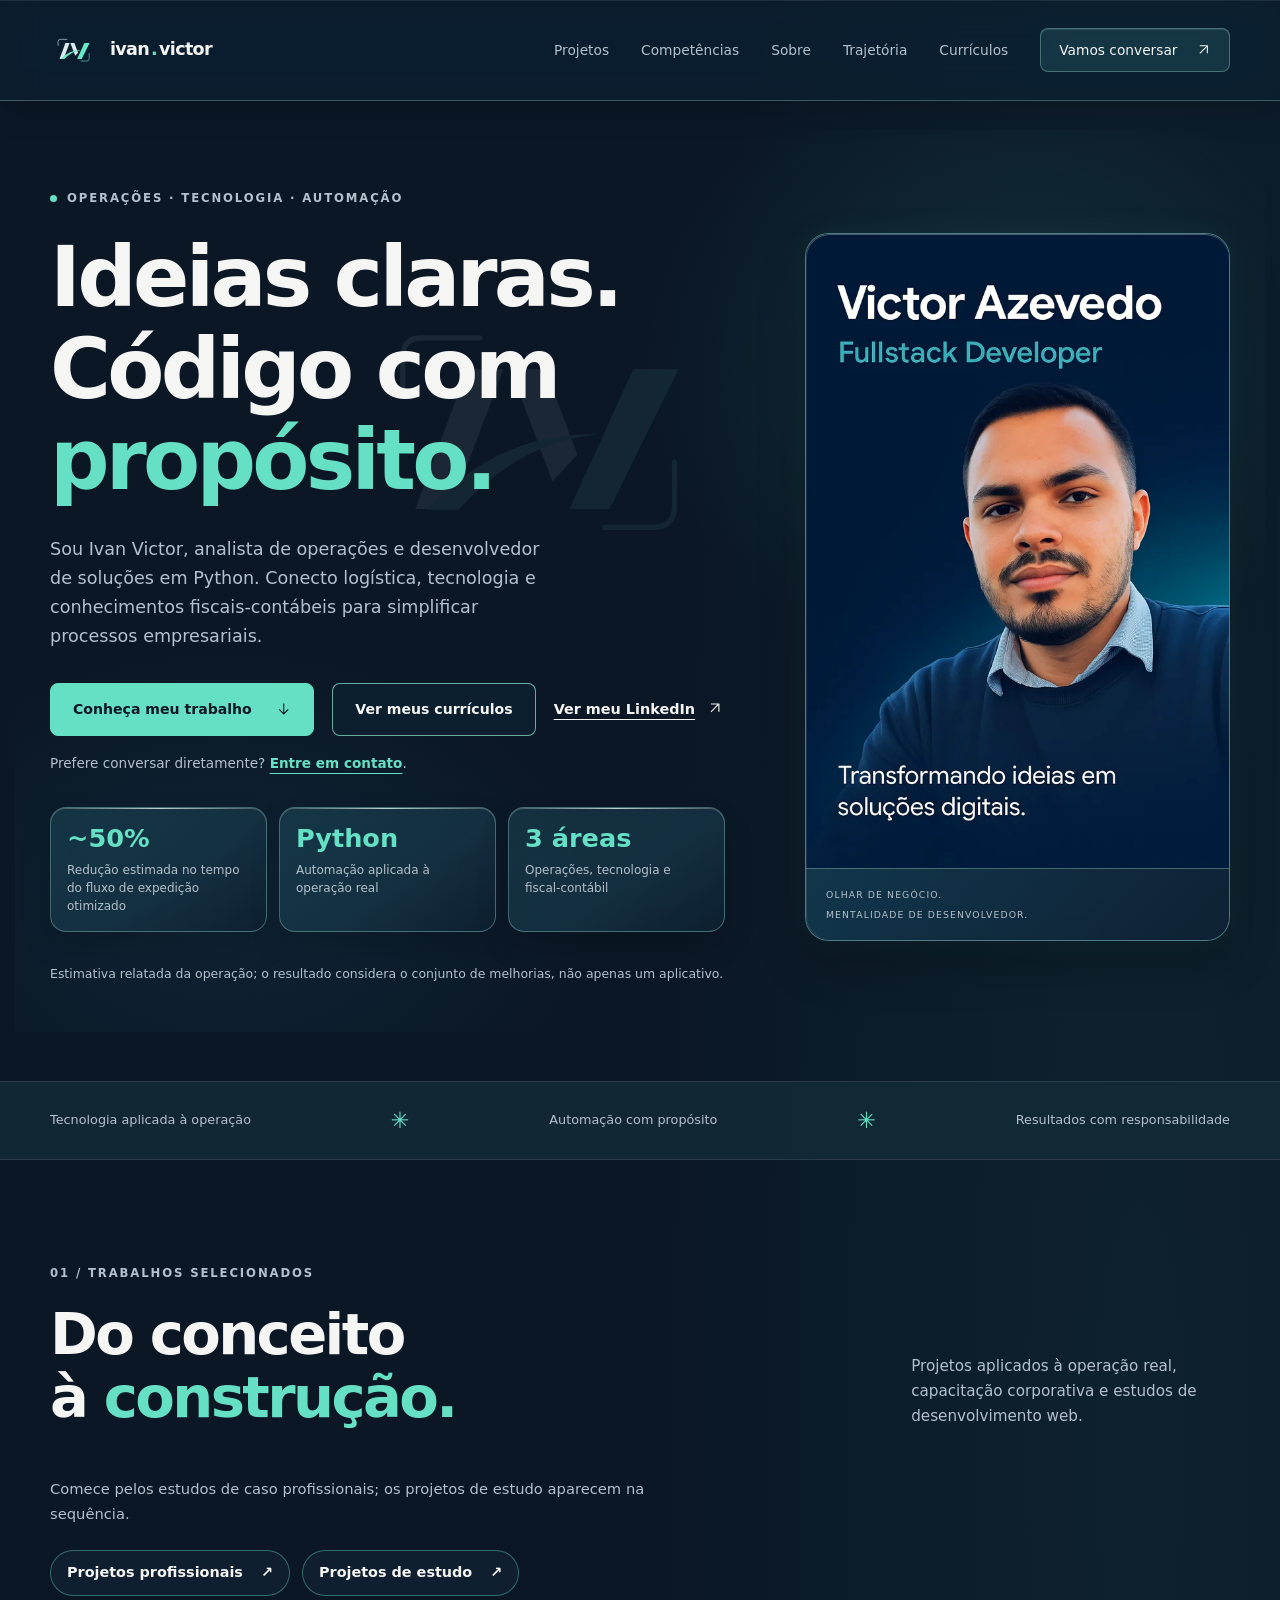
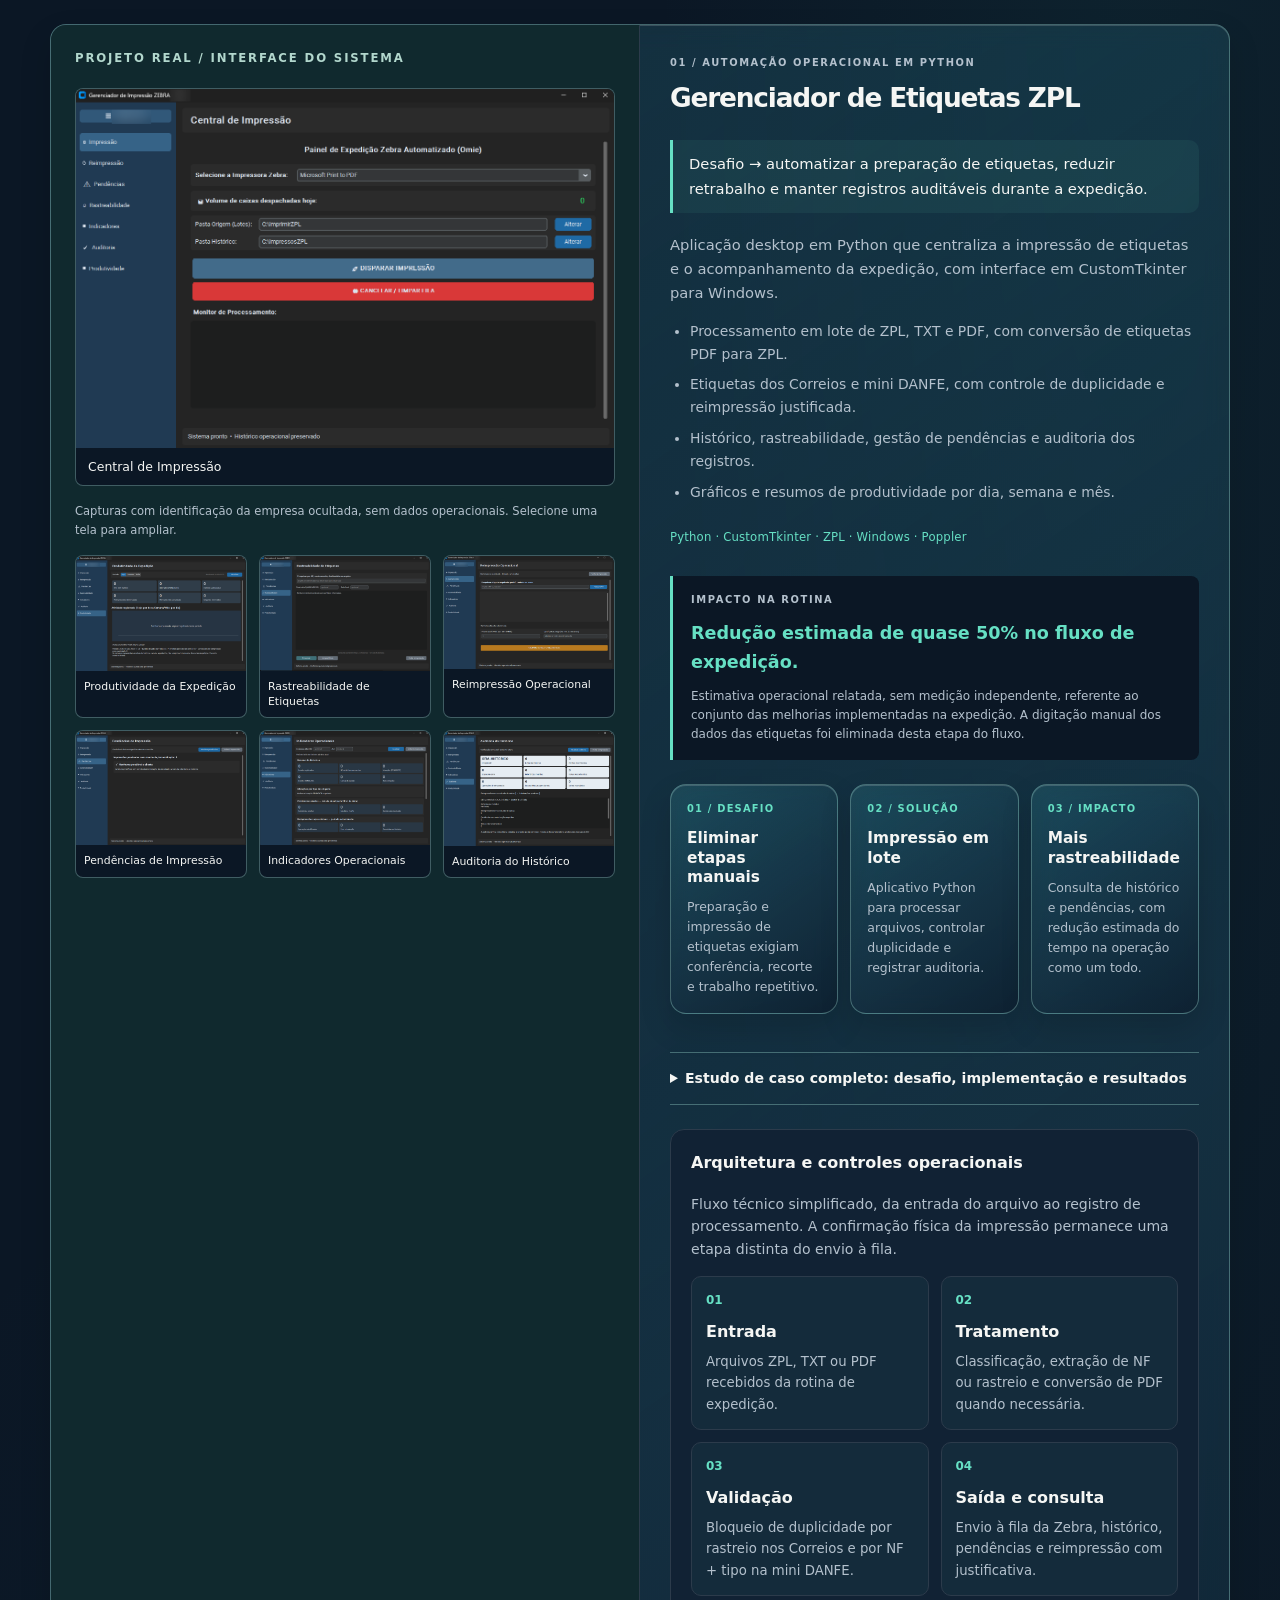
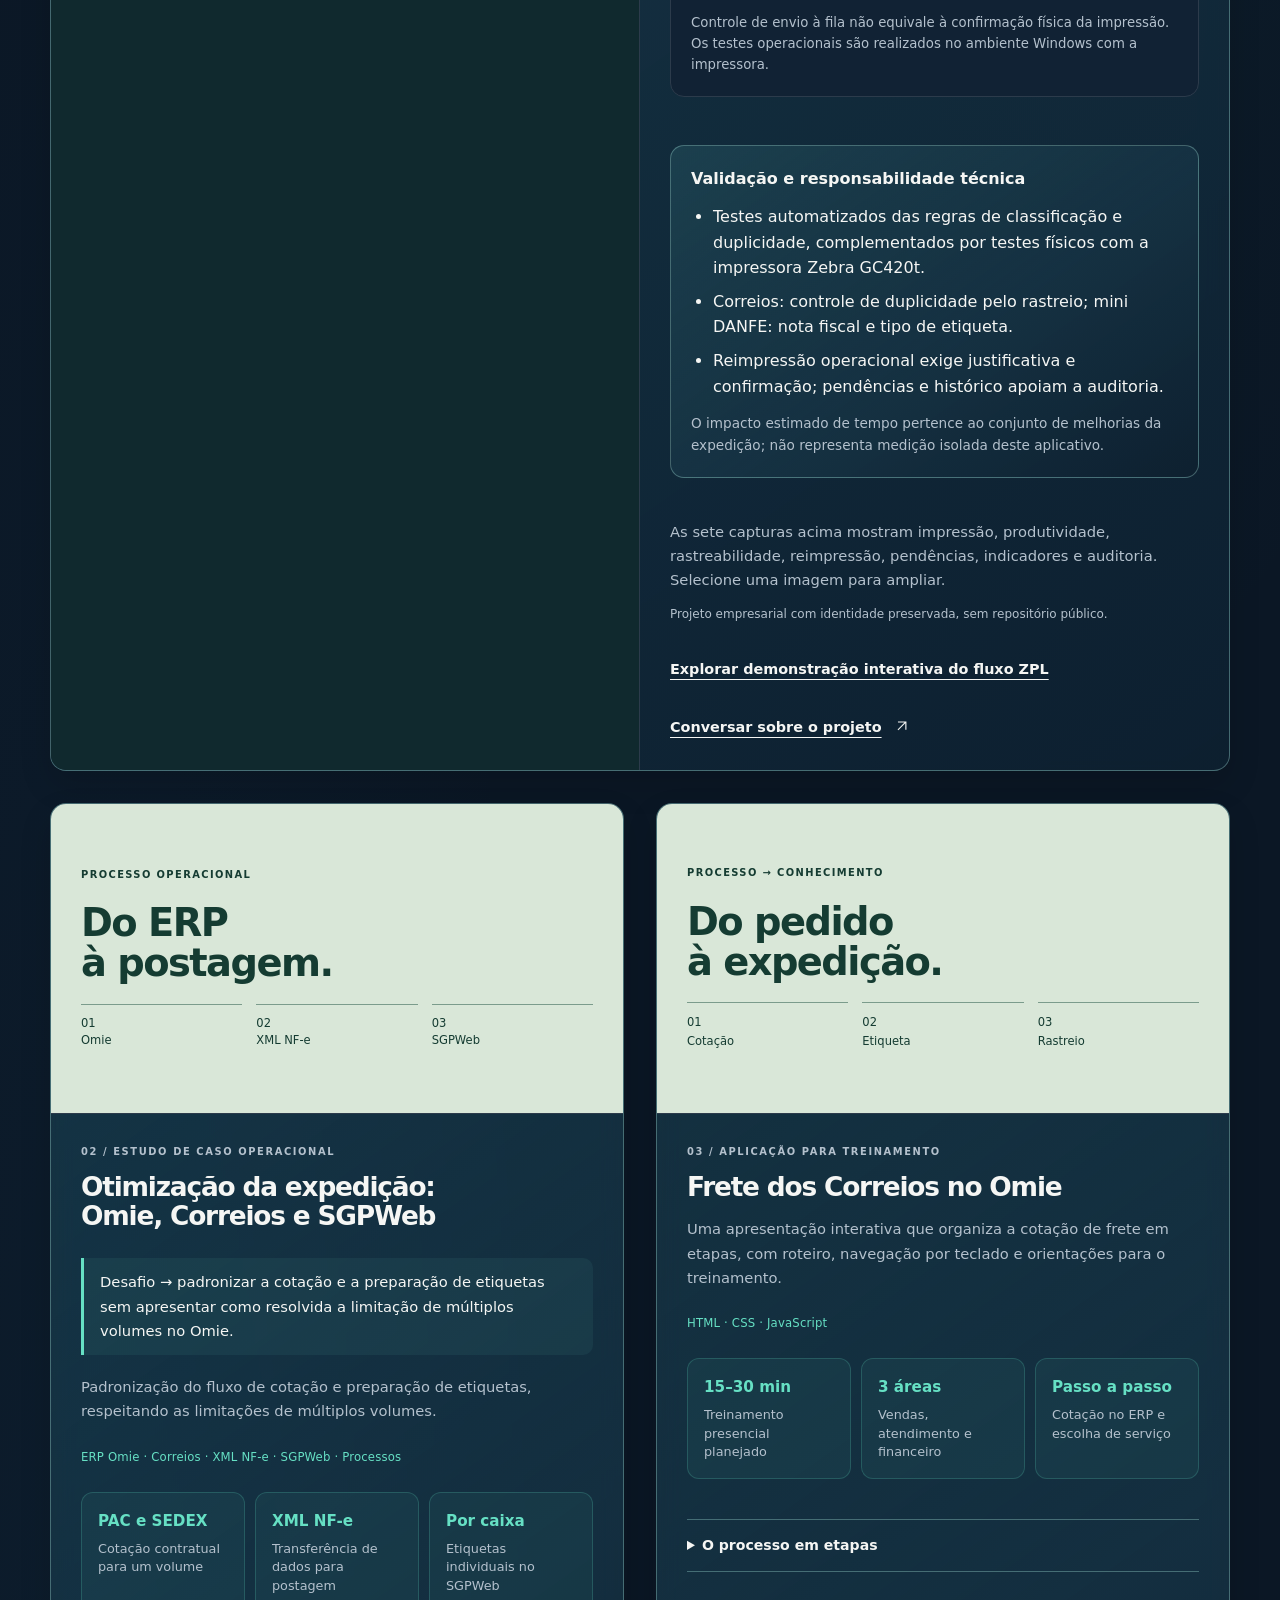
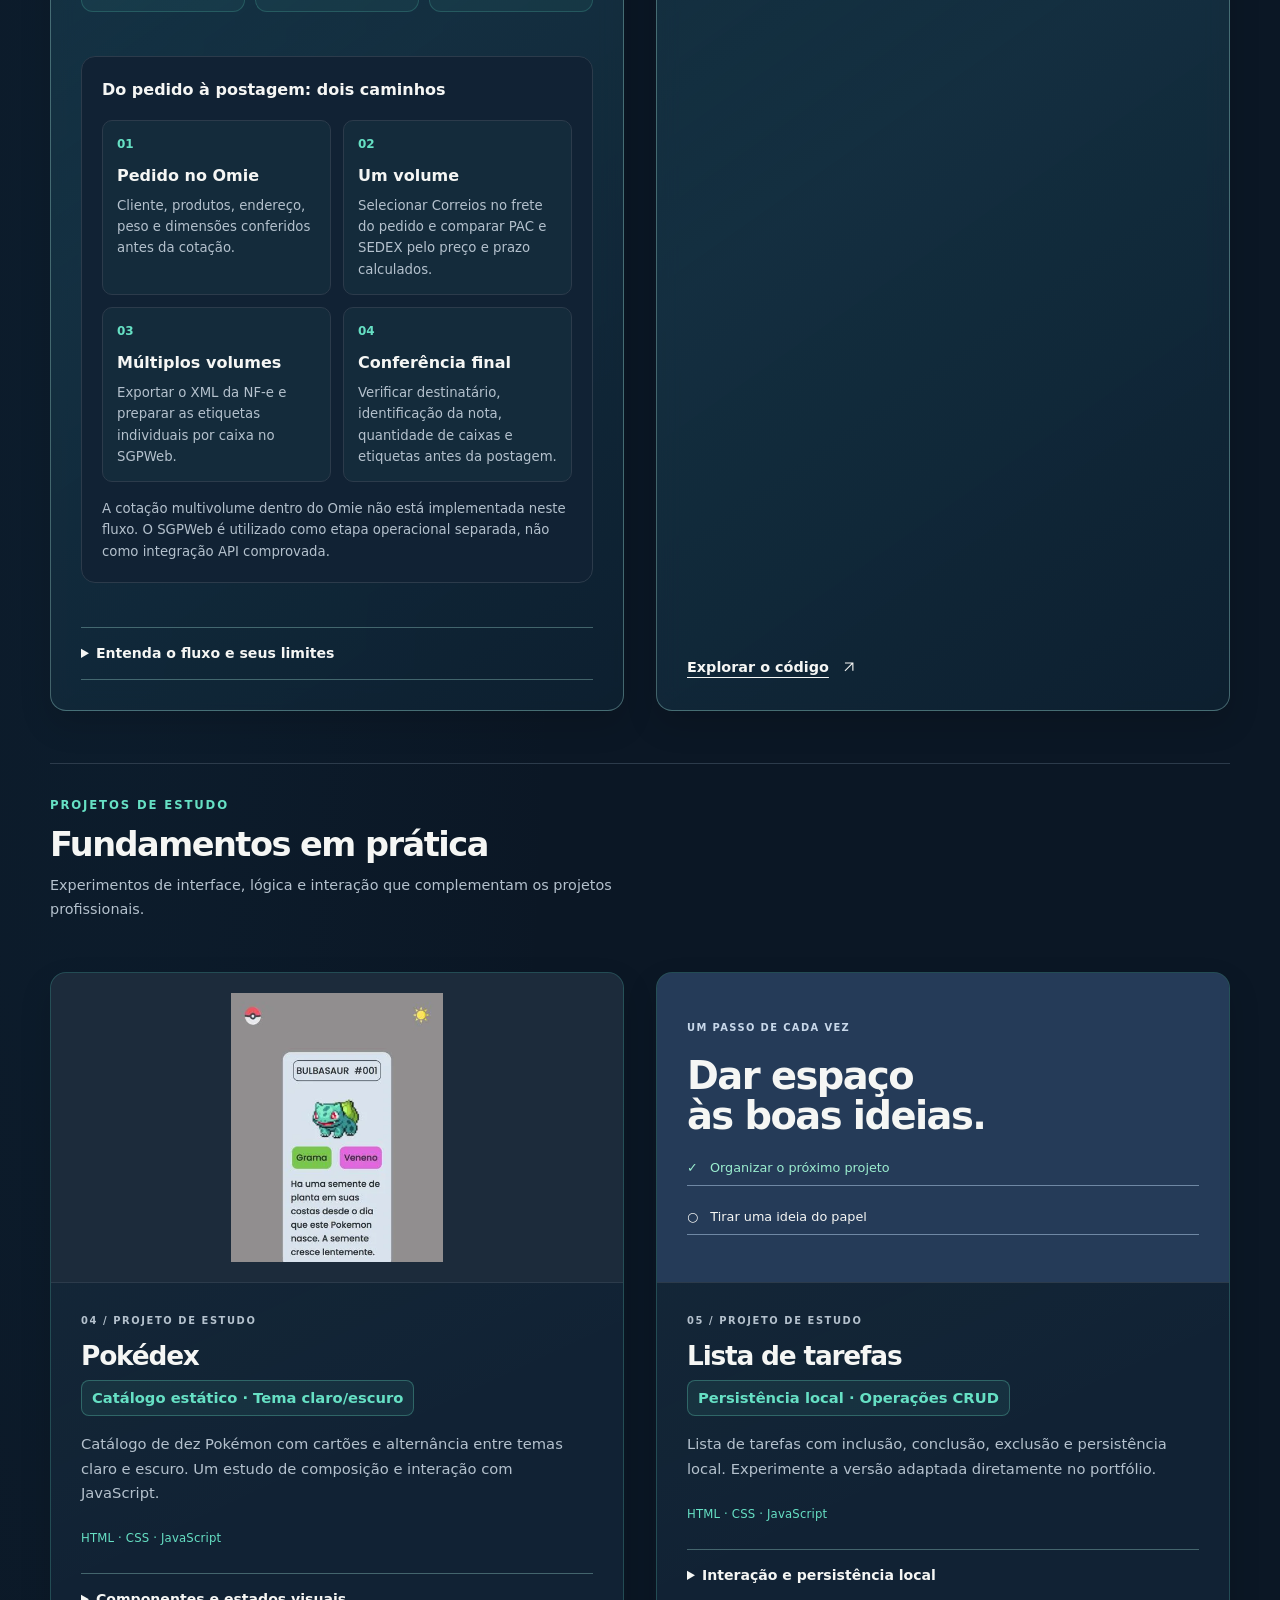
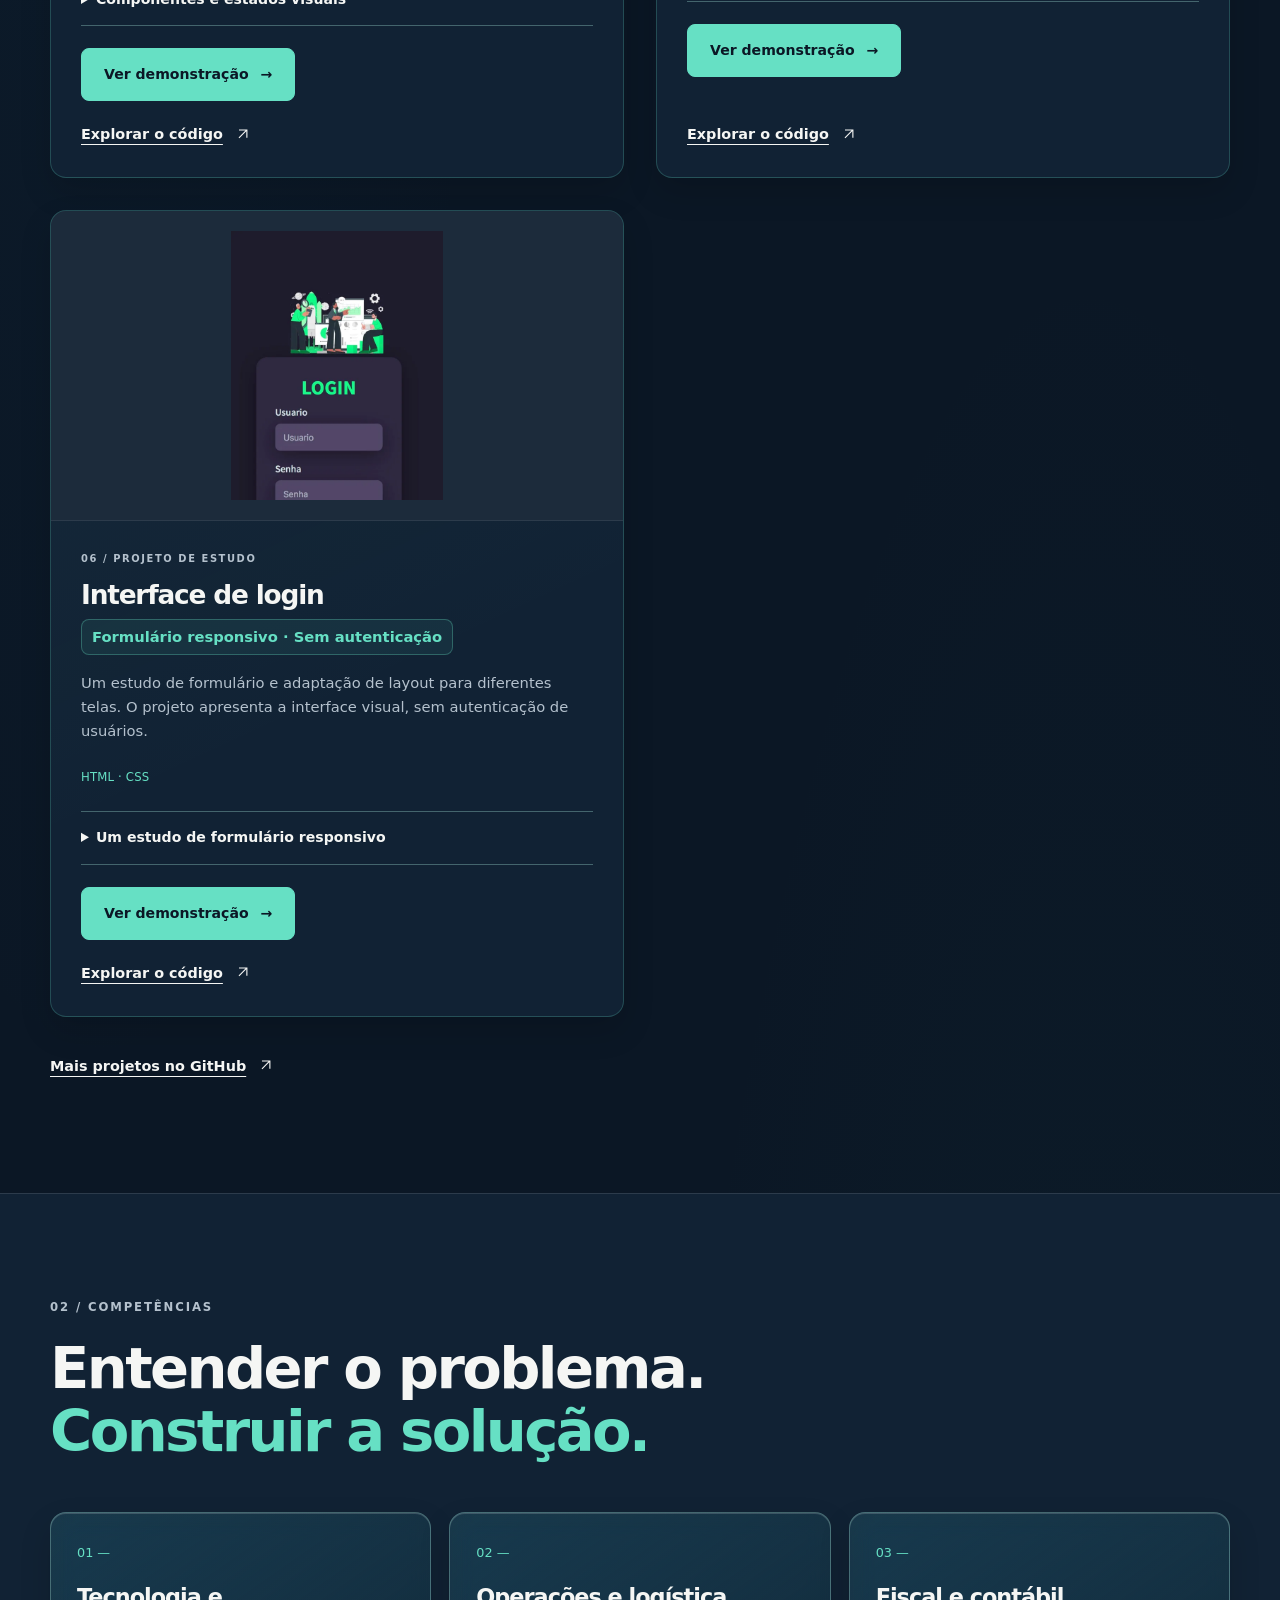
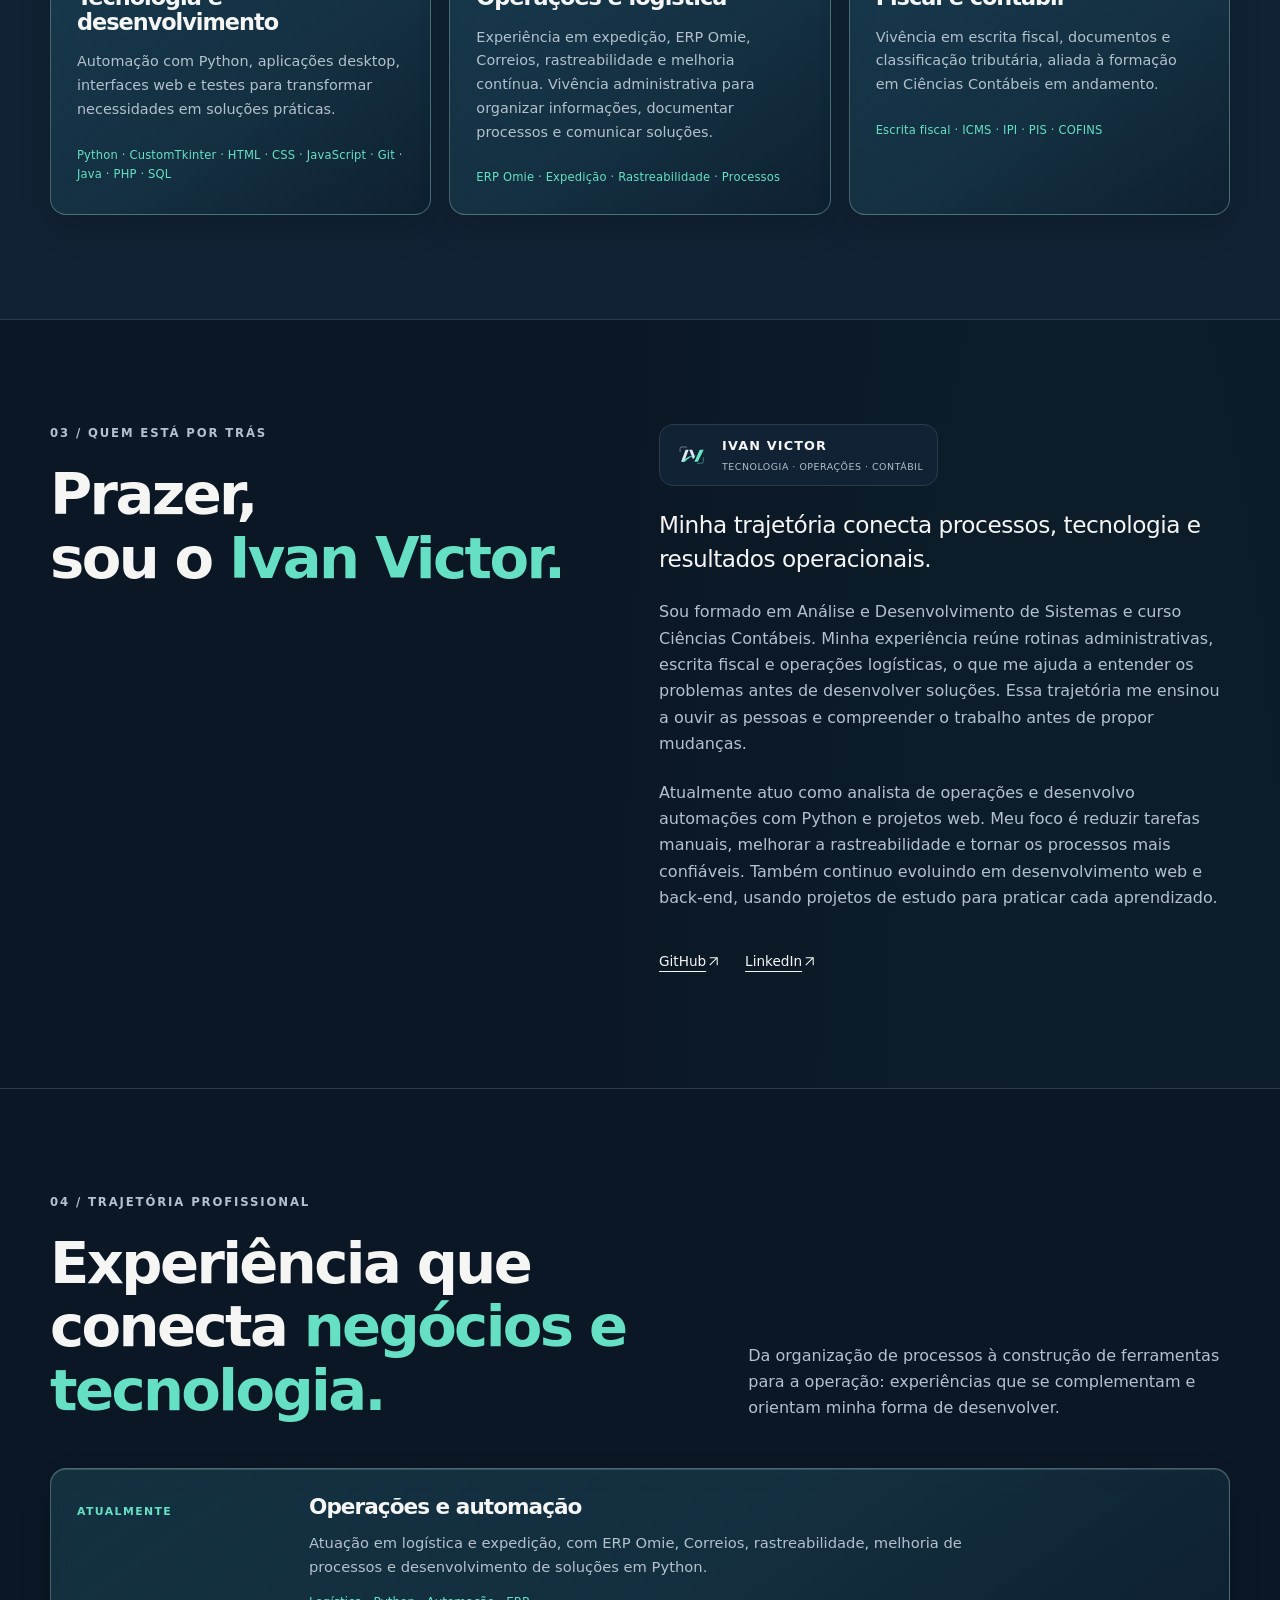
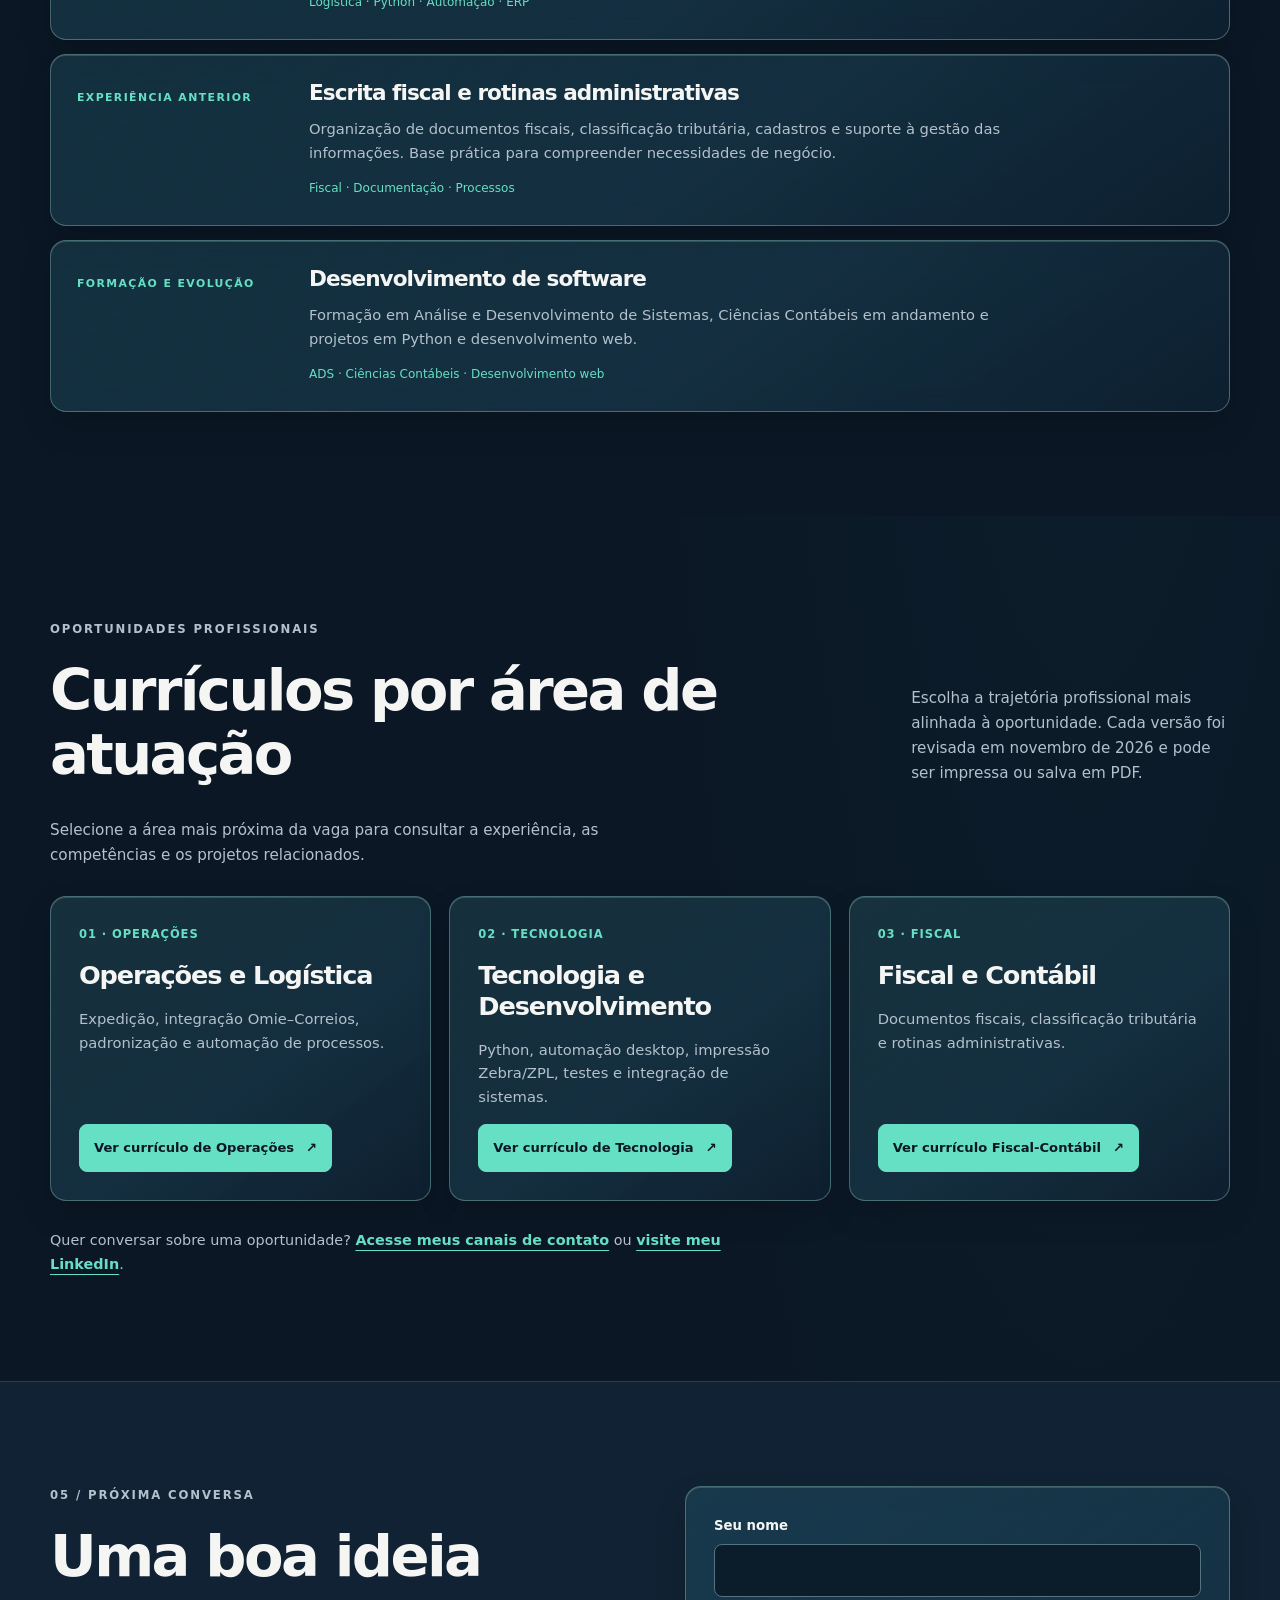
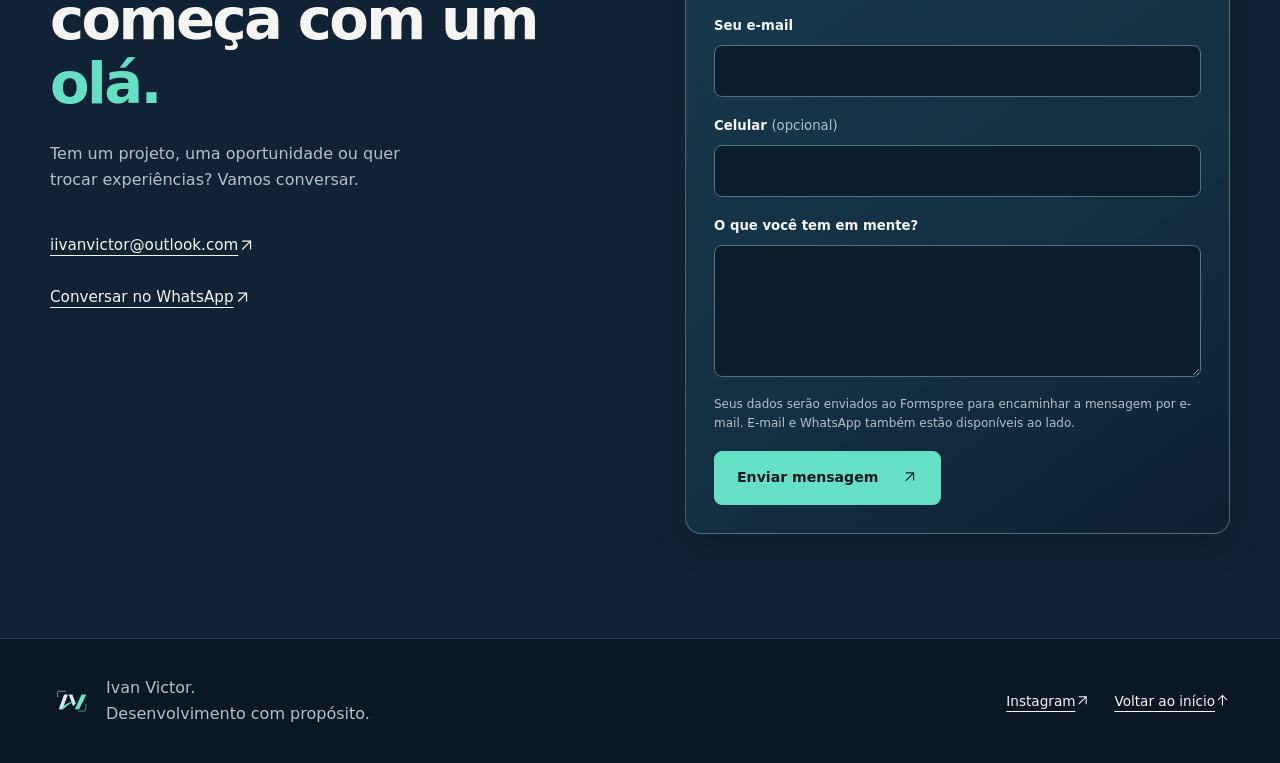
<file: index.html>
<!doctype html>
<html lang="pt-BR">
  <head>
    <meta charset="UTF-8" />
    <meta name="viewport" content="width=device-width, initial-scale=1" />
    <meta
      name="description"
      content="Portfólio de Ivan Victor: automação com Python, operações logísticas, desenvolvimento web e soluções para processos empresariais."
    />
    <meta
      name="impact-site-verification"
      value="1b889614-05c2-479f-802b-80b3dcae54c0"
    />
    <meta name="theme-color" content="#0b1725" />
    <meta property="og:type" content="website" />
    <meta property="og:locale" content="pt_BR" />
    <meta
      property="og:title"
      content="Ivan Victor | Operações, Python e Automação"
    />
    <meta
      property="og:description"
      content="Projetos reais de automação com Python, logística, rastreabilidade e desenvolvimento web."
    />
    <meta property="og:url" content="https://ivannvictor.github.io/portfolio/" />
    <meta property="og:image" content="https://ivannvictor.github.io/portfolio/images/logo_small_victor.png" />
    <meta property="og:image:alt" content="Identidade visual Ivan Victor" />
    <meta name="twitter:card" content="summary" />
    <meta name="twitter:title" content="Ivan Victor | Operações, Python e Automação" />
    <meta name="twitter:description" content="Automações reais em Python, logística, rastreabilidade e projetos web." />
    <meta name="twitter:image" content="https://ivannvictor.github.io/portfolio/images/logo_small_victor.png" />
    <link rel="canonical" href="https://ivannvictor.github.io/portfolio/" />
    <script type="application/ld+json">
      {
        "@context": "https://schema.org",
        "@type": "Person",
        "name": "Ivan Victor",
        "url": "https://ivannvictor.github.io/portfolio/",
        "image": "https://ivannvictor.github.io/portfolio/images/victor-profile.webp",
        "jobTitle": "Analista de operações",
        "knowsAbout": ["Python", "Automação de processos", "Logística", "Desenvolvimento web"],
        "sameAs": [
          "https://github.com/IvannVictor",
          "https://www.linkedin.com/in/ivannvictor/"
        ]
      }
    </script>
    <title>Ivan Victor | Operações, Python e Automação</title>
    <link rel="icon" href="images/ivan-victor-monograma.svg" type="image/svg+xml" />
    <link rel="preload" href="images/victor-profile.webp" as="image" fetchpriority="high" />
    <link rel="stylesheet" href="css/style.css?v=3.9.0" />
    <script>document.documentElement.classList.add("js-enabled");</script>
    <script src="js/menu.js" defer></script>
    <script src="js/contact.js" defer></script>
    <script src="js/reveal.js" defer></script>
    <!-- Cloudflare Web Analytics: estatísticas agregadas, sem eventos de formulário. -->
    <script type="module" src="https://static.cloudflareinsights.com/beacon.min.js" data-cf-beacon='{"token":"cb11bd01f1c04f13ba7f77d34c35f95b"}'></script>
  </head>
  <body>
    <a class="skip-link" href="#conteudo">Pular para o conteúdo</a>
    <header class="site-header">
      <div class="container header-inner">
        <a class="brand brand-refined" href="#inicio" aria-label="Ivan Victor, início"
          ><img
            src="images/ivan-victor-monograma.svg"
            decoding="async"
            width="48"
            height="48"
            alt=""
          /><span>ivan<span class="accent">.</span>victor</span></a
        >
        <button
          class="menu-toggle"
          type="button"
          aria-expanded="false"
          aria-controls="navegacao"
          hidden
        >
          Menu
          <span aria-hidden="true"
            ><svg
              class="icon"
              viewBox="0 0 24 24"
              fill="none"
              stroke="currentColor"
              stroke-width="1.7"
              aria-hidden="true"
            >
              <path d="M4 6h16M4 12h16M4 18h16" /></svg
          ></span>
        </button>
        <nav id="navegacao" aria-label="Navegação principal">
          <a href="#projetos">Projetos</a
          ><a href="#competencias">Competências</a><a href="#sobre">Sobre</a><a href="#trajetoria">Trajetória</a><a href="#curriculos">Currículos</a
          ><a class="nav-contact" href="#contato"
            >Vamos conversar
            <span aria-hidden="true"
              ><svg
                class="icon"
                viewBox="0 0 24 24"
                fill="none"
                stroke="currentColor"
                stroke-width="1.7"
                aria-hidden="true"
              >
                <path d="M6 18 18 6M6 6h12v12" /></svg></span
          ></a>
        </nav>
      </div>
    </header>
    <main id="conteudo" tabindex="-1">
      <section class="hero container" id="inicio" aria-labelledby="hero-title">
        <div class="hero-copy">
          <img class="hero-brand-watermark" src="images/ivan-victor-monograma.svg" alt="" aria-hidden="true" width="460" height="460" decoding="async" />
          <p class="eyebrow">
            <span class="dot" aria-hidden="true"></span> OPERAÇÕES · TECNOLOGIA · AUTOMAÇÃO
          </p>
          <h1 id="hero-title">
            Ideias claras.<br />Código com<br /><span class="accent"
              >propósito.</span
            >
          </h1>
          <p class="intro">
            Sou Ivan Victor, analista de operações e desenvolvedor de soluções em Python. Conecto logística, tecnologia e conhecimentos fiscais-contábeis para simplificar processos empresariais.
          </p>
          <div class="actions">
            <a class="button" href="#projetos"
              >Conheça meu trabalho
              <span aria-hidden="true"
                ><svg
                  class="icon"
                  viewBox="0 0 24 24"
                  fill="none"
                  stroke="currentColor"
                  stroke-width="1.7"
                  aria-hidden="true"
                >
                  <path d="M12 4v16m-7-7 7 7 7-7" /></svg></span></a
            ><a class="button button-secondary" href="#curriculos">Ver meus currículos</a
            ><a class="text-link" href="https://www.linkedin.com/in/ivannvictor/" target="_blank" rel="noopener noreferrer"
              >Ver meu LinkedIn
              <span aria-hidden="true"
                ><svg
                  class="icon"
                  viewBox="0 0 24 24"
                  fill="none"
                  stroke="currentColor"
                  stroke-width="1.7"
                  aria-hidden="true"
                >
                  <path d="M6 18 18 6M6 6h12v12" /></svg></span
            ></a>
          </div>
          <p class="hero-shortcut">Prefere conversar diretamente? <a href="#contato">Entre em contato</a>.</p>
          <div class="hero-metrics" aria-label="Destaques profissionais"><div><strong>~50%</strong><span>Redução estimada no tempo do fluxo de expedição otimizado</span></div><div><strong>Python</strong><span>Automação aplicada à operação real</span></div><div><strong>3 áreas</strong><span>Operações, tecnologia e fiscal-contábil</span></div></div><p class="hero-note">Estimativa relatada da operação; o resultado considera o conjunto de melhorias, não apenas um aplicativo.</p>
        </div>
        <div class="portrait">
          <img
            src="images/victor-profile.webp"
            loading="eager"
            decoding="async"
            width="640"
            height="960"
            fetchpriority="high"
            alt="Retrato de Ivan Victor, profissional de operações e desenvolvimento de software"
          />
          <div class="portrait-caption">
            <span>OLHAR DE NEGÓCIO.</span
            ><span>MENTALIDADE DE DESENVOLVEDOR.</span>
          </div>
        </div>
      </section>
      <div class="principles">
        <div class="container">
          <span>Tecnologia aplicada à operação</span><span aria-hidden="true">✳</span
          ><span>Automação com propósito</span><span aria-hidden="true">✳</span
          ><span>Resultados com responsabilidade</span>
        </div>
      </div>
      <section
        class="section container"
        id="projetos"
        aria-labelledby="projects-title"
      >
        <div class="section-heading">
          <div>
            <p class="eyebrow">01 / TRABALHOS SELECIONADOS</p>
            <h2 id="projects-title">
              Do conceito<br />à <span class="accent">construção.</span>
            </h2>
          </div>
          <p>
            Projetos aplicados à operação real, capacitação corporativa e estudos de desenvolvimento web.
          </p>
        </div>
        <p class="projects-intro">Comece pelos estudos de caso profissionais; os projetos de estudo aparecem na sequência.</p>
        <nav class="project-jump" aria-label="Explorar categorias de projetos">
          <a href="#projetos-profissionais">Projetos profissionais <span aria-hidden="true">↗</span></a>
          <a href="#projetos-estudo">Projetos de estudo <span aria-hidden="true">↗</span></a>
        </nav>
        <div class="projects">
          <article class="project featured" id="projetos-profissionais">
            <div
              class="zpl-gallery"
              aria-label="Telas do Gerenciador de Etiquetas ZPL"
            >
              <p class="eyebrow">PROJETO REAL / INTERFACE DO SISTEMA</p>
              <a
                class="gallery-link"
                href="images/zpl/impressao.png"
                data-title="Central de Impressão"
                data-caption="Seleção de impressora, pastas de lotes e monitor de processamento."
                ><img
                  src="images/zpl/impressao.png"
                  width="1174"
                  height="783"
                  loading="lazy"
                  decoding="async"
                  fetchpriority="low"
                  alt="Central de Impressão do Gerenciador de Etiquetas ZPL"
                /><span>Central de Impressão</span
                ><span class="sr-only"> — ampliar captura</span></a
              >
              <p class="gallery-note">
                Capturas com identificação da empresa ocultada, sem dados
                operacionais. Selecione uma tela para ampliar.
              </p>
              <div class="gallery-thumbnails">
                <a
                  class="gallery-link"
                  href="images/zpl/produtividade.png"
                  data-title="Produtividade da Expedição"
                  data-caption="Resumo de atividade com filtros Hoje, Semana e Mês, sem registros no período."
                  ><img
                    src="images/zpl/produtividade.png"
                    width="1171"
                    height="789"
                    loading="lazy"
                    decoding="async"
                    fetchpriority="low"
                    alt="Produtividade da Expedição do Gerenciador de Etiquetas ZPL"
                  /><span>Produtividade da Expedição</span
                  ><span class="sr-only"> — ampliar captura</span></a
                ><a
                  class="gallery-link"
                  href="images/zpl/rastreabilidade.png"
                  data-title="Rastreabilidade de Etiquetas"
                  data-caption="Consulta por NF, rastreamento, destinatário ou arquivo, com filtros de data."
                  ><img
                    src="images/zpl/rastreabilidade.png"
                    width="1176"
                    height="792"
                    loading="lazy"
                    decoding="async"
                    fetchpriority="low"
                    alt="Rastreabilidade de Etiquetas do Gerenciador de Etiquetas ZPL"
                  /><span>Rastreabilidade de Etiquetas</span
                  ><span class="sr-only"> — ampliar captura</span></a
                ><a
                  class="gallery-link"
                  href="images/zpl/reimpressao.png"
                  data-title="Reimpressão Operacional"
                  data-caption="Pesquisa de etiquetas arquivadas, seleção de volume e justificativa de reimpressão."
                  ><img
                    src="images/zpl/reimpressao.png"
                    width="1174"
                    height="781"
                    loading="lazy"
                    decoding="async"
                    fetchpriority="low"
                    alt="Reimpressão Operacional do Gerenciador de Etiquetas ZPL"
                  /><span>Reimpressão Operacional</span
                  ><span class="sr-only"> — ampliar captura</span></a
                ><a
                  class="gallery-link"
                  href="images/zpl/pendencias.png"
                  data-title="Pendências de Impressão"
                  data-caption="Área de análise e reconciliação de pendências, sem pendências abertas na captura."
                  ><img
                    src="images/zpl/pendencias.png"
                    width="1171"
                    height="786"
                    loading="lazy"
                    decoding="async"
                    fetchpriority="low"
                    alt="Pendências de Impressão do Gerenciador de Etiquetas ZPL"
                  /><span>Pendências de Impressão</span
                  ><span class="sr-only"> — ampliar captura</span></a
                ><a
                  class="gallery-link"
                  href="images/zpl/indicadores.png"
                  data-title="Indicadores Operacionais"
                  data-caption="Resumo de eventos, pendências e reimpressões, com contadores zerados."
                  ><img
                    src="images/zpl/indicadores.png"
                    width="1179"
                    height="788"
                    loading="lazy"
                    decoding="async"
                    fetchpriority="low"
                    alt="Indicadores Operacionais do Gerenciador de Etiquetas ZPL"
                  /><span>Indicadores Operacionais</span
                  ><span class="sr-only"> — ampliar captura</span></a
                ><a
                  class="gallery-link"
                  href="images/zpl/auditoria.png"
                  data-title="Auditoria do Histórico"
                  data-caption="Consulta de integridade estrutural e referências, exibindo ausência de histórico."
                  ><img
                    src="images/zpl/auditoria.png"
                    width="1170"
                    height="788"
                    loading="lazy"
                    decoding="async"
                    fetchpriority="low"
                    alt="Auditoria do Histórico do Gerenciador de Etiquetas ZPL"
                  /><span>Auditoria do Histórico</span
                  ><span class="sr-only"> — ampliar captura</span></a
                >
              </div>
            </div>
            <div class="project-body">
              <p class="eyebrow">01 / AUTOMAÇÃO OPERACIONAL EM PYTHON</p>
              <h3>Gerenciador de Etiquetas ZPL</h3><p class="case-lead">Desafio → automatizar a preparação de etiquetas, reduzir retrabalho e manter registros auditáveis durante a expedição.</p>
              <p>
                Aplicação desktop em Python que centraliza a impressão de
                etiquetas e o acompanhamento da expedição, com interface em
                CustomTkinter para Windows.
              </p>
              <ul class="project-features">
                <li>
                  Processamento em lote de ZPL, TXT e PDF, com conversão de
                  etiquetas PDF para ZPL.
                </li>
                <li>
                  Etiquetas dos Correios e mini DANFE, com controle de
                  duplicidade e reimpressão justificada.
                </li>
                <li>
                  Histórico, rastreabilidade, gestão de pendências e auditoria
                  dos registros.
                </li>
                <li>
                  Gráficos e resumos de produtividade por dia, semana e mês.
                </li>
              </ul>
              <p class="stack">
                Python · CustomTkinter · ZPL · Windows · Poppler
              </p>
              <div class="case-result">
                <p class="eyebrow">IMPACTO NA ROTINA</p>
                <p>
                  <strong
                    >Redução estimada de quase 50% no fluxo de expedição.</strong
                  >
                </p>
                <p>
                  Estimativa operacional relatada, sem medição independente, referente ao conjunto das melhorias implementadas na expedição. A digitação manual dos dados das etiquetas foi eliminada desta etapa do fluxo.
                </p>
              </div>
              <div class="case-journey" aria-label="Resumo do estudo de caso">
                <div><span class="case-step">01 / DESAFIO</span><h4>Eliminar etapas manuais</h4><p>Preparação e impressão de etiquetas exigiam conferência, recorte e trabalho repetitivo.</p></div>
                <div><span class="case-step">02 / SOLUÇÃO</span><h4>Impressão em lote</h4><p>Aplicativo Python para processar arquivos, controlar duplicidade e registrar auditoria.</p></div>
                <div><span class="case-step">03 / IMPACTO</span><h4>Mais rastreabilidade</h4><p>Consulta de histórico e pendências, com redução estimada do tempo na operação como um todo.</p></div>
              </div>
              <details class="case-details">
                <summary>Estudo de caso completo: desafio, implementação e resultados</summary>
                <div>
                  <p>
                    <strong>Antes.</strong> A equipe montava etiquetas com dados
                    das notas fiscais, imprimia documentos em papel, recortava e
                    fixava as etiquetas nas caixas com fita. A preparação manual
                    ocupava parte importante da rotina de expedição.
                  </p>
                  <p>
                    <strong>Minha contribuição.</strong> Desenvolvi a solução
                    individualmente, com apoio de inteligência artificial, a
                    partir das necessidades reais da empresa. Fiz o levantamento
                    das necessidades e os testes do programa para a operação.
                  </p>
                  <p>
                    <strong>A solução.</strong> Os arquivos de etiquetas são
                    gerados a partir dos dados do ERP Omie e processados em
                    lote. O aplicativo converte PDFs para ZPL, encaminha os
                    trabalhos à impressora e reúne histórico, pendências,
                    reimpressão justificada e indicadores em uma interface
                    desktop.
                  </p>
                  <p>
                    <strong>Decisões técnicas.</strong> Python e CustomTkinter
                    para a interface, win32print para o spooler do Windows e
                    pdf2image com Poppler para a conversão de páginas PDF. O
                    arquivo analisado também utiliza pypdf, Pillow e módulos
                    auxiliares próprios.
                  </p>
                  <p>
                    <strong>Resultado percebido.</strong> A geração de um
                    arquivo único com todas as etiquetas simplificou a
                    impressão. Segundo meu relato da operação, o tempo de
                    expedição caiu quase pela metade e deixaram de ocorrer erros
                    de digitação nessa etapa, pois os dados passaram a vir do
                    ERP.
                  </p>
                  <p>
                    <strong>Uso atual.</strong> Em uso na operação, em um único
                    computador. A evolução em desenvolvimento é uma base de
                    dados compartilhada para atender mais usuários e coordenar o
                    controle de duplicidade; essa capacidade ainda não está
                    disponível.
                  </p>
                  <p>
                    <strong>Limites.</strong> O sistema processa arquivos
                    recebidos, sem integração direta documentada com APIs do
                    Omie ou dos Correios. Registros de envio ao spooler não
                    comprovam impressão física. A análise estática do arquivo
                    principal e dos seis módulos auxiliares não substitui os
                    testes no ambiente Windows.
                  </p>
                </div>
              </details>
              <section class="case-evidence" aria-labelledby="zpl-architecture-title">
                <h4 id="zpl-architecture-title">Arquitetura e controles operacionais</h4><p class="case-context">Fluxo técnico simplificado, da entrada do arquivo ao registro de processamento. A confirmação física da impressão permanece uma etapa distinta do envio à fila.</p>
                <ol class="case-pipeline">
                  <li><strong>Entrada</strong><span>Arquivos ZPL, TXT ou PDF recebidos da rotina de expedição.</span></li>
                  <li><strong>Tratamento</strong><span>Classificação, extração de NF ou rastreio e conversão de PDF quando necessária.</span></li>
                  <li><strong>Validação</strong><span>Bloqueio de duplicidade por rastreio nos Correios e por NF + tipo na mini DANFE.</span></li>
                  <li><strong>Saída e consulta</strong><span>Envio à fila da Zebra, histórico, pendências e reimpressão com justificativa.</span></li>
                </ol>
                <p class="case-caveat">Controle de envio à fila não equivale à confirmação física da impressão. Os testes operacionais são realizados no ambiente Windows com a impressora.</p>
              </section>
              <div class="case-verification" aria-label="Evidências de validação do projeto ZPL"><h4>Validação e responsabilidade técnica</h4><ul><li>Testes automatizados das regras de classificação e duplicidade, complementados por testes físicos com a impressora Zebra GC420t.</li><li>Correios: controle de duplicidade pelo rastreio; mini DANFE: nota fiscal e tipo de etiqueta.</li><li>Reimpressão operacional exige justificativa e confirmação; pendências e histórico apoiam a auditoria.</li></ul><p>O impacto estimado de tempo pertence ao conjunto de melhorias da expedição; não representa medição isolada deste aplicativo.</p></div><p class="case-caption">As sete capturas acima mostram impressão, produtividade, rastreabilidade, reimpressão, pendências, indicadores e auditoria. Selecione uma imagem para ampliar.</p>
              <p class="project-availability">
                Projeto empresarial com identidade preservada, sem repositório
                público.
              </p>
              <a class="text-link" href="demos/zpl/index.html">Explorar demonstração interativa do fluxo ZPL</a>
              <a class="text-link" href="#contato"
                >Conversar sobre o projeto
                <span aria-hidden="true"
                  ><svg
                    class="icon"
                    viewBox="0 0 24 24"
                    fill="none"
                    stroke="currentColor"
                    stroke-width="1.7"
                    aria-hidden="true"
                  >
                    <path d="M6 18 18 6M6 6h12v12" /></svg></span
              ></a>
            </div>
          </article>
          <article class="project process-case">
            <div class="project-art training process-art" aria-hidden="true"><span>PROCESSO OPERACIONAL</span><strong>Do ERP<br />à postagem.</strong><div class="flow"><span>01<br />Omie</span><span>02<br />XML NF-e</span><span>03<br />SGPWeb</span></div></div>
            <div class="project-body"><p class="eyebrow">02 / Estudo de caso operacional</p><h3>Otimização da expedição: Omie, Correios e SGPWeb</h3><p class="case-lead">Desafio → padronizar a cotação e a preparação de etiquetas sem apresentar como resolvida a limitação de múltiplos volumes no Omie.</p><p>Padronização do fluxo de cotação e preparação de etiquetas, respeitando as limitações de múltiplos volumes.</p><p class="stack">ERP Omie · Correios · XML NF-e · SGPWeb · Processos</p><div class="case-highlights" aria-label="Destaques do processo"><div><strong>PAC e SEDEX</strong><span>Cotação contratual para um volume</span></div><div><strong>XML NF-e</strong><span>Transferência de dados para postagem</span></div><div><strong>Por caixa</strong><span>Etiquetas individuais no SGPWeb</span></div></div><section class="case-evidence" aria-labelledby="omie-architecture-title"><h4 id="omie-architecture-title">Do pedido à postagem: dois caminhos</h4><ol class="case-pipeline"><li><strong>Pedido no Omie</strong><span>Cliente, produtos, endereço, peso e dimensões conferidos antes da cotação.</span></li><li><strong>Um volume</strong><span>Selecionar Correios no frete do pedido e comparar PAC e SEDEX pelo preço e prazo calculados.</span></li><li><strong>Múltiplos volumes</strong><span>Exportar o XML da NF-e e preparar as etiquetas individuais por caixa no SGPWeb.</span></li><li><strong>Conferência final</strong><span>Verificar destinatário, identificação da nota, quantidade de caixas e etiquetas antes da postagem.</span></li></ol><p class="case-caveat">A cotação multivolume dentro do Omie não está implementada neste fluxo. O SGPWeb é utilizado como etapa operacional separada, não como integração API comprovada.</p></section><details class="case-details"><summary>Entenda o fluxo e seus limites</summary><div><p><strong>Um volume.</strong> Cotação de PAC e SEDEX pela integração configurada entre Omie e Correios.</p><p><strong>Múltiplos volumes.</strong> O Omie não conclui a cotação multivolume no fluxo utilizado. A NF-e é exportada em XML e importada no SGPWeb para preparar etiquetas individuais por caixa, reduzindo a redigitação.</p><p><strong>Resultado.</strong> O conjunto das melhorias de expedição trouxe redução estimada de aproximadamente 50% no tempo por pedido, segundo relato operacional, sem medição independente.</p><p><strong>Critério operacional.</strong> Para um volume, comparar preço e prazo de PAC e SEDEX no pedido. Para mais de uma caixa, preparar as etiquetas individualmente no SGPWeb e conferir os volumes antes da expedição.</p><p><strong>Ponto de controle.</strong> Conferir endereço, quantidade de caixas e identificação da nota antes de concluir a postagem; a transferência por XML reduz redigitação, mas não elimina a conferência.</p><p><strong>Limite.</strong> Este estudo descreve um processo operacional, não uma integração API multivolume dentro do Omie.</p></div></details></div>
          </article>
          <article class="project">
            <div class="project-art training" aria-hidden="true">
              <span>PROCESSO → CONHECIMENTO</span
              ><strong>Do pedido<br />à expedição.</strong>
              <div class="flow">
                <span>01<br />Cotação</span><span>02<br />Etiqueta</span
                ><span>03<br />Rastreio</span>
              </div>
            </div>
            <div class="project-body">
              <p class="eyebrow">03 / Aplicação para treinamento</p>
              <h3>Frete dos Correios no Omie</h3>
              <p>
                Uma apresentação interativa que organiza a cotação de frete em
                etapas, com roteiro, navegação por teclado e orientações para o
                treinamento.
              </p>
              <p class="stack">HTML · CSS · JavaScript</p><div class="case-highlights" aria-label="Destaques do treinamento"><div><strong>15–30 min</strong><span>Treinamento presencial planejado</span></div><div><strong>3 áreas</strong><span>Vendas, atendimento e financeiro</span></div><div><strong>Passo a passo</strong><span>Cotação no ERP e escolha de serviço</span></div></div>
              <details class="case-details">
                <summary>O processo em etapas</summary>
                <div>
                  <p>
                    Uma apresentação web para explicar a cotação de frete no
                    Omie por meio de roteiro, passos visuais e navegação por
                    teclado.
                  </p>
                  <p>
                    O foco é orientar o uso do ERP; não implementa cálculo de
                    frete ou postagem via API. A apresentação original contém
                    identidade empresarial, por isso não foi incorporada como
                    demonstração pública neste portfólio.
                  </p>
                </div>
              </details>
              <a
                class="text-link"
                href="https://github.com/IvannVictor/treinamentofreteomie"
                target="_blank"
                rel="noopener noreferrer"
                >Explorar o código
                <span aria-hidden="true"
                  ><svg
                    class="icon"
                    viewBox="0 0 24 24"
                    fill="none"
                    stroke="currentColor"
                    stroke-width="1.7"
                    aria-hidden="true"
                  >
                    <path d="M6 18 18 6M6 6h12v12" /></svg></span
                ><span class="sr-only">
                  de Frete dos Correios no Omie (abre em nova aba)</span
                ></a
              >
            </div>
          </article>
          <div class="study-divider" id="projetos-estudo" role="group" aria-label="Projetos de estudo"><p class="eyebrow">PROJETOS DE ESTUDO</p><h3>Fundamentos em prática</h3><p>Experimentos de interface, lógica e interação que complementam os projetos profissionais.</p></div>
          <article class="project study-card">
            <img
              class="project-art"
              src="images/pokedex-preview.webp"
              width="373"
              height="472"
              loading="lazy"
              decoding="async"
              fetchpriority="low"
              alt="Prévia da Pokédex com o cartão do Bulbasaur"
            />
            <div class="project-body">
              <p class="eyebrow">04 / Projeto de estudo</p>
              <h3>Pokédex</h3>
              <p class="study-capability">Catálogo estático · Tema claro/escuro</p>
              <p>
                Catálogo de dez Pokémon com cartões e alternância entre temas
                claro e escuro. Um estudo de composição e interação com
                JavaScript.
              </p>
              <p class="stack">HTML · CSS · JavaScript</p>
              <details class="case-details">
                <summary>Componentes e estados visuais</summary>
                <div>
                  <p>
                    Catálogo de dez Pokémon com cartões, imagens locais, tipos e
                    descrições. O visitante pode alternar entre os temas claro e
                    escuro.
                  </p>
                  <p>
                    Um estudo de composição responsiva e eventos de interface.
                    Os dados são estáticos; não há consulta a uma API. A
                    demonstração local mantém o conteúdo do projeto e ajusta a
                    marcação e o controle de tema para teclado.
                  </p>
                </div>
              </details>
              <a class="button demo-link" href="demos/pokedex/index.html"
                >Ver demonstração<span class="sr-only"> de Pokédex</span
                ><span aria-hidden="true"> →</span></a
              >
              <a
                class="text-link"
                href="https://github.com/IvannVictor/pokedex"
                target="_blank"
                rel="noopener noreferrer"
                >Explorar o código
                <span aria-hidden="true"
                  ><svg
                    class="icon"
                    viewBox="0 0 24 24"
                    fill="none"
                    stroke="currentColor"
                    stroke-width="1.7"
                    aria-hidden="true"
                  >
                    <path d="M6 18 18 6M6 6h12v12" /></svg></span
                ><span class="sr-only"> de Pokédex (abre em nova aba)</span></a
              >
            </div>
          </article>
          <article class="project study-card">
            <div class="project-art tasks" aria-hidden="true">
              <span>UM PASSO DE CADA VEZ</span
              ><strong>Dar espaço<br />às boas ideias.</strong>
              <div>✓ &nbsp; Organizar o próximo projeto</div>
              <div>○ &nbsp; Tirar uma ideia do papel</div>
            </div>
            <div class="project-body">
              <p class="eyebrow">05 / Projeto de estudo</p>
              <h3>Lista de tarefas</h3>
              <p class="study-capability">Persistência local · Operações CRUD</p>
              <p>
                Lista de tarefas com inclusão, conclusão, exclusão e
                persistência local. Experimente a versão adaptada diretamente no
                portfólio.
              </p>
              <p class="stack">HTML · CSS · JavaScript</p>
              <details class="case-details">
                <summary>Interação e persistência local</summary>
                <div>
                  <p>
                    Adicionar, concluir, reabrir e excluir tarefas, com
                    persistência no navegador.
                  </p>
                  <p>
                    Na cópia de demonstração, corrigi a inserção de texto como
                    HTML, a aceitação de tarefas vazias e os controles
                    dependentes de mouse. O armazenamento tem chave própria e
                    tratamento de falha. Os dados permanecem neste navegador;
                    não há conta nem sincronização.
                  </p>
                </div>
              </details>
              <a class="button demo-link" href="demos/tarefas/index.html"
                >Ver demonstração<span class="sr-only">
                  de Lista de tarefas</span
                ><span aria-hidden="true"> →</span></a
              >
              <a
                class="text-link"
                href="https://github.com/IvannVictor/To-Do-List"
                target="_blank"
                rel="noopener noreferrer"
                >Explorar o código
                <span aria-hidden="true"
                  ><svg
                    class="icon"
                    viewBox="0 0 24 24"
                    fill="none"
                    stroke="currentColor"
                    stroke-width="1.7"
                    aria-hidden="true"
                  >
                    <path d="M6 18 18 6M6 6h12v12" /></svg></span
                ><span class="sr-only">
                  de Lista de tarefas (abre em nova aba)</span
                ></a
              >
            </div>
          </article>
          <article class="project study-card">
            <img
              class="project-art"
              src="images/login-preview.webp"
              width="600"
              height="760"
              loading="lazy"
              decoding="async"
              fetchpriority="low"
              alt="Prévia da interface de login com campos de usuário e senha"
            />
            <div class="project-body">
              <p class="eyebrow">06 / Projeto de estudo</p>
              <h3>Interface de login</h3>
              <p class="study-capability">Formulário responsivo · Sem autenticação</p>
              <p>
                Um estudo de formulário e adaptação de layout para diferentes
                telas. O projeto apresenta a interface visual, sem autenticação
                de usuários.
              </p>
              <p class="stack">HTML · CSS</p>
              <details class="case-details">
                <summary>Um estudo de formulário responsivo</summary>
                <div>
                  <p>
                    Interface visual com campos rotulados e adaptação para
                    diferentes tamanhos de tela.
                  </p>
                  <p>
                    A demonstração corrige o alinhamento do layout, preserva o
                    foco por teclado e deixa explícito que não autentica
                    usuários. O botão apenas exibe uma confirmação local;
                    nenhuma credencial é enviada ou salva.
                  </p>
                </div>
              </details>
              <a class="button demo-link" href="demos/login/index.html"
                >Ver demonstração<span class="sr-only">
                  de Interface de login</span
                ><span aria-hidden="true"> →</span></a
              >
              <a
                class="text-link"
                href="https://github.com/IvannVictor/tela-login-responsiva"
                target="_blank"
                rel="noopener noreferrer"
                >Explorar o código
                <span aria-hidden="true"
                  ><svg
                    class="icon"
                    viewBox="0 0 24 24"
                    fill="none"
                    stroke="currentColor"
                    stroke-width="1.7"
                    aria-hidden="true"
                  >
                    <path d="M6 18 18 6M6 6h12v12" /></svg></span
                ><span class="sr-only">
                  de Interface de login (abre em nova aba)</span
                ></a
              >
            </div>
          </article>
        </div>
        <a
          class="text-link all-projects"
          href="https://github.com/IvannVictor?tab=repositories"
          target="_blank"
          rel="noopener noreferrer"
          >Mais projetos no GitHub
          <span aria-hidden="true"
            ><svg
              class="icon"
              viewBox="0 0 24 24"
              fill="none"
              stroke="currentColor"
              stroke-width="1.7"
              aria-hidden="true"
            >
              <path d="M6 18 18 6M6 6h12v12" /></svg></span
          ><span class="sr-only"> (abre em nova aba)</span></a
        >
      </section>
      <section
        class="expertise section"
        id="competencias"
        aria-labelledby="expertise-title"
      >
        <div class="container">
          <p class="eyebrow">02 / COMPETÊNCIAS</p>
          <h2 id="expertise-title">
            Entender o problema.<br /><span class="accent"
              >Construir a solução.</span
            >
          </h2>
          <div class="expertise-grid">
            <article><span class="card-number">01 —</span><h3>Tecnologia e desenvolvimento</h3><p>Automação com Python, aplicações desktop, interfaces web e testes para transformar necessidades em soluções práticas.</p><p class="stack">Python · CustomTkinter · HTML · CSS · JavaScript · Git · Java · PHP · SQL</p></article>
            <article><span class="card-number">02 —</span><h3>Operações e logística</h3><p>Experiência em expedição, ERP Omie, Correios, rastreabilidade e melhoria contínua. Vivência administrativa para organizar informações, documentar processos e comunicar soluções.</p><p class="stack">ERP Omie · Expedição · Rastreabilidade · Processos</p></article>
            <article><span class="card-number">03 —</span><h3>Fiscal e contábil</h3><p>Vivência em escrita fiscal, documentos e classificação tributária, aliada à formação em Ciências Contábeis em andamento.</p><p class="stack">Escrita fiscal · ICMS · IPI · PIS · COFINS</p></article>
          </div>
        </div>
      </section>
      <section
        class="section container about"
        id="sobre"
        aria-labelledby="about-title"
      >
        <div>
          <p class="eyebrow">03 / QUEM ESTÁ POR TRÁS</p>
          <h2 id="about-title">
            Prazer,<br />sou o <span class="accent">Ivan Victor.</span>
          </h2>
        </div>
        <div class="about-copy">
          <div class="about-signature" aria-label="Assinatura visual Ivan Victor"><img src="images/ivan-victor-monograma.svg" alt="" width="36" height="36" loading="lazy" fetchpriority="low" decoding="async" /><span>IVAN VICTOR <small>TECNOLOGIA · OPERAÇÕES · CONTÁBIL</small></span></div>
          <p class="lead">
            Minha trajetória conecta processos, tecnologia e resultados operacionais.
          </p>
          <p>Sou formado em Análise e Desenvolvimento de Sistemas e curso Ciências Contábeis. Minha experiência reúne rotinas administrativas, escrita fiscal e operações logísticas, o que me ajuda a entender os problemas antes de desenvolver soluções. Essa trajetória me ensinou a ouvir as pessoas e compreender o trabalho antes de propor mudanças.</p>
          <p>Atualmente atuo como analista de operações e desenvolvo automações com Python e projetos web. Meu foco é reduzir tarefas manuais, melhorar a rastreabilidade e tornar os processos mais confiáveis. Também continuo evoluindo em desenvolvimento web e back-end, usando projetos de estudo para praticar cada aprendizado.</p>
          <div class="social-links">
            <a
              href="https://github.com/IvannVictor"
              target="_blank"
              rel="noopener noreferrer"
              >GitHub
              <svg
                class="icon"
                viewBox="0 0 24 24"
                fill="none"
                stroke="currentColor"
                stroke-width="1.7"
                aria-hidden="true"
              >
                <path d="M6 18 18 6M6 6h12v12" /></svg
              ><span class="sr-only"> (abre em nova aba)</span></a
            ><a
              href="https://www.linkedin.com/in/ivannvictor/"
              target="_blank"
              rel="noopener noreferrer"
              >LinkedIn
              <svg
                class="icon"
                viewBox="0 0 24 24"
                fill="none"
                stroke="currentColor"
                stroke-width="1.7"
                aria-hidden="true"
              >
                <path d="M6 18 18 6M6 6h12v12" /></svg
              ><span class="sr-only"> (abre em nova aba)</span></a
            >
          </div>
        </div>
      </section>
      <section class="career section" id="trajetoria" aria-labelledby="career-title">
        <div class="container">
          <div class="career-heading">
            <div><p class="eyebrow">04 / TRAJETÓRIA PROFISSIONAL</p><h2 id="career-title">Experiência que conecta <span class="accent">negócios e tecnologia.</span></h2></div>
            <p>Da organização de processos à construção de ferramentas para a operação: experiências que se complementam e orientam minha forma de desenvolver.</p>
          </div>
          <ol class="career-timeline">
            <li><span class="career-period">ATUALMENTE</span><div><h3>Operações e automação</h3><p>Atuação em logística e expedição, com ERP Omie, Correios, rastreabilidade, melhoria de processos e desenvolvimento de soluções em Python.</p><p class="career-tags">Logística · Python · Automação · ERP</p></div></li>
            <li><span class="career-period">EXPERIÊNCIA ANTERIOR</span><div><h3>Escrita fiscal e rotinas administrativas</h3><p>Organização de documentos fiscais, classificação tributária, cadastros e suporte à gestão das informações. Base prática para compreender necessidades de negócio.</p><p class="career-tags">Fiscal · Documentação · Processos</p></div></li>
            <li><span class="career-period">FORMAÇÃO E EVOLUÇÃO</span><div><h3>Desenvolvimento de software</h3><p>Formação em Análise e Desenvolvimento de Sistemas, Ciências Contábeis em andamento e projetos em Python e desenvolvimento web.</p><p class="career-tags">ADS · Ciências Contábeis · Desenvolvimento web</p></div></li>
          </ol>
        </div>
      </section>
      <section class="section resume-section" id="curriculos" aria-labelledby="curriculos-title">
        <div class="container">
          <div class="section-heading"><div><p class="eyebrow">OPORTUNIDADES PROFISSIONAIS</p><h2 id="curriculos-title">Currículos por área de atuação</h2></div><p>Escolha a trajetória profissional mais alinhada à oportunidade. Cada versão foi revisada em novembro de 2026 e pode ser impressa ou salva em PDF.</p></div>
          <p class="resume-guidance">Selecione a área mais próxima da vaga para consultar a experiência, as competências e os projetos relacionados.</p>
          <div class="resume-grid">
            <article class="resume-card"><span class="resume-tag">01 · Operações</span><h3>Operações e Logística</h3><p>Expedição, integração Omie–Correios, padronização e automação de processos.</p><a class="button" href="curriculos/operacoes.html">Ver currículo de Operações <span aria-hidden="true">↗</span></a></article>
            <article class="resume-card"><span class="resume-tag">02 · Tecnologia</span><h3>Tecnologia e Desenvolvimento</h3><p>Python, automação desktop, impressão Zebra/ZPL, testes e integração de sistemas.</p><a class="button" href="curriculos/tecnologia.html">Ver currículo de Tecnologia <span aria-hidden="true">↗</span></a></article>
            <article class="resume-card"><span class="resume-tag">03 · Fiscal</span><h3>Fiscal e Contábil</h3><p>Documentos fiscais, classificação tributária e rotinas administrativas.</p><a class="button" href="curriculos/fiscal-contabil.html">Ver currículo Fiscal-Contábil <span aria-hidden="true">↗</span></a></article>
          </div>
          <p class="resume-contact">Quer conversar sobre uma oportunidade? <a href="#contato">Acesse meus canais de contato</a> ou <a href="https://www.linkedin.com/in/ivannvictor/" target="_blank" rel="noopener noreferrer">visite meu LinkedIn<span class="sr-only"> (abre em nova aba)</span></a>.</p>
        </div>
      </section>
      <section
        class="contact section"
        id="contato"
        aria-labelledby="contact-title"
      >
        <div class="container contact-grid">
          <div>
            <p class="eyebrow">05 / PRÓXIMA CONVERSA</p>
            <h2 id="contact-title">
              Uma boa ideia<br />começa com um<br /><span class="accent"
                >olá.</span
              >
            </h2>
            <p>
              Tem um projeto, uma oportunidade ou quer trocar experiências?
              Vamos conversar.
            </p>
            <div class="contact-links">
              <a href="mailto:iivanvictor@outlook.com"
                >iivanvictor@outlook.com
                <svg
                  class="icon"
                  viewBox="0 0 24 24"
                  fill="none"
                  stroke="currentColor"
                  stroke-width="1.7"
                  aria-hidden="true"
                >
                  <path d="M6 18 18 6M6 6h12v12" /></svg></a
              ><a
                href="https://wa.me/5511975961980"
                target="_blank"
                rel="noopener noreferrer"
                >Conversar no WhatsApp
                <svg
                  class="icon"
                  viewBox="0 0 24 24"
                  fill="none"
                  stroke="currentColor"
                  stroke-width="1.7"
                  aria-hidden="true"
                >
                  <path d="M6 18 18 6M6 6h12v12" /></svg
                ><span class="sr-only"> (abre em nova aba)</span></a
              >
            </div>
          </div>
          <form
            id="contact-form"
            action="https://formspree.io/f/myeelkay"
            method="post"
          >
            <input
              type="hidden"
              name="_subject"
              value="Contato pelo portfólio de Ivan Victor"
            />
            <div class="field">
              <label for="nome">Seu nome</label
              ><input
                id="nome"
                name="name"
                autocomplete="name"
                maxlength="120"
                required
              />
            </div>
            <div class="field">
              <label for="email">Seu e-mail</label
              ><input
                id="email"
                name="email"
                type="email"
                autocomplete="email"
                maxlength="254"
                required
              />
            </div>
            <div class="field">
              <label for="telefone">Celular <span>(opcional)</span></label
              ><input
                id="telefone"
                name="phone"
                type="tel"
                autocomplete="tel"
                maxlength="30"
              />
            </div>
            <div class="field">
              <label for="mensagem">O que você tem em mente?</label
              ><textarea
                id="mensagem"
                name="message"
                rows="4"
                maxlength="5000"
                required
              ></textarea>
            </div>
            <p class="form-note" id="form-note">
              Seus dados serão enviados ao Formspree para encaminhar a mensagem
              por e-mail. E-mail e WhatsApp também estão disponíveis ao lado.
            </p>
            <button class="button" type="submit" aria-describedby="form-note">
              <span class="contact-button-label">Enviar mensagem</span>
              <span aria-hidden="true"
                ><svg
                  class="icon"
                  viewBox="0 0 24 24"
                  fill="none"
                  stroke="currentColor"
                  stroke-width="1.7"
                  aria-hidden="true"
                >
                  <path d="M6 18 18 6M6 6h12v12" /></svg
              ></span>
            </button>
            <p
              id="contact-status"
              role="status"
              aria-live="polite"
              aria-atomic="true"
            ></p>
            <a
              id="prepared-email"
              class="text-link"
              href="mailto:iivanvictor@outlook.com"
              hidden
              >Abrir mensagem no aplicativo de e-mail</a
            >
            <noscript
              >Use o link de e-mail ou o WhatsApp ao lado para entrar em
              contato.</noscript
            >
          </form>
        </div>
      </section>
    </main>
    <footer class="container footer">
      <div class="footer-brand"><img src="images/ivan-victor-monograma.svg" alt="" width="44" height="44" loading="lazy" fetchpriority="low" decoding="async" /><p>
        Ivan Victor<span class="accent">.</span><br /><span
          >Desenvolvimento com propósito.</span
        >
      </p></div>
      <div class="social-links">
        <a
          href="https://www.instagram.com/iv_victor"
          target="_blank"
          rel="noopener noreferrer"
          >Instagram
          <svg
            class="icon"
            viewBox="0 0 24 24"
            fill="none"
            stroke="currentColor"
            stroke-width="1.7"
            aria-hidden="true"
          >
            <path d="M6 18 18 6M6 6h12v12" /></svg
          ><span class="sr-only"> (abre em nova aba)</span></a
        ><a href="#inicio"
          >Voltar ao início
          <svg
            class="icon"
            viewBox="0 0 24 24"
            fill="none"
            stroke="currentColor"
            stroke-width="1.7"
            aria-hidden="true"
          >
            <path d="M12 20V4m-7 7 7-7 7 7" /></svg
        ></a>
      </div>
    </footer>
    <dialog
      class="image-viewer"
      id="image-viewer"
      aria-labelledby="viewer-title"
      aria-describedby="viewer-caption"
    >
      <div class="viewer-header">
        <h2 id="viewer-title">Tela do projeto</h2>
        <button type="button" class="viewer-close" autofocus>
          Fechar <span aria-hidden="true">×</span>
        </button>
      </div>
      <div class="viewer-image"></div>
      <p id="viewer-caption"></p>
      <a
        class="viewer-original"
        href="images/zpl/impressao.png"
        target="_blank"
        rel="noopener noreferrer"
        >Abrir imagem original em nova aba</a
      >
    </dialog>
  </body>
</html>
</file>
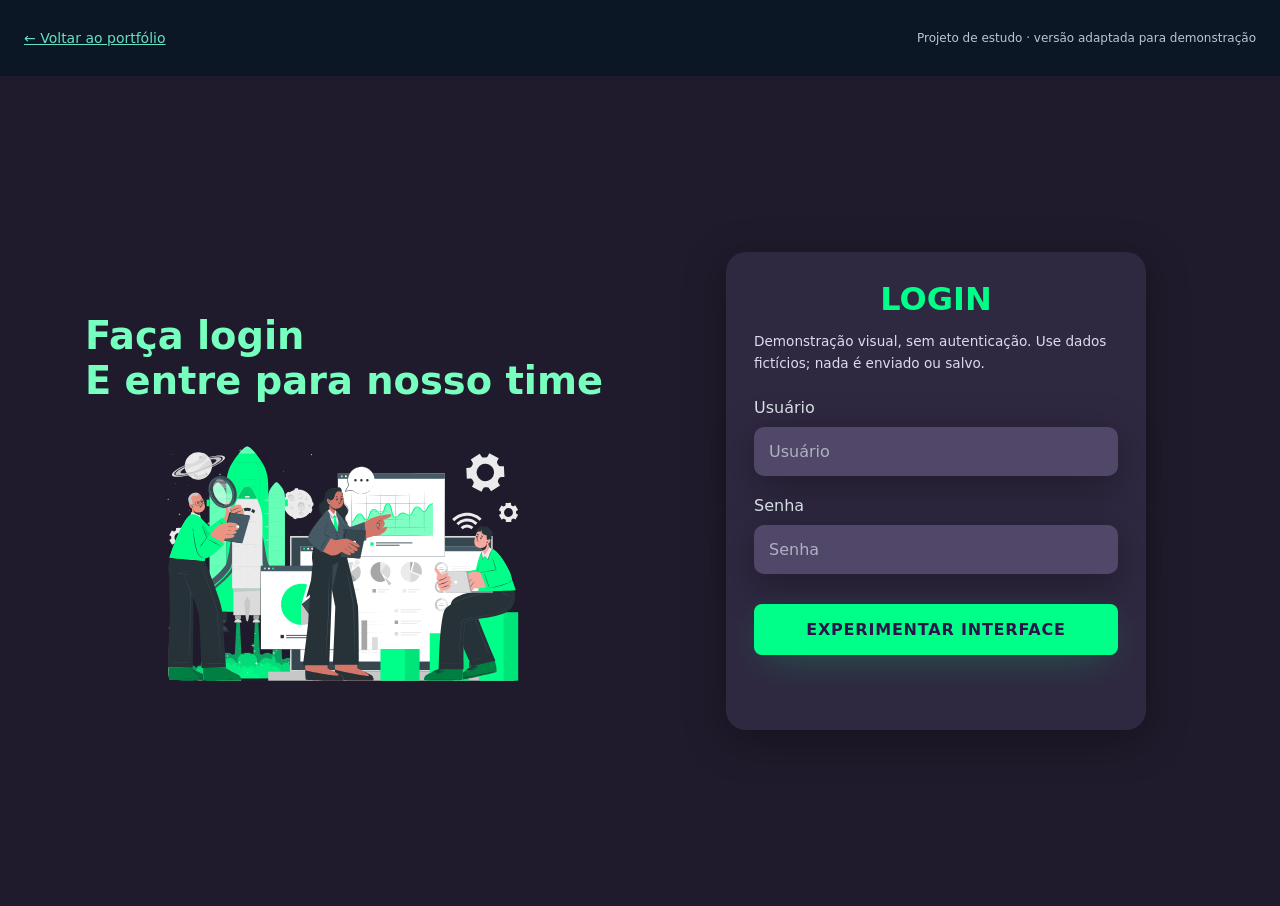
<file: demos/login/index.html>
<!doctype html>
<html lang="pt-BR">
  <head>
    <meta charset="UTF-8" />
    <meta http-equiv="X-UA-Compatible" content="IE=edge" />
    <meta name="viewport" content="width=device-width, initial-scale=1.0" />

    <link rel="stylesheet" href="src/css/style.css" />

    <title>Tela de Login</title>
    <meta name="robots" content="noindex,follow" />
    <link rel="stylesheet" href="../demo.css" />
    <link rel="stylesheet" href="ajustes.css" />
    <script src="demo.js" defer></script>
  </head>
  <body>
    <aside class="demo-banner" aria-label="Sobre a demonstração">
      <a href="../../index.html#projetos">← Voltar ao portfólio</a
      ><span>Projeto de estudo · versão adaptada para demonstração</span>
    </aside>

    <div class="main-login">
      <div class="left-login">
        <h1>Faça login<br />E entre para nosso time</h1>
        <img
          src="src/img/tela-login.svg"
          class="left-login-image"
          alt="tela-login"
        />
      </div>

      <div class="right-login">
        <form class="card-login">
          <noscript
            >Ative o JavaScript para experimentar esta interface. Os campos
            ficam desabilitados para não transmitir dados.</noscript
          >
          <h2>LOGIN</h2>
          <p class="login-notice">
            Demonstração visual, sem autenticação. Use dados fictícios; nada é
            enviado ou salvo.
          </p>

          <div class="textfield">
            <label for="usuario">Usuário</label>
            <input
              type="text"
              id="usuario"
              disabled
              name="usuario"
              autocomplete="off"
              required
              placeholder="Usuário"
            />
          </div>

          <div class="textfield">
            <label for="senha">Senha</label>
            <input
              type="password"
              id="senha"
              disabled
              name="senha"
              autocomplete="off"
              required
              placeholder="Senha"
            />
          </div>

          <button class="btn-login" type="submit" disabled>
            Experimentar interface
          </button>
          <p class="login-feedback" role="status" aria-live="polite"></p>
        </form>
      </div>
    </div>
  </body>
</html>
</file>
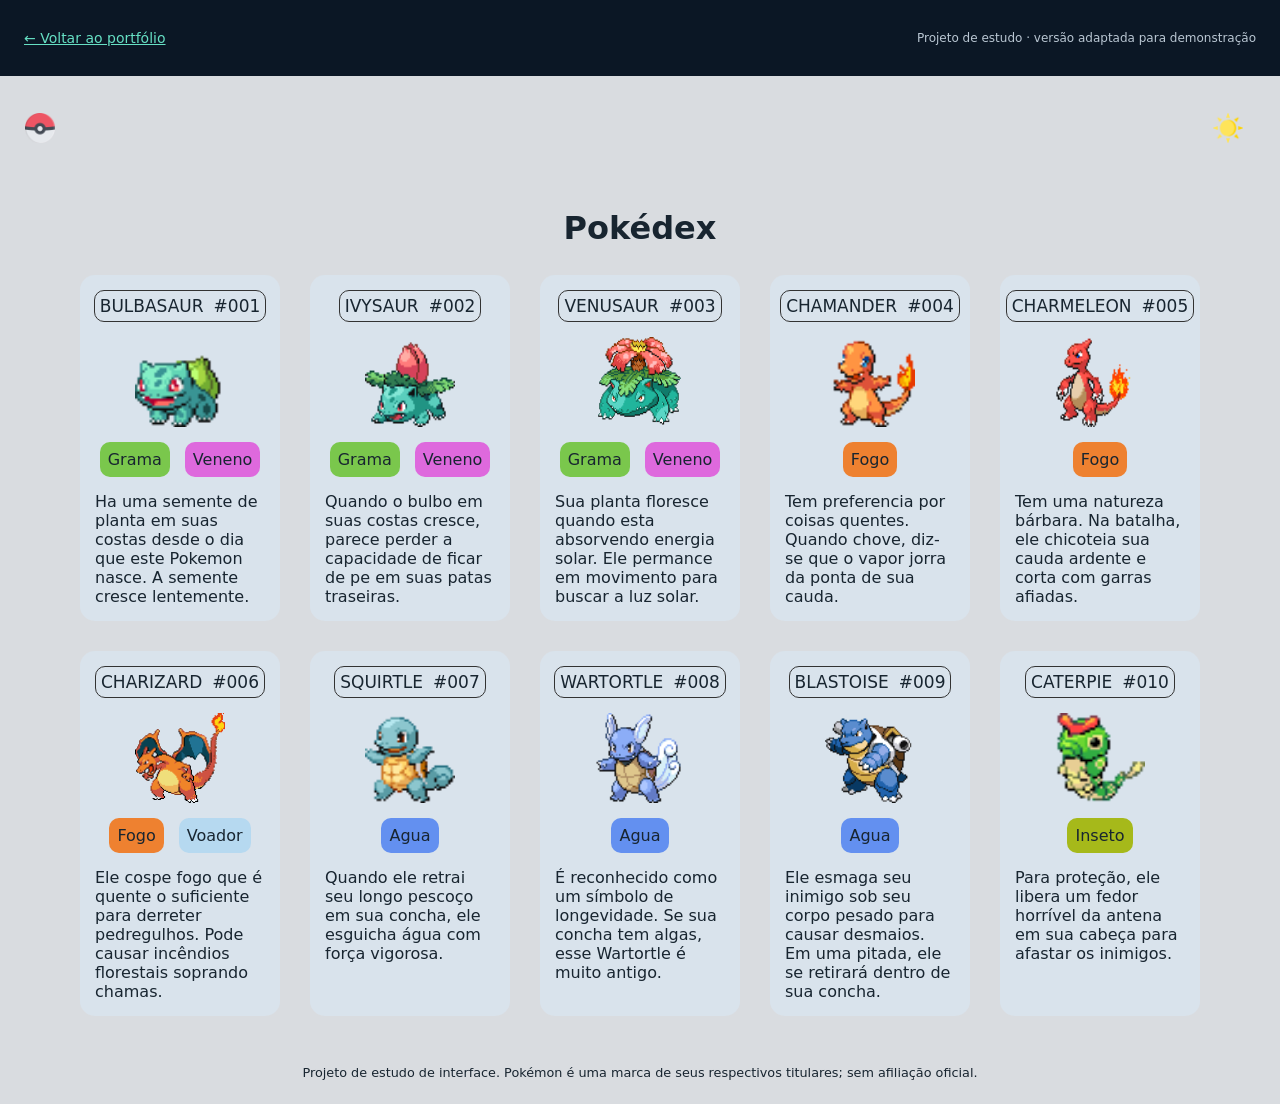
<file: demos/pokedex/index.html>
<!doctype html>
<html lang="pt-br">
  <head>
    <meta charset="UTF-8" />
    <meta http-equiv="X-UA-Compatible" content="IE=edge" />
    <meta name="viewport" content="width=device-width, initial-scale=1.0" />
    <title>Pokedex</title>

    <link rel="stylesheet" href="src/CSS/reset.css" />
    <link rel="stylesheet" href="src/CSS/estilo.css" />
    <link rel="stylesheet" href="src/CSS/scrollbar.css" />
    <meta name="robots" content="noindex,follow" />
    <link rel="stylesheet" href="../demo.css" />
    <link rel="stylesheet" href="ajustes.css" />
  </head>
  <body>
    <aside class="demo-banner" aria-label="Sobre a demonstração">
      <a href="../../index.html#projetos">← Voltar ao portfólio</a
      ><span>Projeto de estudo · versão adaptada para demonstração</span>
    </aside>

    <header>
      <a href="../../index.html#projetos" aria-label="Voltar ao portfólio">
        <img src="src/imagens/pokeball.png" alt="Pokebola" class="logo" />
      </a>

      <button
        id="botao-alterar-tema"
        type="button"
        aria-label="Alternar tema"
        aria-pressed="false"
      >
        <img src="src/imagens/sun.png" alt="Sol" class="imagem-botao" />
      </button>
    </header>

    <main>
      <h1 class="demo-heading">Pokédex</h1>
      <ul class="listagem-pokemon">
        <li class="cartao-pokemon">
          <div class="informacoes">
            <span>Bulbasaur</span>
            <span>#001</span>
          </div>

          <img src="src/imagens/bulbasaur.gif" alt="Bulbasaur" class="gif" />

          <ul class="tipos">
            <li class="tipo grama">Grama</li>
            <li class="tipo veneno">Veneno</li>
          </ul>

          <p>
            Ha uma semente de planta em suas costas desde o dia que este Pokemon
            nasce. A semente cresce lentemente.
          </p>
        </li>

        <li class="cartao-pokemon">
          <div class="informacoes">
            <span>Ivysaur</span>
            <span>#002</span>
          </div>

          <img src="src/imagens/ivysaur.gif" alt="Ivysaur" class="gif" />

          <ul class="tipos">
            <li class="tipo grama">Grama</li>
            <li class="tipo veneno">Veneno</li>
          </ul>

          <p>
            Quando o bulbo em suas costas cresce, parece perder a capacidade de
            ficar de pe em suas patas traseiras.
          </p>
        </li>

        <li class="cartao-pokemon">
          <div class="informacoes">
            <span>Venusaur</span>
            <span>#003</span>
          </div>

          <img src="src/imagens/venusaur.gif" alt="Venusaur" class="gif" />

          <ul class="tipos">
            <li class="tipo grama">Grama</li>
            <li class="tipo veneno">Veneno</li>
          </ul>

          <p>
            Sua planta floresce quando esta absorvendo energia solar. Ele
            permance em movimento para buscar a luz solar.
          </p>
        </li>

        <li class="cartao-pokemon">
          <div class="informacoes">
            <span>Chamander</span>
            <span>#004</span>
          </div>

          <img src="src/imagens/charmander.gif" alt="Chamander" class="gif" />

          <ul class="tipos">
            <li class="tipo fogo">Fogo</li>
          </ul>

          <p>
            Tem preferencia por coisas quentes. Quando chove, diz-se que o vapor
            jorra da ponta de sua cauda.
          </p>
        </li>

        <li class="cartao-pokemon">
          <div class="informacoes">
            <span>Charmeleon</span>
            <span>#005</span>
          </div>

          <img src="src/imagens/charmeleon.gif" alt="Charmeleon" class="gif" />

          <ul class="tipos">
            <li class="tipo fogo">Fogo</li>
          </ul>

          <p>
            Tem uma natureza bárbara. Na batalha, ele chicoteia sua cauda
            ardente e corta com garras afiadas.
          </p>
        </li>

        <li class="cartao-pokemon">
          <div class="informacoes">
            <span>Charizard</span>
            <span>#006</span>
          </div>

          <img src="src/imagens/charizard.gif" alt="Charizard" class="gif" />

          <ul class="tipos">
            <li class="tipo fogo">Fogo</li>
            <li class="tipo voador">Voador</li>
          </ul>

          <p>
            Ele cospe fogo que é quente o suficiente para derreter pedregulhos.
            Pode causar incêndios florestais soprando chamas.
          </p>
        </li>

        <li class="cartao-pokemon">
          <div class="informacoes">
            <span>Squirtle</span>
            <span>#007</span>
          </div>

          <img src="src/imagens/squirtle.gif" alt="Squirtle" class="gif" />

          <ul class="tipos">
            <li class="tipo agua">Agua</li>
          </ul>

          <p>
            Quando ele retrai seu longo pescoço em sua concha, ele esguicha água
            com força vigorosa.
          </p>
        </li>

        <li class="cartao-pokemon">
          <div class="informacoes">
            <span>Wartortle</span>
            <span>#008</span>
          </div>

          <img src="src/imagens/wartortle.gif" alt="Wartortle" class="gif" />

          <ul class="tipos">
            <li class="tipo agua">Agua</li>
          </ul>

          <p>
            É reconhecido como um símbolo de longevidade. Se sua concha tem
            algas, esse Wartortle é muito antigo.
          </p>
        </li>

        <li class="cartao-pokemon">
          <div class="informacoes">
            <span>Blastoise</span>
            <span>#009</span>
          </div>

          <img src="src/imagens/blastoise.gif" alt="Blastoise" class="gif" />

          <ul class="tipos">
            <li class="tipo agua">Agua</li>
          </ul>

          <p>
            Ele esmaga seu inimigo sob seu corpo pesado para causar desmaios. Em
            uma pitada, ele se retirará dentro de sua concha.
          </p>
        </li>

        <li class="cartao-pokemon">
          <div class="informacoes">
            <span>Caterpie</span>
            <span>#010</span>
          </div>

          <img src="src/imagens/caterpie.gif" alt="Caterpie" class="gif" />

          <ul class="tipos">
            <li class="tipo inseto">Inseto</li>
          </ul>

          <p>
            Para proteção, ele libera um fedor horrível da antena em sua cabeça
            para afastar os inimigos.
          </p>
        </li>
      </ul>
    </main>

    <script src="src/JS/index.js"></script>

    <footer class="demo-credit">
      Projeto de estudo de interface. Pokémon é uma marca de seus respectivos
      titulares; sem afiliação oficial.
    </footer>
  </body>
</html>
</file>
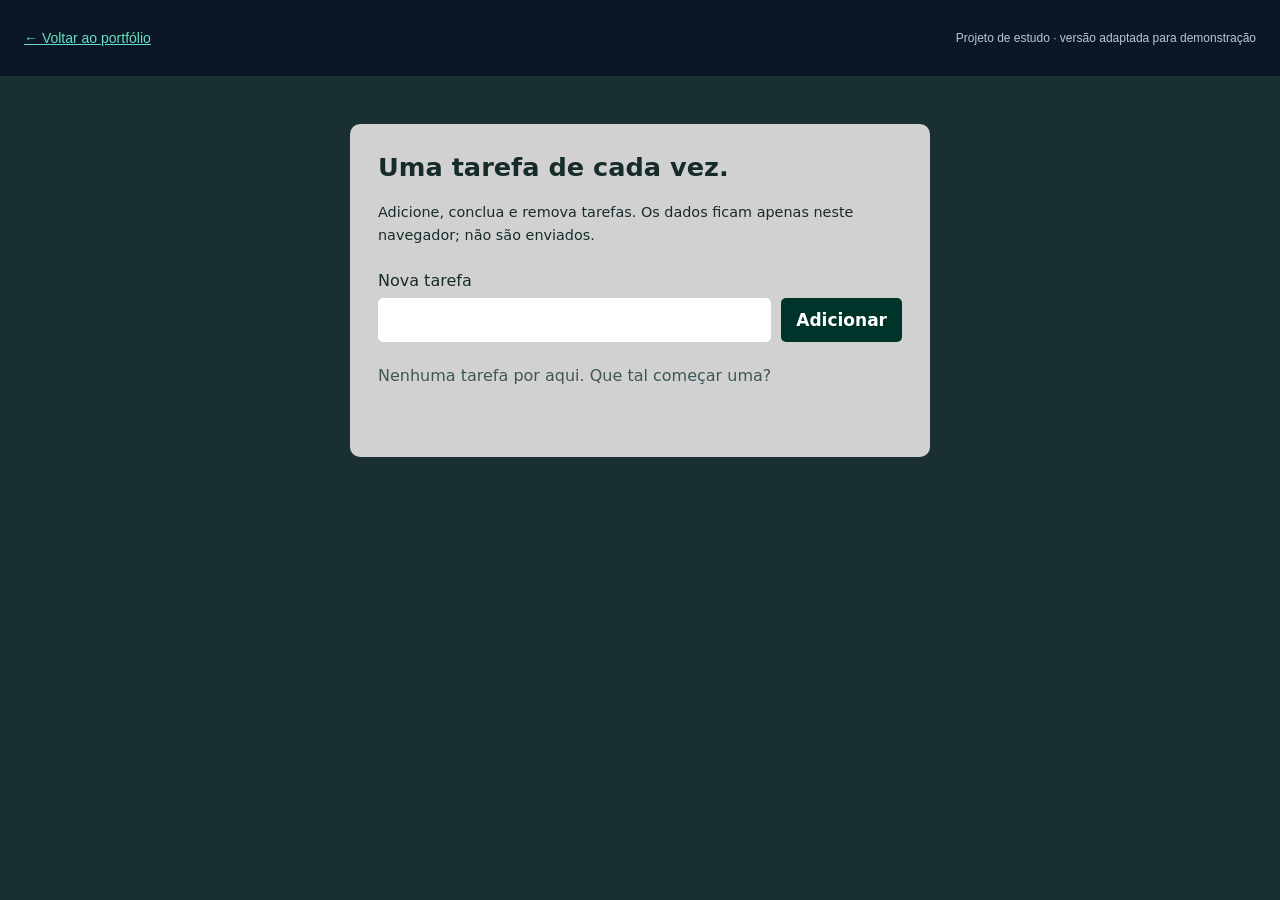
<file: demos/tarefas/index.html>
<!doctype html>
<html lang="pt-BR">
  <head>
    <meta charset="UTF-8" />
    <meta name="viewport" content="width=device-width,initial-scale=1" />
    <meta name="robots" content="noindex,follow" />
    <title>Lista de tarefas | Demonstração</title>
    <link rel="stylesheet" href="src/css/style.css" />
    <link rel="stylesheet" href="../demo.css" />
    <link rel="stylesheet" href="ajustes.css" />
    <script src="src/js/script.js" defer></script>
  </head>
  <body>
    <aside class="demo-banner" aria-label="Sobre a demonstração">
      <a href="../../index.html#projetos">← Voltar ao portfólio</a
      ><span>Projeto de estudo · versão adaptada para demonstração</span>
    </aside>
    <main class="container">
      <h1>Uma tarefa de cada vez.</h1>
      <p class="task-intro">
        Adicione, conclua e remova tarefas. Os dados ficam apenas neste
        navegador; não são enviados.
      </p>
      <form class="task-form">
        <label for="nova-tarefa">Nova tarefa</label>
        <div class="task-entry">
          <input
            id="nova-tarefa"
            class="input-task"
            maxlength="200"
            required
            autocomplete="off"
          /><button class="button-add-task" type="submit">Adicionar</button>
        </div>
      </form>
      <ul class="list-task" aria-label="Suas tarefas"></ul>
      <p class="task-feedback" role="status" aria-live="polite"></p>
      <noscript>Ative o JavaScript para experimentar a lista.</noscript>
    </main>
  </body>
</html>
</file>
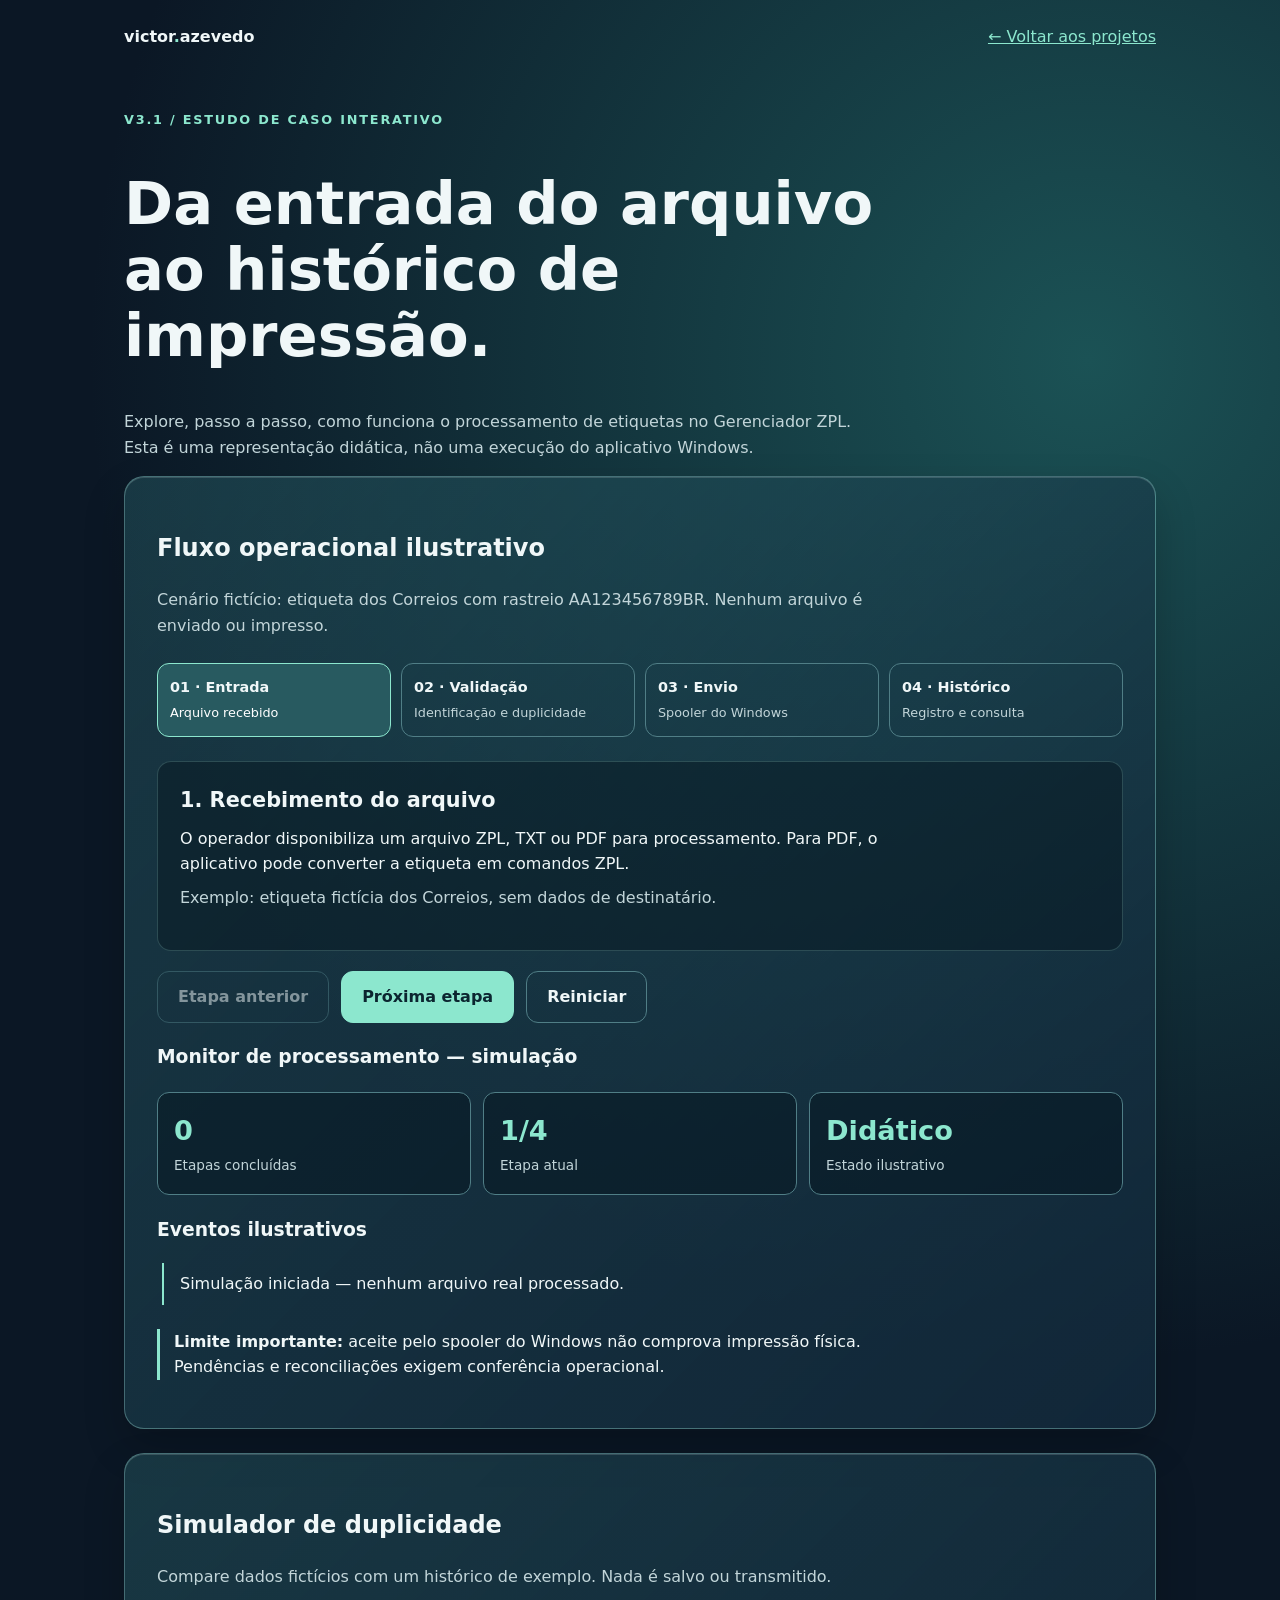
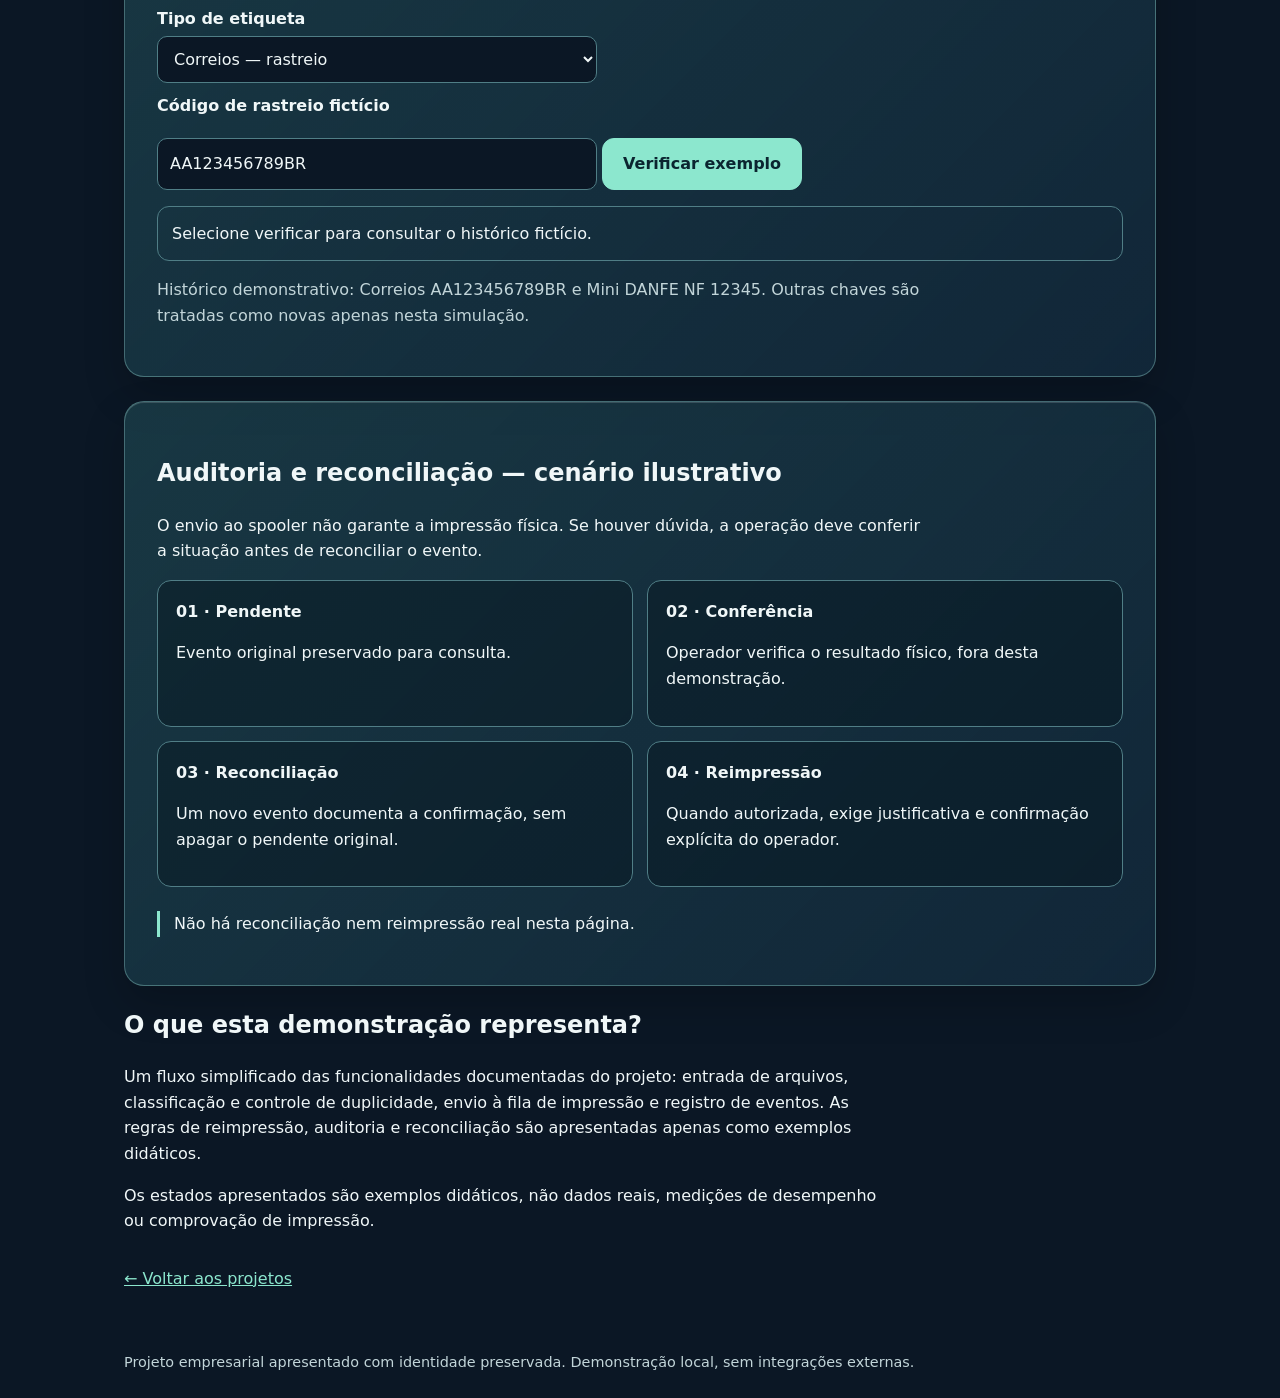
<file: demos/zpl/index.html>
<!doctype html>
<html lang="pt-BR">
<head>
<meta charset="utf-8"><meta name="viewport" content="width=device-width,initial-scale=1">
<meta name="theme-color" content="#0b1725">
<meta name="description" content="Demonstração fictícia do fluxo operacional do Gerenciador de Etiquetas ZPL.">
<title>Fluxo operacional ZPL | Ivan Victor</title>
<style>
:root{color-scheme:dark;--bg:#0b1725;--panel:#173144;--line:#507e86;--mint:#8ce7ce;--text:#f0f7f8;--muted:#c2d5d9}
*{box-sizing:border-box}html{scroll-behavior:smooth}body{margin:0;font:16px/1.6 system-ui,-apple-system,Segoe UI,sans-serif;color:var(--text);background:radial-gradient(circle at 85% 12%,#1b5255 0,transparent 35%),var(--bg)}
main,header,footer{max-width:1080px;margin:auto;padding:24px}header{display:flex;justify-content:space-between;align-items:center;gap:12px;flex-wrap:wrap}
a{color:var(--mint)}a:focus-visible,button:focus-visible{outline:3px solid var(--mint);outline-offset:4px}
.eyebrow{color:var(--mint);font-size:.8rem;font-weight:700;letter-spacing:.14em;text-transform:uppercase}
h1{font-size:clamp(2rem,5vw,3.7rem);line-height:1.12;max-width:800px}h2{font-size:1.5rem}p{max-width:75ch}.muted{color:var(--muted)}
.panel{background:linear-gradient(135deg,rgba(48,113,120,.36),rgba(18,40,58,.94));border:1px solid rgba(164,235,226,.34);box-shadow:inset 0 1px rgba(255,255,255,.15),0 18px 42px rgba(0,0,0,.2);border-radius:20px;padding:clamp(18px,4vw,32px)}
.steps{display:grid;grid-template-columns:repeat(4,minmax(0,1fr));gap:10px;margin:24px 0;padding:0;list-style:none}
.steps>.step{list-style:none}.steps>.step::marker{content:""}
.step{border:1px solid var(--line);border-radius:12px;padding:12px;min-width:0;color:var(--muted)}
.step[aria-current="step"]{background:#285a60;color:white;border-color:var(--mint)}
.step.complete{border-color:#7ec7b4}
.step strong{display:block;color:var(--text);font-size:.9rem}.step span{font-size:.8rem}
.detail{min-height:190px;padding:22px;border:1px solid rgba(164,235,226,.2);border-radius:14px;background:rgba(5,20,30,.45)}
.detail h3{font-size:1.3rem;margin:0 0 8px}.detail p{margin:8px 0}
.controls{display:flex;flex-wrap:wrap;gap:12px;margin-top:20px}
button,.button{border-radius:12px;border:1px solid var(--mint);padding:12px 20px;font:inherit;font-weight:650;cursor:pointer;background:var(--mint);color:#0b2530}
label{display:block;margin:10px 0 5px;font-weight:600}select,input{background:#0b1725;color:var(--text);border:1px solid var(--line);border-radius:10px;padding:12px;font:inherit;width:100%;max-width:440px}
.result{border:1px solid var(--line);border-radius:12px;padding:14px;margin-top:16px;min-height:54px}
.case-grid{display:grid;grid-template-columns:repeat(2,minmax(0,1fr));gap:14px}.case-grid article{background:rgba(5,20,30,.45);border:1px solid var(--line);border-radius:14px;padding:18px}
@media(max-width:650px){.case-grid{grid-template-columns:1fr}}
button.secondary{background:transparent;color:var(--text);border-color:var(--line)}button:disabled{opacity:.5;cursor:not-allowed}
.note{border-left:3px solid var(--mint);padding-left:14px;margin-top:24px}
.dashboard{display:grid;grid-template-columns:repeat(3,minmax(0,1fr));gap:12px;margin:20px 0}
.metric{background:rgba(5,20,30,.5);border:1px solid var(--line);border-radius:12px;padding:16px}
.metric strong{display:block;color:var(--mint);font-size:1.7rem}
.metric span{font-size:.85rem;color:var(--muted)}
.events{list-style:none;margin:0;padding:0}.events li{border-left:2px solid var(--line);padding:8px 0 8px 16px;margin-left:5px}.events li:last-child{border-color:var(--mint)}
@media(max-width:650px){.dashboard{grid-template-columns:1fr}}
footer{color:var(--muted);font-size:.9rem}
@media(max-width:650px){.steps{grid-template-columns:repeat(2,minmax(0,1fr))}header,main,footer{padding:18px}.step{padding:10px}}
@media(prefers-reduced-motion:reduce){html{scroll-behavior:auto}}
</style>
<script src="flow.js" defer></script>
</head>
<body>
<header><strong>victor<span style="color:var(--mint)">.</span>azevedo</strong><a href="../../index.html#projetos">← Voltar aos projetos</a></header>
<main id="conteudo">
<p class="eyebrow">v3.1 / Estudo de caso interativo</p>
<h1>Da entrada do arquivo ao histórico de impressão.</h1>
<p class="muted">Explore, passo a passo, como funciona o processamento de etiquetas no Gerenciador ZPL. Esta é uma representação didática, não uma execução do aplicativo Windows.</p>
<section class="panel" aria-labelledby="flow-heading">
<h2 id="flow-heading">Fluxo operacional ilustrativo</h2>
<p class="muted">Cenário fictício: etiqueta dos Correios com rastreio AA123456789BR. Nenhum arquivo é enviado ou impresso.</p>
<ol class="steps" aria-label="Etapas do processamento">
<li class="step" data-step="0"><strong>01 · Entrada</strong><span>Arquivo recebido</span></li>
<li class="step" data-step="1"><strong>02 · Validação</strong><span>Identificação e duplicidade</span></li>
<li class="step" data-step="2"><strong>03 · Envio</strong><span>Spooler do Windows</span></li>
<li class="step" data-step="3"><strong>04 · Histórico</strong><span>Registro e consulta</span></li>
</ol>
<div class="detail" id="step-detail" aria-live="polite" aria-atomic="true">
<h3 id="step-title">1. Recebimento do arquivo</h3>
<p id="step-description">O operador disponibiliza um arquivo ZPL, TXT ou PDF para processamento. Para PDF, o aplicativo pode converter a etiqueta em comandos ZPL.</p>
<p class="muted" id="step-evidence">Exemplo: etiqueta fictícia dos Correios, sem dados de destinatário.</p>
</div>
<div class="controls">
<button type="button" id="previous" class="secondary" disabled>Etapa anterior</button>
<button type="button" id="next">Próxima etapa</button>
<button type="button" id="restart" class="secondary">Reiniciar</button>
</div>
<section aria-labelledby="dashboard-heading">
<h3 id="dashboard-heading">Monitor de processamento — simulação</h3>
<div class="dashboard" aria-label="Indicadores fictícios da demonstração">
<div class="metric"><strong id="metric-processed">0</strong><span>Etapas concluídas</span></div>
<div class="metric"><strong id="metric-current">1/4</strong><span>Etapa atual</span></div>
<div class="metric"><strong id="metric-state">Aguardando</strong><span>Estado ilustrativo</span></div>
</div>
<h3>Eventos ilustrativos</h3>
<ol class="events" id="event-log" aria-live="polite"><li>Simulação iniciada — nenhum arquivo real processado.</li></ol>
</section>
<p class="note"><strong>Limite importante:</strong> aceite pelo spooler do Windows não comprova impressão física. Pendências e reconciliações exigem conferência operacional.</p>
</section>
<section class="panel" aria-labelledby="duplicate-heading" style="margin-top:24px">
<h2 id="duplicate-heading">Simulador de duplicidade</h2>
<p class="muted">Compare dados fictícios com um histórico de exemplo. Nada é salvo ou transmitido.</p>
<label for="label-type">Tipo de etiqueta</label>
<select id="label-type"><option value="correios">Correios — rastreio</option><option value="danfe">Mini DANFE — NF + tipo</option></select>
<label for="label-value" id="value-label">Código de rastreio fictício</label>
<input id="label-value" value="AA123456789BR" maxlength="40" autocomplete="off">
<button type="button" id="check-duplicate" style="margin-top:14px">Verificar exemplo</button>
<div class="result" id="duplicate-result" role="status" aria-live="polite">Selecione verificar para consultar o histórico fictício.</div>
<p class="muted">Histórico demonstrativo: Correios AA123456789BR e Mini DANFE NF 12345. Outras chaves são tratadas como novas apenas nesta simulação.</p>
</section>
<section class="panel" aria-labelledby="audit-heading" style="margin-top:24px">
<h2 id="audit-heading">Auditoria e reconciliação — cenário ilustrativo</h2>
<p>O envio ao spooler não garante a impressão física. Se houver dúvida, a operação deve conferir a situação antes de reconciliar o evento.</p>
<div class="case-grid">
<article><strong>01 · Pendente</strong><p>Evento original preservado para consulta.</p></article>
<article><strong>02 · Conferência</strong><p>Operador verifica o resultado físico, fora desta demonstração.</p></article>
<article><strong>03 · Reconciliação</strong><p>Um novo evento documenta a confirmação, sem apagar o pendente original.</p></article>
<article><strong>04 · Reimpressão</strong><p>Quando autorizada, exige justificativa e confirmação explícita do operador.</p></article>
</div>
<p class="note">Não há reconciliação nem reimpressão real nesta página.</p>
</section>
<section aria-labelledby="about-heading">
<h2 id="about-heading">O que esta demonstração representa?</h2>
<p>Um fluxo simplificado das funcionalidades documentadas do projeto: entrada de arquivos, classificação e controle de duplicidade, envio à fila de impressão e registro de eventos. As regras de reimpressão, auditoria e reconciliação são apresentadas apenas como exemplos didáticos.</p>
<p>Os estados apresentados são exemplos didáticos, não dados reais, medições de desempenho ou comprovação de impressão.</p>
</section>
<nav aria-label="Navegação de retorno" style="margin:32px 0 12px"><a href="../../index.html#projetos">← Voltar aos projetos</a></nav>
</main>
<footer>Projeto empresarial apresentado com identidade preservada. Demonstração local, sem integrações externas.</footer>
</body></html>
</file>
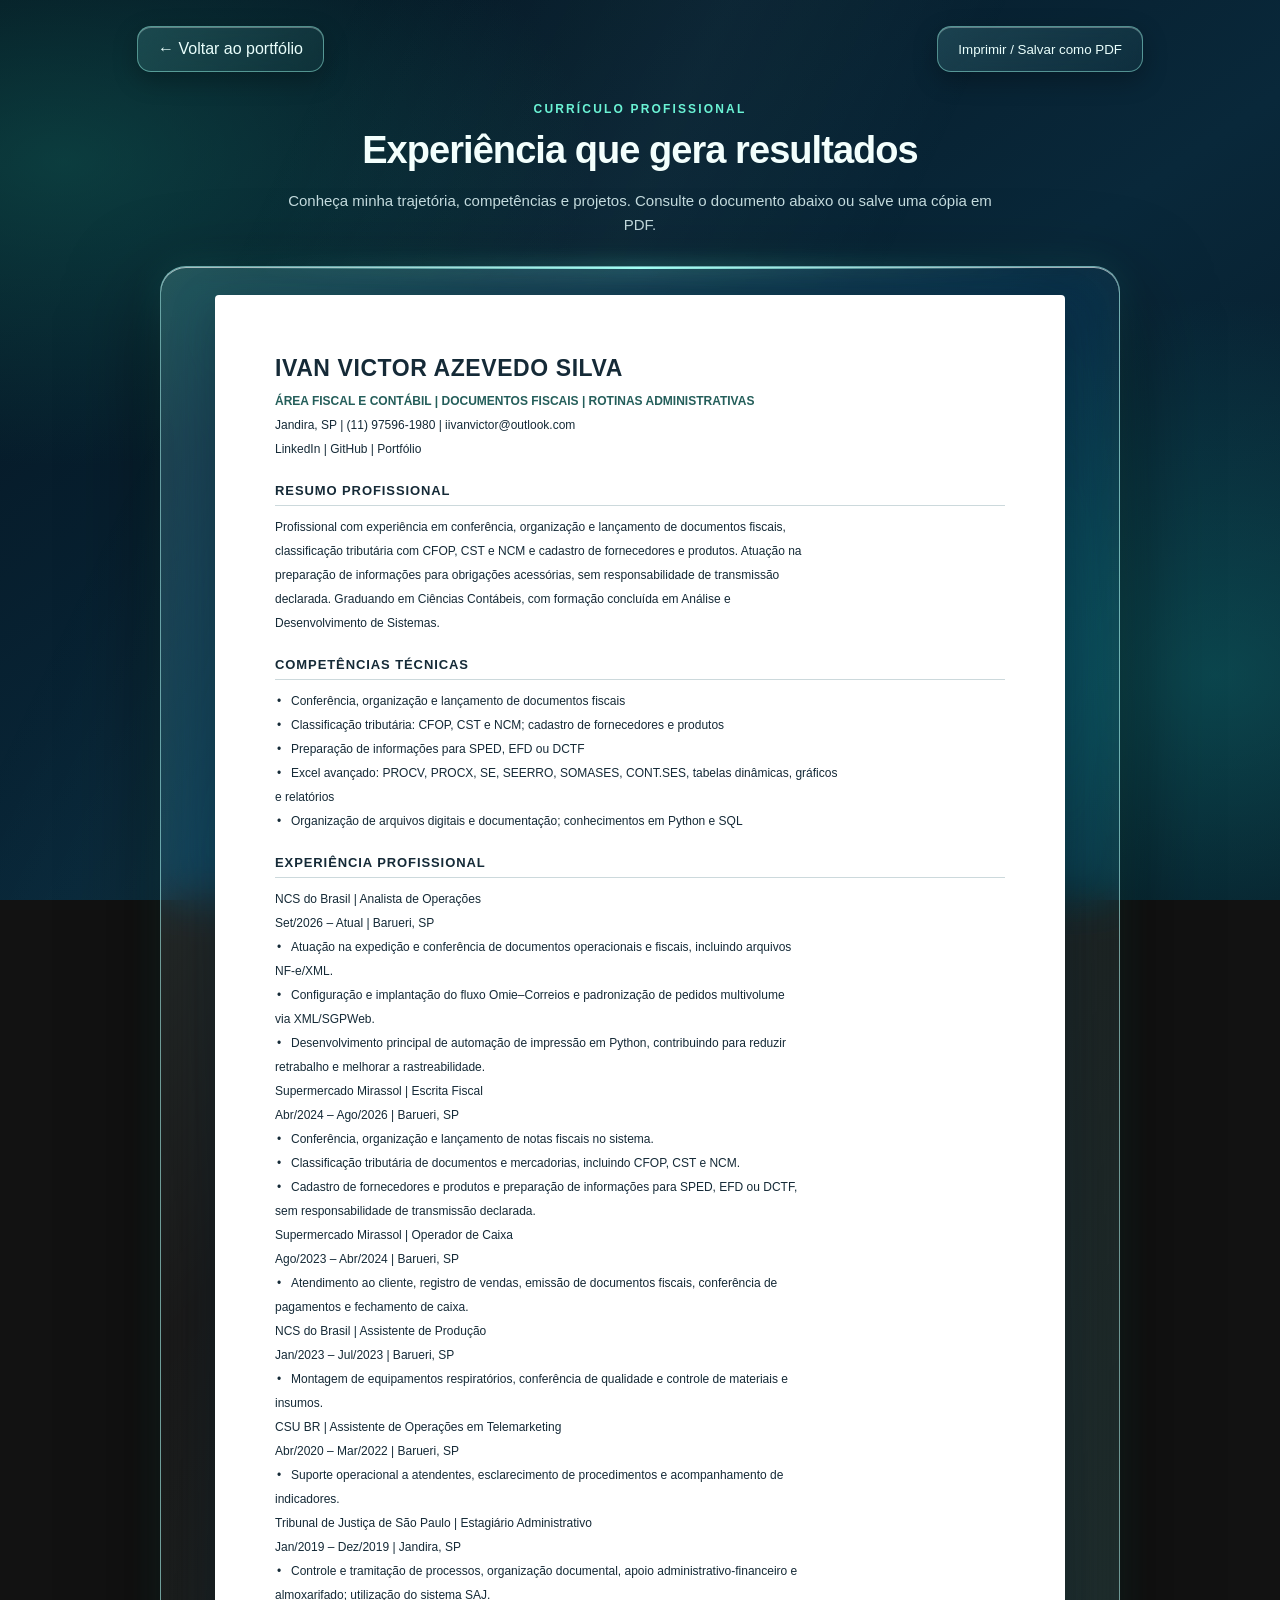
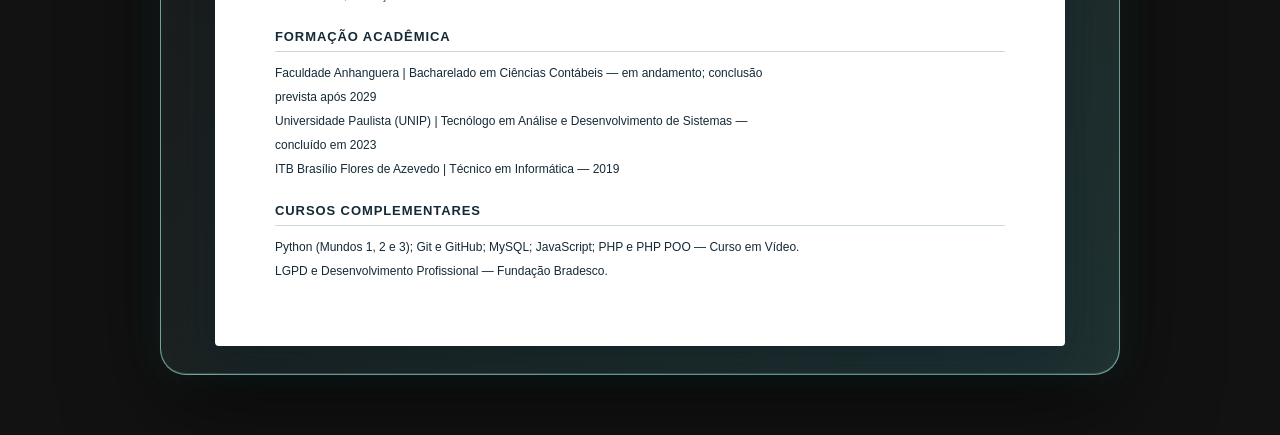
<file: curriculos/fiscal-contabil.html>
<!doctype html><html lang="pt-BR"><head><meta charset="UTF-8"><meta name="viewport" content="width=device-width,initial-scale=1"><meta name="robots" content="noindex"><title>Currículo — Fiscal e Contábil | Ivan Victor</title><link rel="stylesheet" href="liquid-glass.css?v=3.8.1"></head><body><div class="page-shell"><nav class="toolbar" aria-label="Ações do currículo"><a href="../index.html#curriculos">← Voltar ao portfólio</a><button type="button" onclick="window.print()">Imprimir / Salvar como PDF</button></nav><header class="intro"><div class="eyebrow">Currículo profissional</div><h2>Experiência que gera resultados</h2><p>Conheça minha trajetória, competências e projetos. Consulte o documento abaixo ou salve uma cópia em PDF.</p></header><div class="glass-frame"><main class="resume-paper" id="documento"><h1>IVAN VICTOR AZEVEDO SILVA</h1><p class="subtitle">ÁREA FISCAL E CONTÁBIL | DOCUMENTOS FISCAIS | ROTINAS ADMINISTRATIVAS</p><p>Jandira, SP | (11) 97596-1980 | iivanvictor@outlook.com</p><p>LinkedIn | GitHub | Portfólio</p><h2>RESUMO PROFISSIONAL</h2><p>Profissional com experiência em conferência, organização e lançamento de documentos fiscais,</p><p>classificação tributária com CFOP, CST e NCM e cadastro de fornecedores e produtos. Atuação na</p><p>preparação de informações para obrigações acessórias, sem responsabilidade de transmissão</p><p>declarada. Graduando em Ciências Contábeis, com formação concluída em Análise e</p><p>Desenvolvimento de Sistemas.</p><h2>COMPETÊNCIAS TÉCNICAS</h2><p class="bullet">Conferência, organização e lançamento de documentos fiscais</p><p class="bullet">Classificação tributária: CFOP, CST e NCM; cadastro de fornecedores e produtos</p><p class="bullet">Preparação de informações para SPED, EFD ou DCTF</p><p class="bullet">Excel avançado: PROCV, PROCX, SE, SEERRO, SOMASES, CONT.SES, tabelas dinâmicas, gráficos</p><p>e relatórios</p><p class="bullet">Organização de arquivos digitais e documentação; conhecimentos em Python e SQL</p><h2>EXPERIÊNCIA PROFISSIONAL</h2><p>NCS do Brasil | Analista de Operações</p><p>Set/2026 – Atual | Barueri, SP</p><p class="bullet">Atuação na expedição e conferência de documentos operacionais e fiscais, incluindo arquivos</p><p>NF-e/XML.</p><p class="bullet">Configuração e implantação do fluxo Omie–Correios e padronização de pedidos multivolume</p><p>via XML/SGPWeb.</p><p class="bullet">Desenvolvimento principal de automação de impressão em Python, contribuindo para reduzir</p><p>retrabalho e melhorar a rastreabilidade.</p><p>Supermercado Mirassol | Escrita Fiscal</p><p>Abr/2024 – Ago/2026 | Barueri, SP</p><p class="bullet">Conferência, organização e lançamento de notas fiscais no sistema.</p><p class="bullet">Classificação tributária de documentos e mercadorias, incluindo CFOP, CST e NCM.</p><p class="bullet">Cadastro de fornecedores e produtos e preparação de informações para SPED, EFD ou DCTF,</p><p>sem responsabilidade de transmissão declarada.</p><p>Supermercado Mirassol | Operador de Caixa</p><p>Ago/2023 – Abr/2024 | Barueri, SP</p><p class="bullet">Atendimento ao cliente, registro de vendas, emissão de documentos fiscais, conferência de</p><p>pagamentos e fechamento de caixa.</p><p>NCS do Brasil | Assistente de Produção</p><p>Jan/2023 – Jul/2023 | Barueri, SP</p><p class="bullet">Montagem de equipamentos respiratórios, conferência de qualidade e controle de materiais e</p><p>insumos.</p><p>CSU BR | Assistente de Operações em Telemarketing</p><p>Abr/2020 – Mar/2022 | Barueri, SP</p><p class="bullet">Suporte operacional a atendentes, esclarecimento de procedimentos e acompanhamento de</p><p>indicadores.</p><p>Tribunal de Justiça de São Paulo | Estagiário Administrativo</p><p>Jan/2019 – Dez/2019 | Jandira, SP</p><p class="bullet">Controle e tramitação de processos, organização documental, apoio administrativo-financeiro e</p><p>almoxarifado; utilização do sistema SAJ.</p><h2>FORMAÇÃO ACADÊMICA</h2><p>Faculdade Anhanguera | Bacharelado em Ciências Contábeis — em andamento; conclusão</p><p>prevista após 2029</p><p>Universidade Paulista (UNIP) | Tecnólogo em Análise e Desenvolvimento de Sistemas —</p><p>concluído em 2023</p><p>ITB Brasílio Flores de Azevedo | Técnico em Informática — 2019</p><h2>CURSOS COMPLEMENTARES</h2><p>Python (Mundos 1, 2 e 3); Git e GitHub; MySQL; JavaScript; PHP e PHP POO — Curso em Vídeo.</p><p>LGPD e Desenvolvimento Profissional — Fundação Bradesco.</p></main></div></div></body></html>
</file>
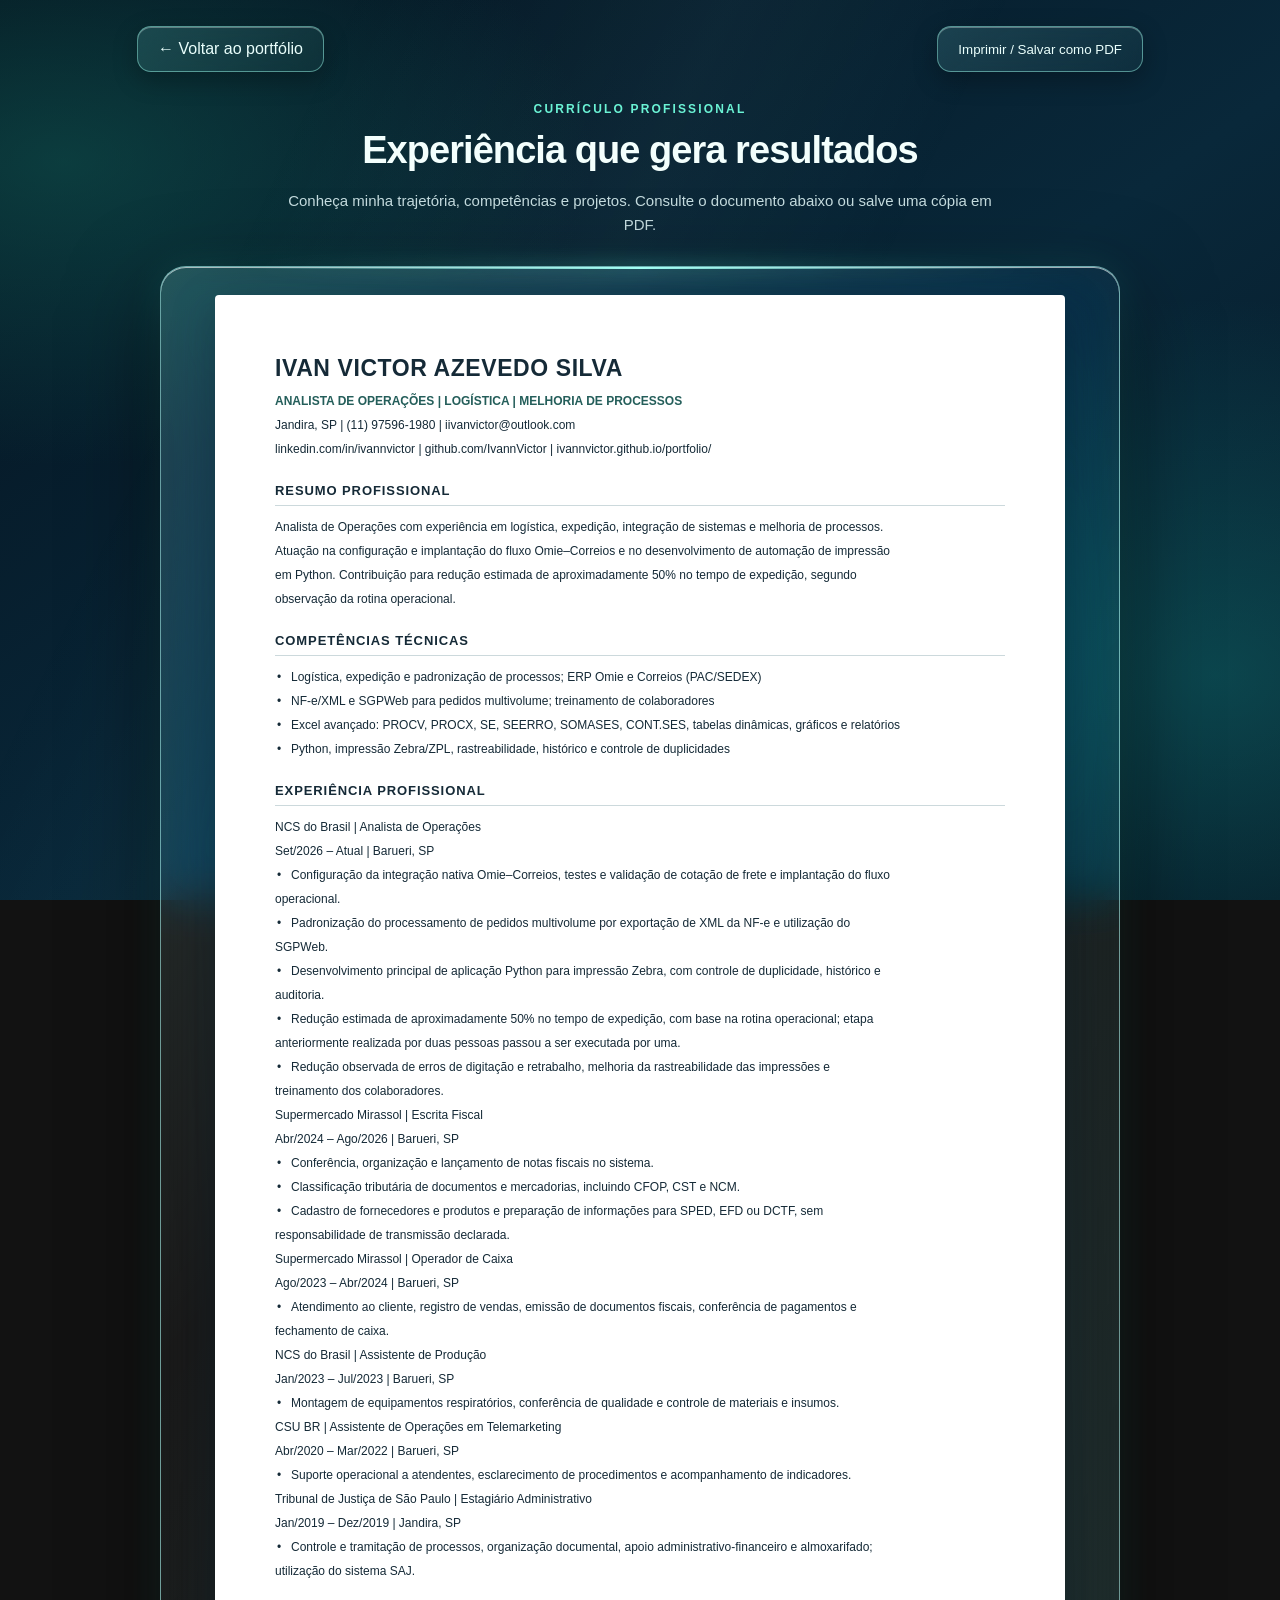
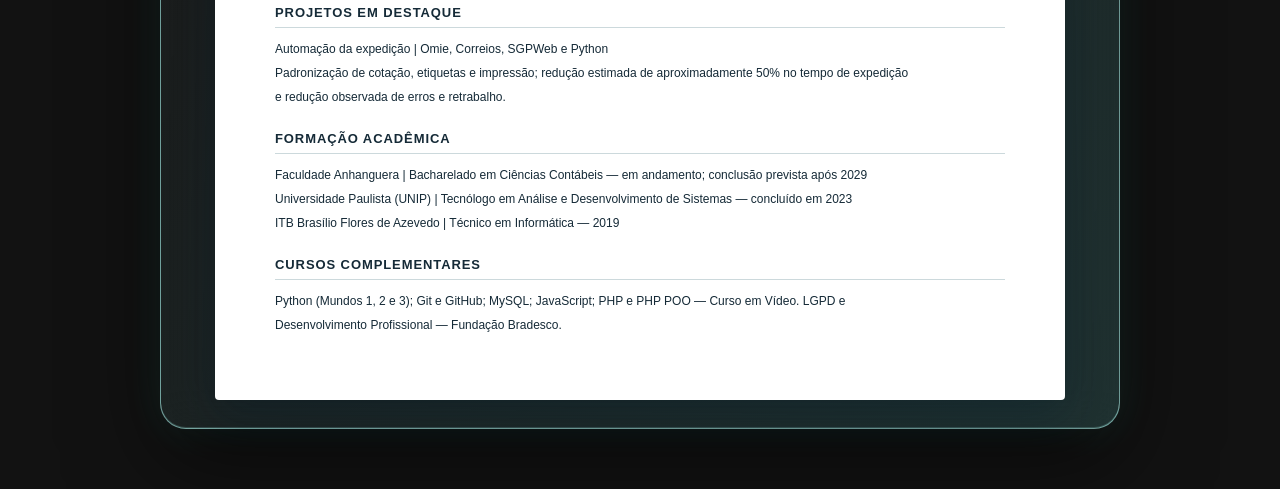
<file: curriculos/operacoes.html>
<!doctype html><html lang="pt-BR"><head><meta charset="UTF-8"><meta name="viewport" content="width=device-width,initial-scale=1"><meta name="robots" content="noindex"><title>Currículo — Operações e Logística | Ivan Victor</title><link rel="stylesheet" href="liquid-glass.css?v=3.8.1"></head><body><div class="page-shell"><nav class="toolbar" aria-label="Ações do currículo"><a href="../index.html#curriculos">← Voltar ao portfólio</a><button type="button" onclick="window.print()">Imprimir / Salvar como PDF</button></nav><header class="intro"><div class="eyebrow">Currículo profissional</div><h2>Experiência que gera resultados</h2><p>Conheça minha trajetória, competências e projetos. Consulte o documento abaixo ou salve uma cópia em PDF.</p></header><div class="glass-frame"><main class="resume-paper" id="documento"><h1>IVAN VICTOR AZEVEDO SILVA</h1><p class="subtitle">ANALISTA DE OPERAÇÕES | LOGÍSTICA | MELHORIA DE PROCESSOS</p><p>Jandira, SP | (11) 97596-1980 | iivanvictor@outlook.com</p><p>linkedin.com/in/ivannvictor | github.com/IvannVictor | ivannvictor.github.io/portfolio/</p><h2>RESUMO PROFISSIONAL</h2><p>Analista de Operações com experiência em logística, expedição, integração de sistemas e melhoria de processos.</p><p>Atuação na configuração e implantação do fluxo Omie–Correios e no desenvolvimento de automação de impressão</p><p>em Python. Contribuição para redução estimada de aproximadamente 50% no tempo de expedição, segundo</p><p>observação da rotina operacional.</p><h2>COMPETÊNCIAS TÉCNICAS</h2><p class="bullet">Logística, expedição e padronização de processos; ERP Omie e Correios (PAC/SEDEX)</p><p class="bullet">NF-e/XML e SGPWeb para pedidos multivolume; treinamento de colaboradores</p><p class="bullet">Excel avançado: PROCV, PROCX, SE, SEERRO, SOMASES, CONT.SES, tabelas dinâmicas, gráficos e relatórios</p><p class="bullet">Python, impressão Zebra/ZPL, rastreabilidade, histórico e controle de duplicidades</p><h2>EXPERIÊNCIA PROFISSIONAL</h2><p>NCS do Brasil | Analista de Operações</p><p>Set/2026 – Atual | Barueri, SP</p><p class="bullet">Configuração da integração nativa Omie–Correios, testes e validação de cotação de frete e implantação do fluxo</p><p>operacional.</p><p class="bullet">Padronização do processamento de pedidos multivolume por exportação de XML da NF-e e utilização do</p><p>SGPWeb.</p><p class="bullet">Desenvolvimento principal de aplicação Python para impressão Zebra, com controle de duplicidade, histórico e</p><p>auditoria.</p><p class="bullet">Redução estimada de aproximadamente 50% no tempo de expedição, com base na rotina operacional; etapa</p><p>anteriormente realizada por duas pessoas passou a ser executada por uma.</p><p class="bullet">Redução observada de erros de digitação e retrabalho, melhoria da rastreabilidade das impressões e</p><p>treinamento dos colaboradores.</p><p>Supermercado Mirassol | Escrita Fiscal</p><p>Abr/2024 – Ago/2026 | Barueri, SP</p><p class="bullet">Conferência, organização e lançamento de notas fiscais no sistema.</p><p class="bullet">Classificação tributária de documentos e mercadorias, incluindo CFOP, CST e NCM.</p><p class="bullet">Cadastro de fornecedores e produtos e preparação de informações para SPED, EFD ou DCTF, sem</p><p>responsabilidade de transmissão declarada.</p><p>Supermercado Mirassol | Operador de Caixa</p><p>Ago/2023 – Abr/2024 | Barueri, SP</p><p class="bullet">Atendimento ao cliente, registro de vendas, emissão de documentos fiscais, conferência de pagamentos e</p><p>fechamento de caixa.</p><p>NCS do Brasil | Assistente de Produção</p><p>Jan/2023 – Jul/2023 | Barueri, SP</p><p class="bullet">Montagem de equipamentos respiratórios, conferência de qualidade e controle de materiais e insumos.</p><p>CSU BR | Assistente de Operações em Telemarketing</p><p>Abr/2020 – Mar/2022 | Barueri, SP</p><p class="bullet">Suporte operacional a atendentes, esclarecimento de procedimentos e acompanhamento de indicadores.</p><p>Tribunal de Justiça de São Paulo | Estagiário Administrativo</p><p>Jan/2019 – Dez/2019 | Jandira, SP</p><p class="bullet">Controle e tramitação de processos, organização documental, apoio administrativo-financeiro e almoxarifado;</p><p>utilização do sistema SAJ.</p><h2>PROJETOS EM DESTAQUE</h2><p>Automação da expedição | Omie, Correios, SGPWeb e Python</p><p>Padronização de cotação, etiquetas e impressão; redução estimada de aproximadamente 50% no tempo de expedição</p><p>e redução observada de erros e retrabalho.</p><h2>FORMAÇÃO ACADÊMICA</h2><p>Faculdade Anhanguera | Bacharelado em Ciências Contábeis — em andamento; conclusão prevista após 2029</p><p>Universidade Paulista (UNIP) | Tecnólogo em Análise e Desenvolvimento de Sistemas — concluído em 2023</p><p>ITB Brasílio Flores de Azevedo | Técnico em Informática — 2019</p><h2>CURSOS COMPLEMENTARES</h2><p>Python (Mundos 1, 2 e 3); Git e GitHub; MySQL; JavaScript; PHP e PHP POO — Curso em Vídeo. LGPD e</p><p>Desenvolvimento Profissional — Fundação Bradesco.</p></main></div></div></body></html>
</file>
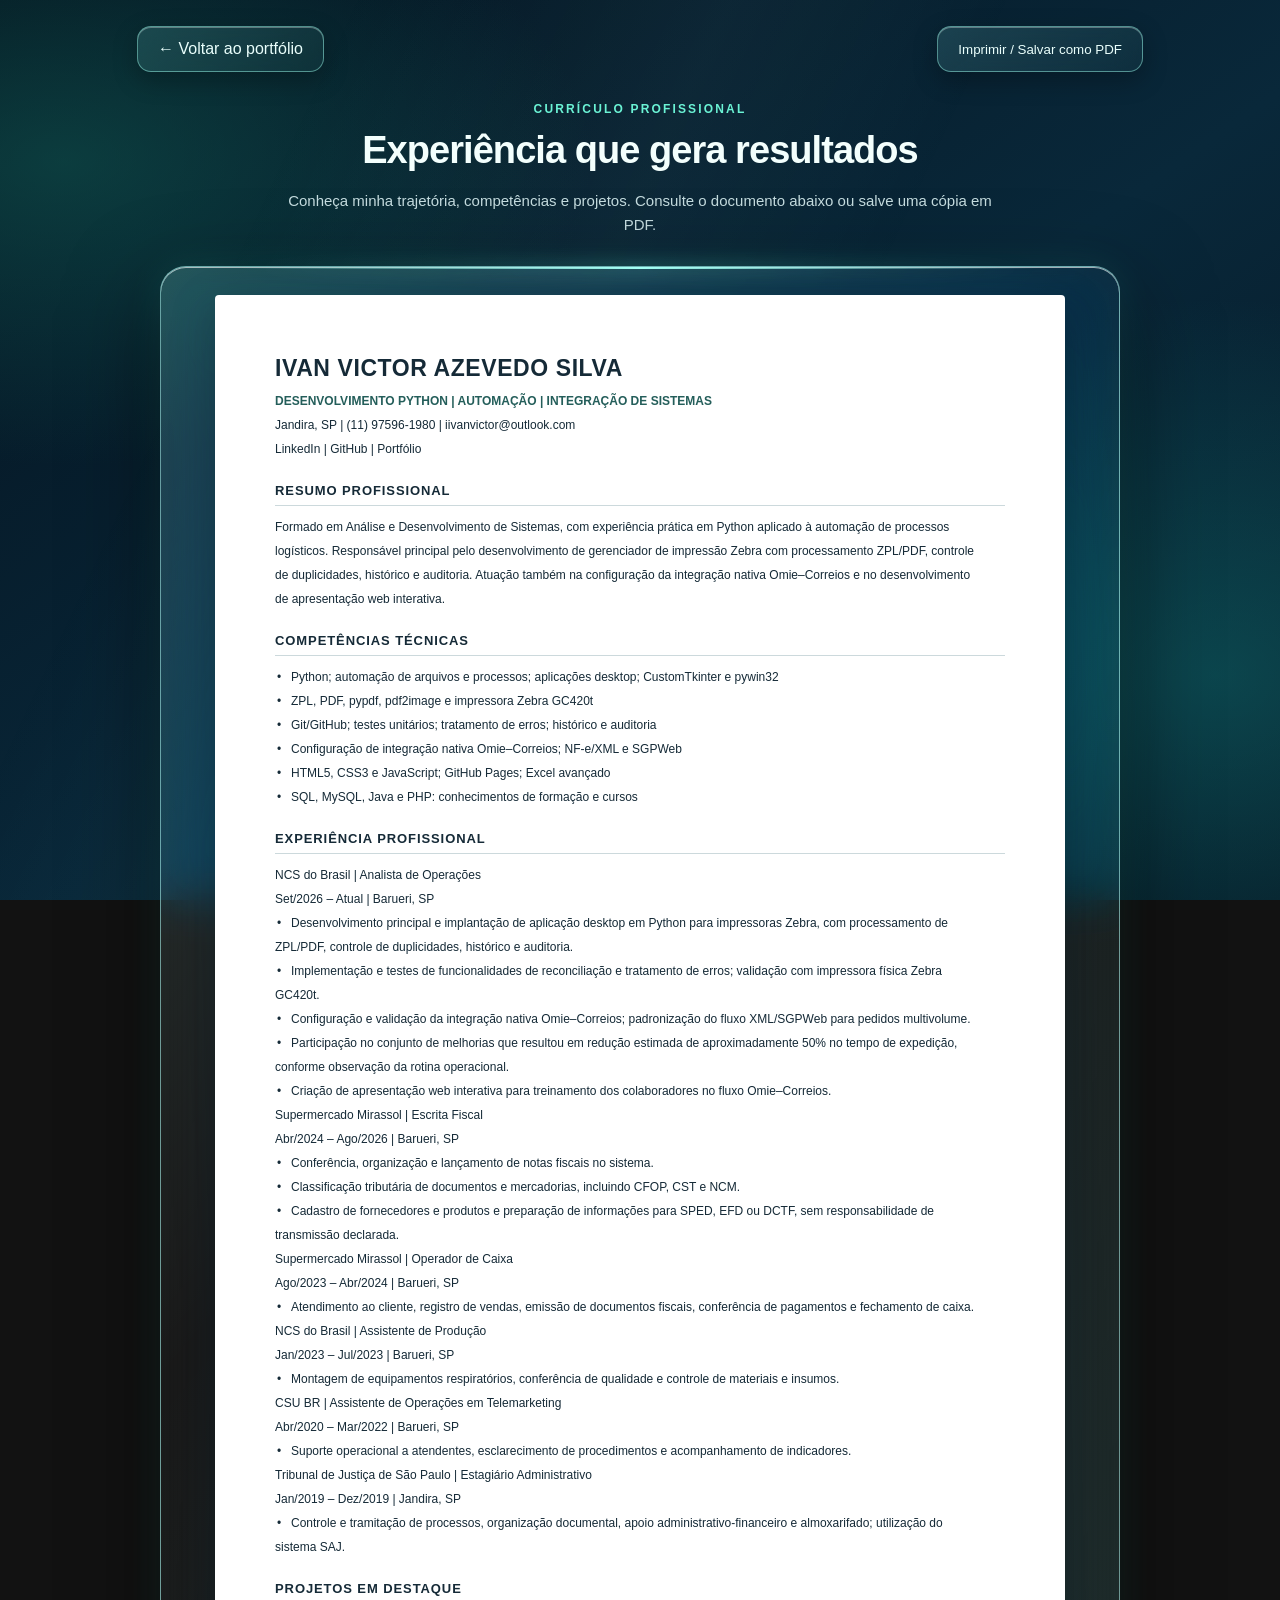
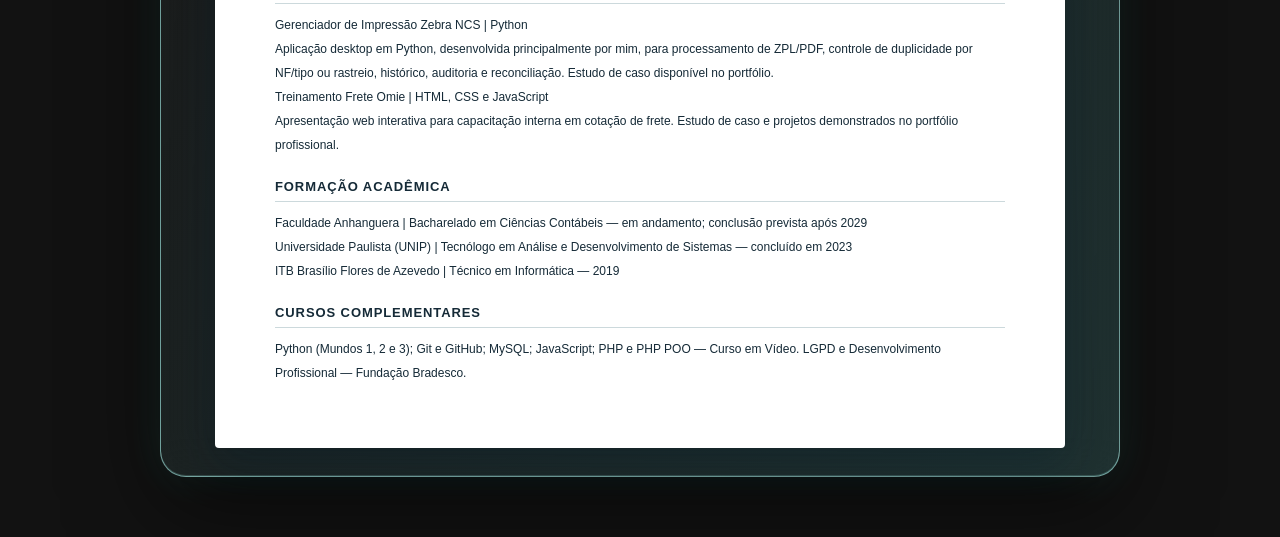
<file: curriculos/tecnologia.html>
<!doctype html><html lang="pt-BR"><head><meta charset="UTF-8"><meta name="viewport" content="width=device-width,initial-scale=1"><meta name="robots" content="noindex"><title>Currículo — Tecnologia e Desenvolvimento | Ivan Victor</title><link rel="stylesheet" href="liquid-glass.css?v=3.8.1"></head><body><div class="page-shell"><nav class="toolbar" aria-label="Ações do currículo"><a href="../index.html#curriculos">← Voltar ao portfólio</a><button type="button" onclick="window.print()">Imprimir / Salvar como PDF</button></nav><header class="intro"><div class="eyebrow">Currículo profissional</div><h2>Experiência que gera resultados</h2><p>Conheça minha trajetória, competências e projetos. Consulte o documento abaixo ou salve uma cópia em PDF.</p></header><div class="glass-frame"><main class="resume-paper" id="documento"><h1>IVAN VICTOR AZEVEDO SILVA</h1><p class="subtitle">DESENVOLVIMENTO PYTHON | AUTOMAÇÃO | INTEGRAÇÃO DE SISTEMAS</p><p>Jandira, SP | (11) 97596-1980 | iivanvictor@outlook.com</p><p>LinkedIn | GitHub | Portfólio</p><h2>RESUMO PROFISSIONAL</h2><p>Formado em Análise e Desenvolvimento de Sistemas, com experiência prática em Python aplicado à automação de processos</p><p>logísticos. Responsável principal pelo desenvolvimento de gerenciador de impressão Zebra com processamento ZPL/PDF, controle</p><p>de duplicidades, histórico e auditoria. Atuação também na configuração da integração nativa Omie–Correios e no desenvolvimento</p><p>de apresentação web interativa.</p><h2>COMPETÊNCIAS TÉCNICAS</h2><p class="bullet">Python; automação de arquivos e processos; aplicações desktop; CustomTkinter e pywin32</p><p class="bullet">ZPL, PDF, pypdf, pdf2image e impressora Zebra GC420t</p><p class="bullet">Git/GitHub; testes unitários; tratamento de erros; histórico e auditoria</p><p class="bullet">Configuração de integração nativa Omie–Correios; NF-e/XML e SGPWeb</p><p class="bullet">HTML5, CSS3 e JavaScript; GitHub Pages; Excel avançado</p><p class="bullet">SQL, MySQL, Java e PHP: conhecimentos de formação e cursos</p><h2>EXPERIÊNCIA PROFISSIONAL</h2><p>NCS do Brasil | Analista de Operações</p><p>Set/2026 – Atual | Barueri, SP</p><p class="bullet">Desenvolvimento principal e implantação de aplicação desktop em Python para impressoras Zebra, com processamento de</p><p>ZPL/PDF, controle de duplicidades, histórico e auditoria.</p><p class="bullet">Implementação e testes de funcionalidades de reconciliação e tratamento de erros; validação com impressora física Zebra</p><p>GC420t.</p><p class="bullet">Configuração e validação da integração nativa Omie–Correios; padronização do fluxo XML/SGPWeb para pedidos multivolume.</p><p class="bullet">Participação no conjunto de melhorias que resultou em redução estimada de aproximadamente 50% no tempo de expedição,</p><p>conforme observação da rotina operacional.</p><p class="bullet">Criação de apresentação web interativa para treinamento dos colaboradores no fluxo Omie–Correios.</p><p>Supermercado Mirassol | Escrita Fiscal</p><p>Abr/2024 – Ago/2026 | Barueri, SP</p><p class="bullet">Conferência, organização e lançamento de notas fiscais no sistema.</p><p class="bullet">Classificação tributária de documentos e mercadorias, incluindo CFOP, CST e NCM.</p><p class="bullet">Cadastro de fornecedores e produtos e preparação de informações para SPED, EFD ou DCTF, sem responsabilidade de</p><p>transmissão declarada.</p><p>Supermercado Mirassol | Operador de Caixa</p><p>Ago/2023 – Abr/2024 | Barueri, SP</p><p class="bullet">Atendimento ao cliente, registro de vendas, emissão de documentos fiscais, conferência de pagamentos e fechamento de caixa.</p><p>NCS do Brasil | Assistente de Produção</p><p>Jan/2023 – Jul/2023 | Barueri, SP</p><p class="bullet">Montagem de equipamentos respiratórios, conferência de qualidade e controle de materiais e insumos.</p><p>CSU BR | Assistente de Operações em Telemarketing</p><p>Abr/2020 – Mar/2022 | Barueri, SP</p><p class="bullet">Suporte operacional a atendentes, esclarecimento de procedimentos e acompanhamento de indicadores.</p><p>Tribunal de Justiça de São Paulo | Estagiário Administrativo</p><p>Jan/2019 – Dez/2019 | Jandira, SP</p><p class="bullet">Controle e tramitação de processos, organização documental, apoio administrativo-financeiro e almoxarifado; utilização do</p><p>sistema SAJ.</p><h2>PROJETOS EM DESTAQUE</h2><p>Gerenciador de Impressão Zebra NCS | Python</p><p>Aplicação desktop em Python, desenvolvida principalmente por mim, para processamento de ZPL/PDF, controle de duplicidade por</p><p>NF/tipo ou rastreio, histórico, auditoria e reconciliação. Estudo de caso disponível no portfólio.</p><p>Treinamento Frete Omie | HTML, CSS e JavaScript</p><p>Apresentação web interativa para capacitação interna em cotação de frete. Estudo de caso e projetos demonstrados no portfólio</p><p>profissional.</p><h2>FORMAÇÃO ACADÊMICA</h2><p>Faculdade Anhanguera | Bacharelado em Ciências Contábeis — em andamento; conclusão prevista após 2029</p><p>Universidade Paulista (UNIP) | Tecnólogo em Análise e Desenvolvimento de Sistemas — concluído em 2023</p><p>ITB Brasílio Flores de Azevedo | Técnico em Informática — 2019</p><h2>CURSOS COMPLEMENTARES</h2><p>Python (Mundos 1, 2 e 3); Git e GitHub; MySQL; JavaScript; PHP e PHP POO — Curso em Vídeo. LGPD e Desenvolvimento</p><p>Profissional — Fundação Bradesco.</p></main></div></div></body></html>
</file>
<file: css/style.css>
:root {
  color-scheme: dark;
  --bg: #0b1725;
  --surface: #112234;
  --ink: #f5f6f4;
  --muted: #b4c1cd;
  --accent: #66e0c4;
  --line: #2c3b4b;
  --radius: 18px;
  font-family:
    Inter,
    ui-sans-serif,
    system-ui,
    -apple-system,
    BlinkMacSystemFont,
    "Segoe UI",
    sans-serif;
  font-synthesis: none;
}
* {
  box-sizing: border-box;
}
html {
  scroll-behavior: smooth;
  scroll-padding-top: 100px;
}
body {
  margin: 0;
  background: var(--bg);
  color: var(--ink);
  line-height: 1.65;
}
button,
input,
textarea {
  font: inherit;
}
button,
a,
input,
textarea {
  -webkit-tap-highlight-color: transparent;
}
a {
  color: inherit;
  text-underline-offset: 5px;
}
button,
a {
  touch-action: manipulation;
}
button {
  cursor: pointer;
}
img {
  max-width: 100%;
  height: auto;
  display: block;
}
h1,
h2,
h3,
p {
  margin: 0;
}
h1,
h2,
h3 {
  line-height: 1.1;
  letter-spacing: -0.045em;
}
p {
  color: var(--muted);
}
h1 {
  font-size: clamp(3.3rem, 6.5vw, 6.3rem);
  font-weight: 750;
}
h2 {
  font-size: clamp(2.3rem, 4.5vw, 4rem);
  font-weight: 650;
}
h3 {
  font-size: 1.65rem;
  font-weight: 650;
}
a,
button {
  transition:
    background-color 0.18s,
    color 0.18s,
    border-color 0.18s;
}
a:hover {
  color: var(--accent);
}
:focus-visible {
  outline: 3px solid var(--accent);
  outline-offset: 6px;
}
section {
  scroll-margin-top: 24px;
}
::selection {
  background: var(--accent);
  color: var(--bg);
}
[hidden] {
  display: none !important;
}
.container {
  width: min(1180px, calc(100% - 64px));
  margin-inline: auto;
}
.accent {
  color: var(--accent);
}
.eyebrow {
  font-size: 0.73rem;
  letter-spacing: 0.16em;
  font-weight: 700;
  text-transform: uppercase;
}
.section {
  padding-block: 104px;
}
.sr-only {
  position: absolute;
  width: 1px;
  height: 1px;
  padding: 0;
  margin: -1px;
  overflow: hidden;
  clip-path: inset(50%);
  white-space: nowrap;
  border: 0;
}
.skip-link {
  position: fixed;
  top: 12px;
  left: 12px;
  z-index: 30;
  transform: translateY(-180%);
  background: var(--accent);
  color: var(--bg);
  padding: 12px 20px;
  border-radius: 8px;
}
.skip-link:focus {
  transform: none;
  color: var(--bg);
}
.site-header {
  border-bottom: 1px solid var(--line);
  background: var(--bg);
}
.header-inner {
  min-height: 100px;
  display: flex;
  justify-content: space-between;
  align-items: center;
  gap: 24px;
}
.brand {
  display: inline-flex;
  gap: 12px;
  align-items: center;
  text-decoration: none;
  font-weight: 650;
  letter-spacing: -0.04em;
  font-size: 1.1rem;
}
.brand img {
  border-radius: 8px;
}
.brand .accent {
  margin-inline: 2px;
}
.header-inner nav {
  display: flex;
  gap: 32px;
  align-items: center;
}
.header-inner nav a {
  text-decoration: none;
  font-size: 0.86rem;
  color: var(--muted);
  padding-block: 12px;
}
.header-inner nav a:hover {
  color: var(--accent);
}
.header-inner nav .nav-contact {
  color: var(--ink);
  border: 1px solid var(--line);
  padding: 10px 18px;
  border-radius: 8px;
}
.nav-contact span {
  margin-left: 14px;
}
.menu-toggle {
  border: 1px solid var(--line);
  border-radius: 8px;
  background: var(--surface);
  color: var(--ink);
  padding: 10px 14px;
  min-height: 44px;
}
.hero {
  padding-block: 88px 96px;
  display: grid;
  grid-template-columns: minmax(0, 1.35fr) minmax(0, 0.85fr);
  gap: 80px;
  align-items: center;
}
.hero .eyebrow {
  display: flex;
  gap: 10px;
  align-items: center;
  margin-bottom: 24px;
}
.dot {
  width: 7px;
  height: 7px;
  border-radius: 50%;
  background: var(--accent);
  flex: none;
}
.intro {
  font-size: 1.1rem;
  max-width: 46ch;
  margin-top: 28px;
}
.actions {
  display: flex;
  align-items: center;
  flex-wrap: wrap;
  gap: 26px;
  margin-top: 32px;
}
.button {
  display: inline-flex;
  justify-content: center;
  align-items: center;
  gap: 24px;
  padding: 14px 22px;
  background: var(--accent);
  border: 1px solid var(--accent);
  border-radius: 8px;
  color: var(--bg);
  font-size: 0.88rem;
  font-weight: 750;
  text-decoration: none;
  min-height: 48px;
}
.button:hover {
  color: var(--bg);
  background: #9cedd9;
  border-color: #9cedd9;
}
.text-link {
  display: inline-flex;
  align-items: center;
  gap: 12px;
  font-weight: 650;
  font-size: 0.9rem;
  min-height: 44px;
}
.hero-note {
  font-size: 0.78rem;
  margin-top: 32px;
}
.portrait {
  border: 1px solid var(--line);
  border-radius: 24px;
  overflow: hidden;
  background: #021c30;
  position: relative;
}
.portrait img {
  width: 100%;
  height: auto;
}
.portrait-caption {
  padding: 18px 20px;
  display: flex;
  flex-direction: column;
  gap: 4px;
  border-top: 1px solid var(--line);
  font-size: 0.58rem;
  letter-spacing: 0.12em;
  color: var(--muted);
  background: var(--surface);
}
.principles {
  border-block: 1px solid var(--line);
  background: var(--surface);
}
.principles .container {
  display: flex;
  justify-content: space-between;
  gap: 20px;
  align-items: center;
  padding-block: 20px;
  font-size: 0.8rem;
  color: var(--muted);
}
.principles [aria-hidden] {
  color: var(--accent);
  font-size: 1.4rem;
}
.section-heading {
  display: flex;
  justify-content: space-between;
  align-items: end;
  gap: 40px;
  margin-bottom: 48px;
}
.section-heading > .eyebrow,
.section .eyebrow {
  margin-bottom: 20px;
}
.section-heading > p {
  max-width: 33ch;
  font-size: 0.95rem;
}
.projects {
  display: grid;
  grid-template-columns: repeat(2, minmax(0, 1fr));
  gap: 32px;
}
.project {
  border: 1px solid var(--line);
  border-radius: var(--radius);
  overflow: hidden;
  background: var(--surface);
  display: flex;
  flex-direction: column;
}
.project-art {
  width: 100%;
  height: 310px;
  object-fit: cover;
  object-position: top;
  background: #1f2d3b;
  border-bottom: 1px solid var(--line);
}
.project-body {
  padding: 30px;
  display: flex;
  flex-direction: column;
  flex: 1;
}
.project-body .eyebrow {
  font-size: 0.62rem;
  margin-bottom: 12px;
}
.project-body h3 {
  margin-bottom: 16px;
}
.project-body > p:not(.eyebrow):not(.stack) {
  font-size: 0.92rem;
}
.stack {
  font-size: 0.73rem;
  color: var(--accent);
  line-height: 1.7;
  margin-top: 24px;
  letter-spacing: 0.015em;
}
.project-body .text-link {
  align-self: start;
  margin-top: auto;
  padding-top: 22px;
}
.project-body .stack {
  margin-bottom: 4px;
}
.training,
.tasks {
  padding: 30px;
  display: flex;
  flex-direction: column;
  justify-content: center;
  gap: 20px;
}
.training {
  background: #d9e7d8;
  color: #153c32;
}
.training > span,
.tasks > span {
  font-size: 0.62rem;
  letter-spacing: 0.14em;
  font-weight: 750;
}
.training strong,
.tasks strong {
  font-size: clamp(1.8rem, 3vw, 2.8rem);
  letter-spacing: -0.04em;
  line-height: 1.05;
}
.flow {
  display: flex;
  gap: 14px;
}
.flow > span {
  flex: 1;
  border-top: 1px solid #7b9c8c;
  padding-top: 10px;
  font-size: 0.72rem;
}
.tasks {
  background: #253b58;
}
.tasks > span {
  color: #c8d8ea;
}
.tasks > div {
  border-bottom: 1px solid #6f88a4;
  padding-bottom: 7px;
  font-size: 0.8rem;
}
.tasks > div:first-of-type {
  color: #9bedcf;
}
.all-projects {
  margin-top: 28px;
}
.expertise {
  background: var(--surface);
  border-block: 1px solid var(--line);
}
.expertise-grid {
  display: grid;
  grid-template-columns: repeat(3, minmax(0, 1fr));
  gap: 36px;
  margin-top: 48px;
}
.expertise-grid article {
  padding-top: 24px;
  border-top: 1px solid var(--line);
}
.card-number {
  font-size: 0.8rem;
  color: var(--accent);
}
.expertise-grid h3 {
  margin: 28px 0 16px;
  font-size: 1.4rem;
}
.expertise-grid p {
  font-size: 0.9rem;
}
.expertise-grid .stack {
  font-size: 0.72rem;
}
.about {
  display: grid;
  grid-template-columns: 1fr 1.1fr;
  gap: 90px;
}
.about-copy p + p {
  margin-top: 22px;
}
.about-copy .lead {
  font-size: 1.45rem;
  line-height: 1.5;
  color: var(--ink);
  letter-spacing: -0.02em;
}
.social-links {
  display: flex;
  gap: 24px;
  flex-wrap: wrap;
  margin-top: 28px;
  font-size: 0.85rem;
}
.social-links a {
  min-height: 44px;
  display: inline-flex;
  align-items: center;
}
.contact {
  background: var(--surface);
  border-block: 1px solid var(--line);
}
.contact-grid {
  display: grid;
  grid-template-columns: 1fr 1fr;
  gap: 90px;
}
.contact-grid > div > p:not(.eyebrow) {
  max-width: 38ch;
  margin-top: 26px;
}
.contact-links {
  display: flex;
  flex-direction: column;
  align-items: flex-start;
  margin-top: 30px;
  gap: 8px;
}
.contact-links a {
  overflow-wrap: anywhere;
  min-height: 44px;
  display: inline-flex;
  align-items: center;
  font-size: 0.95rem;
}
form {
  display: flex;
  flex-direction: column;
  gap: 18px;
}
.field {
  display: flex;
  flex-direction: column;
  gap: 8px;
}
label {
  font-size: 0.83rem;
  font-weight: 600;
}
label span {
  color: var(--muted);
  font-weight: 400;
}
input,
textarea {
  width: 100%;
  min-width: 0;
  border: 1px solid #53697e;
  border-radius: 8px;
  background: var(--bg);
  color: var(--ink);
  padding: 12px 14px;
}
input {
  min-height: 48px;
}
textarea {
  resize: vertical;
  min-height: 120px;
}
.form-note {
  font-size: 0.75rem;
  line-height: 1.6;
}
form .button {
  align-self: flex-start;
}
.footer {
  display: flex;
  justify-content: space-between;
  gap: 32px;
  align-items: center;
  padding-block: 36px;
}
.footer > p {
  font-weight: 650;
  color: var(--ink);
}
.footer > p > span:not(.accent) {
  font-weight: 400;
  color: var(--muted);
  font-size: 0.76rem;
}
.footer .social-links {
  margin: 0;
}
@media (min-width: 761px) {
  .menu-toggle {
    display: none;
  }
}
@media (max-width: 1000px) {
  .hero {
    gap: 40px;
  }
  .header-inner nav {
    gap: 18px;
  }
  .brand {
    font-size: 1rem;
  }
  .about,
  .contact-grid {
    gap: 40px;
  }
  .expertise-grid {
    gap: 24px;
  }
  .section {
    padding-block: 80px;
  }
}
@media (max-width: 760px) {
  html {
    scroll-padding-top: 24px;
  }
  .container {
    width: calc(100% - 40px);
  }
  .header-inner {
    flex-wrap: wrap;
    min-height: 80px;
    padding-block: 14px;
    gap: 12px;
  }
  .brand img {
    width: 36px;
    height: 36px;
  }
  .header-inner nav {
    flex-basis: 100%;
    flex-direction: column;
    align-items: stretch;
    gap: 0;
    padding: 12px 0;
  }
  .header-inner nav a {
    padding: 12px;
  }
  .header-inner nav .nav-contact {
    margin-top: 8px;
  }
  .hero {
    grid-template-columns: minmax(0, 1fr);
    gap: 48px;
    padding-block: 56px;
  }
  .hero .eyebrow {
    font-size: 0.61rem;
    letter-spacing: 0.1em;
  }
  .hero h1 {
    font-size: clamp(3.3rem, 12vw, 5rem);
  }
  .intro {
    font-size: 1rem;
  }
  .portrait {
    max-width: 330px;
    width: 100%;
    justify-self: center;
    border-radius: 20px;
  }
  .hero-note {
    margin-top: 24px;
  }
  .principles .container {
    flex-wrap: wrap;
    justify-content: center;
    font-size: 0.7rem;
    gap: 8px 16px;
  }
  .principles [aria-hidden] {
    display: none;
  }
  .section {
    padding-block: 64px;
  }
  .section-heading {
    display: block;
    margin-bottom: 32px;
  }
  .section-heading > p {
    margin-top: 24px;
    max-width: 42ch;
  }
  .projects {
    grid-template-columns: minmax(0, 1fr);
    gap: 24px;
  }
  .project-art {
    height: 300px;
  }
  .project-body {
    padding: 24px;
  }
  .training,
  .tasks {
    padding: 28px;
  }
  .training strong,
  .tasks strong {
    font-size: 2.6rem;
  }
  .expertise-grid {
    grid-template-columns: minmax(0, 1fr);
    gap: 32px;
    margin-top: 32px;
  }
  .expertise-grid h3 {
    margin-top: 16px;
  }
  .about,
  .contact-grid {
    grid-template-columns: minmax(0, 1fr);
    gap: 32px;
  }
  .about-copy .lead {
    font-size: 1.25rem;
  }
  .footer {
    align-items: flex-start;
    flex-direction: column;
    gap: 20px;
  }
  .footer .social-links {
    gap: 20px;
  }
  .actions {
    gap: 16px 24px;
  }
  .hero-copy {
    min-width: 0;
  }
}
@media (prefers-reduced-motion: reduce) {
  html {
    scroll-behavior: auto;
  }
  *,
  *::before,
  *::after {
    animation: none !important;
    transition: none !important;
  }
}
.featured {
  grid-column: 1/-1;
  display: grid;
  grid-template-columns: 1fr 1fr;
}
.featured .project-art {
  height: 100%;
  min-height: 400px;
  border-bottom: 0;
  border-right: 1px solid var(--line);
}
.zpl-art {
  padding: 44px;
  background:
    radial-gradient(ellipse at 90% 10%, #24534d 0, transparent 65%), #152e32;
  display: flex;
  flex-direction: column;
  justify-content: center;
  gap: 28px;
}
.zpl-art .eyebrow {
  font-size: 0.65rem;
  color: #b2d7cd;
}
.zpl-art strong {
  font-size: clamp(2.4rem, 4vw, 3.8rem);
  line-height: 1.07;
  letter-spacing: -0.05em;
  color: #e0fff3;
}
.zpl-art > p:last-child {
  font-size: 0.8rem;
}
.zpl-flow {
  display: flex;
  align-items: center;
  gap: 12px;
  flex-wrap: wrap;
}
.zpl-flow > span:not([aria-hidden]) {
  border: 1px solid #6d9c92;
  border-radius: 8px;
  padding: 10px 14px;
  font-size: 0.8rem;
  color: #e0fff3;
}
.zpl-flow > [aria-hidden] {
  color: var(--accent);
}
.project-features {
  padding-left: 20px;
  color: var(--muted);
  font-size: 0.87rem;
  margin-bottom: 0;
}
.project-features li + li {
  margin-top: 8px;
}
.project-availability {
  font-size: 0.75rem !important;
  margin-top: 12px;
}
.featured .text-link {
  margin-top: 12px;
}
@media (max-width: 760px) {
  .featured {
    display: flex;
  }
  .featured .project-art {
    min-height: 310px;
    border-right: 0;
    border-bottom: 1px solid var(--line);
  }
  .zpl-art {
    padding: 28px;
  }
  .zpl-art strong {
    font-size: 2.8rem;
  }
}

.icon {
  width: 1.1em;
  height: 1.1em;
  flex: none;
  display: inline-block;
  vertical-align: -0.15em;
}

/* Keep the full project preview legible instead of cropping its interface. */
img.project-art {
  object-fit: contain;
  padding: 20px;
  background: #1c2b3b;
}

.case-details {
  margin-top: 24px;
  border-block: 1px solid var(--line);
}
.case-details summary {
  padding-block: 14px;
  cursor: pointer;
  font-size: 0.88rem;
  font-weight: 650;
}
.case-details summary:hover {
  color: var(--accent);
}
.case-details > div {
  padding-bottom: 18px;
}
.case-details p {
  font-size: 0.85rem;
}
.case-details p + p {
  margin-top: 14px;
}
.case-details strong {
  color: var(--ink);
}

.zpl-gallery {
  padding: 24px;
  min-width: 0;
  background: #10292e;
  border-right: 1px solid var(--line);
}
.zpl-gallery .eyebrow {
  color: #b2d7cd;
}
.gallery-link {
  display: block;
  border: 1px solid #4a6471;
  border-radius: 8px;
  overflow: hidden;
  text-decoration: none;
  background: var(--bg);
}
.gallery-link:hover {
  border-color: var(--accent);
}
.gallery-link img {
  width: 100%;
  height: auto;
}
.gallery-link > span:not(.sr-only) {
  display: block;
  padding: 10px 12px;
  font-size: 0.78rem;
  line-height: 1.4;
}
.gallery-note {
  font-size: 0.72rem;
  line-height: 1.6;
  margin: 16px 0;
}
.gallery-thumbnails {
  display: grid;
  grid-template-columns: repeat(3, minmax(0, 1fr));
  gap: 12px;
}
.gallery-thumbnails .gallery-link > span:not(.sr-only) {
  font-size: 0.68rem;
  padding: 8px;
}
.image-viewer {
  width: min(1280px, calc(100% - 32px));
  max-height: calc(100dvh - 32px);
  padding: 24px;
  border: 1px solid var(--line);
  border-radius: 14px;
  color: var(--ink);
  background: var(--bg);
  overflow: auto;
}
.image-viewer::backdrop {
  background: rgb(0 0 0 / 85%);
}
.viewer-header {
  display: flex;
  align-items: center;
  justify-content: space-between;
  gap: 20px;
  margin-bottom: 20px;
}
.viewer-header h2 {
  font-size: clamp(1.15rem, 3vw, 1.6rem);
  letter-spacing: -0.025em;
}
.viewer-close {
  flex: none;
  padding: 10px 16px;
  min-height: 44px;
  border: 1px solid #668293;
  border-radius: 8px;
  color: var(--ink);
  background: var(--surface);
}
.viewer-close:hover {
  border-color: var(--accent);
}
.viewer-image img {
  width: 100%;
  max-height: 70dvh;
  object-fit: contain;
}
#viewer-caption {
  margin-top: 16px;
  font-size: 0.85rem;
}
.viewer-original {
  display: inline-flex;
  align-items: center;
  min-height: 44px;
  margin-top: 8px;
  font-size: 0.8rem;
}
body:has(.image-viewer[open]) {
  overflow: hidden;
}
@media (max-width: 760px) {
  .zpl-gallery {
    border-right: 0;
    border-bottom: 1px solid var(--line);
    padding: 20px;
  }
  .image-viewer {
    padding: 16px;
  }
}

@media (max-width: 760px) {
  .gallery-thumbnails {
    grid-template-columns: repeat(2, minmax(0, 1fr));
  }
}

.case-result {
  border-left: 3px solid var(--accent);
  padding: 16px 18px;
  margin-top: 24px;
  background: var(--bg);
  border-radius: 0 8px 8px 0;
}
.case-result .eyebrow {
  margin-bottom: 10px;
}
.case-result strong {
  color: var(--accent);
  font-size: 1.1rem;
}
.case-result p:last-child {
  margin-top: 10px;
  font-size: 0.75rem;
  line-height: 1.6;
}

.project-body .demo-link {
  margin-top: 22px;
  align-self: flex-start;
  gap: 12px;
}
.project-body .case-details {
  margin-top: 20px;
}

#contact-status {
  font-size: 0.85rem;
  line-height: 1.6;
}
#contact-status:empty {
  display: none;
}
#prepared-email {
  align-self: flex-start;
}
button:disabled {
  cursor: wait;
  opacity: 0.65;
}

/* Evolução profissional v2: componentes incrementais */
.hero-metrics{display:grid;grid-template-columns:repeat(3,minmax(0,1fr));gap:12px;margin-top:32px}
.hero-metrics>div{padding:16px 14px;border:1px solid var(--line);border-radius:var(--radius);background:var(--surface);display:flex;flex-direction:column;gap:8px}
.hero-metrics strong{font-size:clamp(1.2rem,2.2vw,1.8rem);line-height:1.1;color:var(--accent)}
.hero-metrics span{font-size:.75rem;line-height:1.4;color:var(--muted)}
.process-art{background:linear-gradient(145deg,#102e40,#153c38);display:flex;flex-direction:column;justify-content:center;gap:24px;padding:32px;color:var(--ink);min-height:270px}
.process-art>span{font-size:.7rem;letter-spacing:.15em;color:var(--accent);font-weight:700}
.process-art>strong{font-size:clamp(1.8rem,3vw,2.6rem);line-height:1.1}
.process-art .flow{display:flex;gap:8px;flex-wrap:wrap}
.process-art .flow span{border:1px solid #547d7d;border-radius:8px;padding:9px 12px;font-size:.8rem}
@media(max-width:720px){.hero-metrics{grid-template-columns:1fr}.hero-metrics>div{padding:14px}.process-art{min-height:230px}}

/* Segunda etapa: hierarquia visual e interação */
.hero-metrics>div{transition:transform .2s ease,border-color .2s ease}
.hero-metrics>div:hover{transform:translateY(-3px);border-color:#4a817b}
.projects-intro{max-width:68ch;margin:0 0 24px;color:var(--muted);font-size:.92rem}
.study-divider{grid-column:1/-1;padding:32px 0 12px;border-top:1px solid var(--line);margin-top:18px}
.study-divider .eyebrow{color:var(--accent);margin-bottom:12px}
.study-divider h3{font-size:clamp(1.5rem,3vw,2.1rem);margin-bottom:10px}
.study-divider p:last-child{max-width:65ch;font-size:.9rem}
.process-case{border-color:#3e6c69}
.process-case .project-body h3{max-width:24ch}
@media(prefers-reduced-motion:reduce){.hero-metrics>div{transition:none}.hero-metrics>div:hover{transform:none}}
@media(max-width:760px){.study-divider{padding-top:24px}.projects-intro{font-size:.88rem}}

/* Correção v2.1: hierarquia dos cartões e cache de estilos */
.hero-metrics{display:grid;grid-template-columns:repeat(3,minmax(0,1fr));gap:12px;margin-top:32px}
.hero-metrics>div{min-width:0;display:flex;flex-direction:column;gap:8px;padding:16px;border:1px solid var(--line);border-radius:14px;background:var(--surface)}
.hero-metrics strong{display:block;color:var(--accent);font-size:clamp(1.25rem,2vw,1.8rem);line-height:1.15}
.hero-metrics span{display:block;color:var(--muted);font-size:.75rem;line-height:1.5}
.study-divider{grid-column:1/-1;width:100%;display:block;padding:32px 0 18px;border-top:1px solid var(--line);margin-top:20px}
.study-divider .eyebrow{color:var(--accent);margin-bottom:12px}
.study-divider h3{margin-bottom:10px}
.process-art{height:310px;min-height:310px;width:100%;display:flex;flex-direction:column;justify-content:center;align-items:flex-start;gap:22px;padding:32px;background:linear-gradient(135deg,#102e40,#153c38);color:var(--ink)}
.process-art>span{color:var(--accent);font-size:.7rem;font-weight:700;letter-spacing:.15em}
.process-art>strong{font-size:clamp(1.8rem,3vw,2.5rem);line-height:1.12}
.process-art .flow{display:flex;align-items:center;gap:8px;flex-wrap:wrap}
.process-art .flow span{display:block;padding:10px 12px;border:1px solid #547d7d;border-radius:8px;color:var(--ink);font-size:.8rem}
@media(max-width:760px){.hero-metrics{grid-template-columns:1fr}.process-art{min-height:250px;height:auto}.study-divider{padding-top:24px}}

/* v2.2 — cartão Omie no mesmo sistema visual do treinamento */
.project-art.training.process-art{background:#d9e7d8;color:#153c32;height:310px;min-height:310px;padding:30px;gap:20px;align-items:stretch;justify-content:center}
.project-art.training.process-art>span{color:#153c32;font-size:.62rem;letter-spacing:.14em;font-weight:750}
.project-art.training.process-art>strong{color:#153c32;font-size:clamp(1.8rem,3vw,2.8rem);letter-spacing:-.04em;line-height:1.05}
.project-art.training.process-art .flow{display:flex;gap:14px;align-items:stretch;flex-wrap:nowrap;width:100%}
.project-art.training.process-art .flow>span{flex:1;min-width:0;border:0;border-top:1px solid #7b9c8c;border-radius:0;padding:10px 0 0;background:transparent;color:#153c32;font-size:.72rem;line-height:1.55}
@media(max-width:760px){.project-art.training.process-art{height:310px;min-height:310px;padding:24px}.project-art.training.process-art .flow{gap:10px}}

/* v2.3 — narrativa do case e trajetória profissional */
.case-journey{display:grid;grid-template-columns:repeat(3,minmax(0,1fr));gap:12px;margin:24px 0 18px}
.case-journey>div{min-width:0;border:1px solid var(--line);border-radius:12px;padding:16px;background:var(--bg)}
.case-step{display:block;color:var(--accent);font-size:.62rem;font-weight:750;letter-spacing:.12em;margin-bottom:12px}
.case-journey h4{font-size:.96rem;line-height:1.25;margin:0 0 10px;color:var(--ink)}
.case-journey p{font-size:.78rem;line-height:1.6}
.case-caption{font-size:.78rem;margin:18px 0 0;color:var(--muted)}
.career{background:var(--bg);border-top:1px solid var(--line)}
.career-heading{display:grid;grid-template-columns:1.35fr 1fr;gap:48px;align-items:end;margin-bottom:46px}
.career-heading h2{margin-top:18px;max-width:18ch}
.career-heading>p{max-width:50ch}
.career-timeline{list-style:none;margin:0;padding:0;display:grid;gap:0}
.career-timeline li{display:grid;grid-template-columns:200px 1fr;gap:32px;border-top:1px solid var(--line);padding:28px 0}
.career-timeline li:last-child{border-bottom:1px solid var(--line)}
.career-period{font-size:.68rem;letter-spacing:.13em;color:var(--accent);font-weight:750;padding-top:8px}
.career-timeline h3{font-size:1.35rem;margin:0 0 12px}
.career-timeline p{max-width:75ch;font-size:.92rem}
.career-timeline .career-tags{font-size:.75rem;color:var(--accent);margin-top:14px}
@media(max-width:800px){.case-journey{grid-template-columns:1fr}.career-heading{grid-template-columns:1fr;gap:18px}.career-timeline li{grid-template-columns:1fr;gap:12px}.career-period{padding-top:0}}

/* v2.4 — refinamentos de legibilidade e interação em telas pequenas */
@media(max-width:760px){
  .hero h1{overflow-wrap:normal}
  .hero-copy,.project-body,.career-heading,.contact-grid>div{min-width:0}
  .hero-metrics>div{min-width:0}
  .case-journey>div{padding:18px}
  .case-journey h4{font-size:1rem}
  .case-journey p{font-size:.86rem}
  .career-timeline li{padding:24px 0}
  .career-timeline p{overflow-wrap:anywhere}
  .gallery-thumbnails .gallery-link{min-width:0}
  .gallery-thumbnails .gallery-link>span:not(.sr-only){overflow-wrap:anywhere}
  .viewer-header{align-items:flex-start;gap:12px}
}
@media(max-width:420px){
  .container{width:calc(100% - 32px)}
  .project-body{padding:22px}
  .zpl-gallery{padding:14px}
  .gallery-thumbnails{gap:8px}
  .gallery-thumbnails .gallery-link>span:not(.sr-only){font-size:.72rem;line-height:1.45}
  .project-art.training.process-art{padding:20px}
  .project-art.training.process-art .flow{gap:8px}
  .project-art.training.process-art .flow>span{font-size:.68rem;overflow-wrap:anywhere}
  .career-heading h2{overflow-wrap:break-word}
  .image-viewer{width:calc(100% - 16px);max-height:calc(100dvh - 16px);padding:12px}
}
@media(hover:none){.gallery-link,.viewer-close,.menu-toggle{min-height:44px}}

/* v2.5 — entradas discretas ativadas somente quando JS e IntersectionObserver estão disponíveis */
@media (prefers-reduced-motion: no-preference) {
  .reveal-ready [data-reveal]:not(.is-visible) {
    opacity: 0;
    transform: translate3d(0, 18px, 0);
  }
  .reveal-ready [data-reveal] {
    transition: opacity 680ms cubic-bezier(.22,1,.36,1), transform 680ms cubic-bezier(.22,1,.36,1);
    transition-delay: var(--reveal-delay, 0ms);
  }
  .reveal-ready [data-reveal].is-visible {
    opacity: 1;
    transform: translate3d(0,0,0);
  }
}
@media (prefers-reduced-motion: reduce) {
  [data-reveal] { opacity: 1 !important; transform: none !important; transition: none !important; }
}

/* v2.5 — vidro discreto, preservando contraste e animações de entrada */
@supports ((-webkit-backdrop-filter: blur(1px)) or (backdrop-filter: blur(1px))) {
  .site-header {
    background: rgba(11, 23, 37, .82);
    border-bottom-color: rgba(174, 233, 224, .19);
    -webkit-backdrop-filter: blur(14px) saturate(125%);
    backdrop-filter: blur(14px) saturate(125%);
  }
  .project {
    background: linear-gradient(145deg, rgba(43, 79, 88, .27), rgba(17, 34, 52, .92) 54%);
    border-color: rgba(174, 233, 224, .21);
    box-shadow: inset 0 1px 0 rgba(255,255,255,.07), 0 10px 28px rgba(0,0,0,.10);
    -webkit-backdrop-filter: blur(9px);
    backdrop-filter: blur(9px);
  }
  .header-inner nav .nav-contact {
    background: rgba(102,224,196,.06);
    border-color: rgba(174,233,224,.27);
  }
}
@media (hover:hover) and (prefers-reduced-motion:no-preference) {
  .project {
    transition: border-color 240ms ease, box-shadow 240ms ease, background-color 240ms ease;
  }
  .project:hover {
    border-color: rgba(102,224,196,.53);
    box-shadow: inset 0 1px 0 rgba(255,255,255,.12), 0 16px 34px rgba(0,0,0,.19);
  }
}

/* v2.6 — Liquid Glass perceptível na primeira dobra, sem comprometer o retrato */
.hero { position: relative; isolation: isolate; }
.hero::before {
  content: "";
  position: absolute;
  z-index: -1;
  pointer-events: none;
  inset: 3% -3% 5%;
  background:
    radial-gradient(ellipse 35% 42% at 79% 26%, rgba(53, 161, 156, .15), transparent 82%),
    radial-gradient(ellipse 35% 34% at 17% 86%, rgba(41, 113, 145, .14), transparent 84%);
}
.site-header {
  position: sticky;
  top: 0;
  z-index: 50;
  box-shadow: 0 10px 30px rgba(0, 0, 0, .10);
}
.hero-metrics > div {
  position: relative;
  overflow: hidden;
  background: linear-gradient(140deg, rgba(63, 139, 145, .22), rgba(19, 43, 62, .90) 62%, rgba(17, 34, 52, .93));
  border: 1px solid rgba(155, 235, 223, .38);
  box-shadow: inset 0 1px 0 rgba(255,255,255,.20), 0 12px 26px rgba(0,0,0,.14);
}
.hero-metrics > div::before {
  content: "";
  position: absolute;
  inset: 0 0 auto;
  height: 1px;
  background: linear-gradient(90deg, transparent, rgba(234,255,251,.72), transparent);
  pointer-events: none;
}
.portrait {
  border: 1px solid rgba(164, 235, 226, .46);
  box-shadow: inset 0 1px 0 rgba(255,255,255,.17), 0 22px 48px rgba(0,0,0,.24), 0 0 32px rgba(102,224,196,.075);
}
.portrait::after {
  content: "";
  position: absolute;
  inset: 0;
  pointer-events: none;
  border-radius: inherit;
  box-shadow: inset 0 1px 0 rgba(255,255,255,.28), inset 1px 0 0 rgba(255,255,255,.10);
}
.portrait-caption {
  background: linear-gradient(135deg, rgba(46, 97, 111, .38), rgba(17,34,52,.86));
  border-top-color: rgba(173,235,226,.34);
}
@supports ((-webkit-backdrop-filter: blur(1px)) or (backdrop-filter: blur(1px))) {
  .site-header {
    background: rgba(14, 34, 49, .67);
    border-bottom-color: rgba(174,233,224,.34);
    box-shadow: inset 0 1px 0 rgba(255,255,255,.08), 0 10px 30px rgba(0,0,0,.13);
    -webkit-backdrop-filter: blur(20px) saturate(150%);
    backdrop-filter: blur(20px) saturate(150%);
  }
  .hero-metrics > div {
    background: linear-gradient(145deg, rgba(75,160,162,.23), rgba(26,56,72,.70) 58%, rgba(17,34,52,.80));
    -webkit-backdrop-filter: blur(15px) saturate(140%);
    backdrop-filter: blur(15px) saturate(140%);
  }
  .portrait-caption {
    -webkit-backdrop-filter: blur(12px) saturate(130%);
    backdrop-filter: blur(12px) saturate(130%);
  }
}
@media (hover:hover) and (prefers-reduced-motion:no-preference) {
  .hero-metrics > div {
    transition: transform 260ms cubic-bezier(.22,1,.36,1), border-color 260ms ease, box-shadow 260ms ease;
  }
  .hero-metrics > div:hover {
    transform: translateY(-4px);
    border-color: rgba(102,224,196,.72);
    box-shadow: inset 0 1px 0 rgba(255,255,255,.27), 0 18px 32px rgba(0,0,0,.21);
  }
}
@media (max-width:760px) {
  .site-header { position: relative; }
  .hero::before { inset: 0; }
}

/* v3.0 — Glass Experience: sistema visual consistente, com fallback sólido */
:root {
  --glass-stroke: rgba(174, 236, 225, .33);
  --glass-highlight: rgba(255,255,255,.16);
  --glass-surface: linear-gradient(145deg, rgba(70,149,153,.20), rgba(22,51,68,.85) 58%, rgba(14,32,48,.91));
  --glass-shadow: inset 0 1px 0 var(--glass-highlight), 0 14px 32px rgba(0,0,0,.14);
}
html { scroll-padding-top: 108px; }
body {
  background-image:
    radial-gradient(ellipse 42% 23% at 89% 12%, rgba(35,134,127,.10), transparent 90%),
    radial-gradient(ellipse 40% 22% at 8% 43%, rgba(30,100,140,.08), transparent 90%),
    radial-gradient(ellipse 42% 24% at 85% 77%, rgba(33,117,114,.08), transparent 90%);
  background-attachment: scroll;
}
.site-header { border-bottom: 1px solid rgba(174,236,225,.3); }
.header-inner nav .nav-contact, .menu-toggle {
  border-color: var(--glass-stroke);
  box-shadow: inset 0 1px 0 rgba(255,255,255,.10);
}
.hero-metrics>div, .project, .expertise-grid article, .career-timeline li, #contact-form, .case-journey>div {
  border: 1px solid var(--glass-stroke);
  background: var(--glass-surface);
  box-shadow: var(--glass-shadow);
}
.hero-metrics>div, .project, .expertise-grid article, .career-timeline li, #contact-form, .case-journey>div {
  border-radius: 16px;
}
.expertise-grid { gap: 18px; }
.expertise-grid article { padding: 26px; min-width: 0; }
.expertise-grid h3 { margin-top: 20px; }
.career-timeline { display: grid; gap: 14px; }
.career-timeline li, .career-timeline li:last-child { border: 1px solid var(--glass-stroke); padding: 26px; }
#contact-form { padding: 28px; }
#contact-form input, #contact-form textarea {
  background: #0b1c2a;
  border-color: #55727f;
}
#contact-form input:focus-visible, #contact-form textarea:focus-visible {
  outline: 2px solid var(--accent);
  outline-offset: 2px;
}
.gallery-link, .image-viewer, .viewer-close, .case-details {
  border-color: var(--glass-stroke);
}
.image-viewer { background: #0b1725; box-shadow: 0 24px 70px rgba(0,0,0,.4); }
.viewer-header { padding: 10px 12px; border: 1px solid var(--glass-stroke); border-radius: 12px; background: #16313e; }
.principles { background: rgba(18,42,55,.86); }
@supports ((-webkit-backdrop-filter: blur(1px)) or (backdrop-filter: blur(1px))) {
  .hero-metrics>div, .project, .expertise-grid article, .career-timeline li, #contact-form, .case-journey>div {
    -webkit-backdrop-filter: blur(12px) saturate(135%);
    backdrop-filter: blur(12px) saturate(135%);
  }
  .viewer-header, .header-inner nav .nav-contact {
    background: rgba(31,72,83,.58);
    -webkit-backdrop-filter: blur(14px) saturate(135%);
    backdrop-filter: blur(14px) saturate(135%);
  }
}
@media (hover:hover) and (prefers-reduced-motion:no-preference) {
  .expertise-grid article, .career-timeline li, .case-journey>div {
    transition: border-color 260ms ease, box-shadow 260ms ease;
  }
  .expertise-grid article:hover, .career-timeline li:hover, .case-journey>div:hover {
    border-color: rgba(102,224,196,.66);
    box-shadow: inset 0 1px 0 rgba(255,255,255,.23), 0 18px 36px rgba(0,0,0,.19);
  }
}
@media(max-width:760px) {
  html { scroll-padding-top: 24px; }
  .expertise-grid { gap: 14px; }
  .expertise-grid article, .career-timeline li { padding: 22px; }
  #contact-form { padding: 20px; }
  .viewer-header { padding: 8px; }
}
@media(prefers-reduced-motion:reduce) {
  .expertise-grid article, .career-timeline li, .case-journey>div { transition: none !important; }
}

/* v3.2 — atalhos sem JavaScript para categorias de projetos */
.project-jump {
  display: flex;
  flex-wrap: wrap;
  gap: 12px;
  margin: 24px 0 28px;
}
.project-jump a {
  display: inline-flex;
  align-items: center;
  justify-content: space-between;
  gap: 18px;
  min-height: 44px;
  padding: 10px 16px;
  border: 1px solid rgba(102, 224, 196, .4);
  border-radius: 999px;
  background: rgba(17, 34, 52, .82);
  color: var(--ink);
  font-size: .9rem;
  font-weight: 600;
  text-decoration: none;
}
.project-jump a:hover,
.project-jump a:focus-visible {
  background: rgba(102, 224, 196, .12);
  border-color: var(--accent);
}
#projetos-profissionais, #projetos-estudo { scroll-margin-top: 24px; }
@media (max-width: 420px) {
  .project-jump { flex-direction: column; }
  .project-jump a { width: 100%; }
}

/* v3.2 — síntese de estudos de caso, sem métricas inventadas */
.case-highlights {
  display: grid;
  grid-template-columns: repeat(3, minmax(0, 1fr));
  gap: 10px;
  margin: 20px 0;
}
.case-highlights > div {
  min-width: 0;
  padding: 16px;
  border: 1px solid rgba(102,224,196,.2);
  border-radius: 12px;
  background: rgba(102,224,196,.055);
}
.case-highlights strong { display: block; color: var(--accent); font-size: .95rem; }
.case-highlights span { display: block; margin-top: 6px; color: var(--muted); font-size: .8rem; line-height: 1.45; }
@media (max-width: 640px) {
  .case-highlights { grid-template-columns: 1fr; }
}

/* v3.2 — cartões de estudo: hierarquia, foco e superfícies responsivas */
.study-card {
  position: relative;
  border-color: rgba(102, 224, 196, .22);
  background: linear-gradient(155deg, rgba(102, 224, 196, .045), transparent 60%), var(--surface);
  transition: transform .22s ease, border-color .22s ease, box-shadow .22s ease;
}
.study-card:hover, .study-card:focus-within {
  border-color: rgba(102, 224, 196, .58);
  box-shadow: 0 14px 35px rgba(0, 0, 0, .14);
}
.study-card:hover { transform: translateY(-3px); }
.study-card .project-art { object-position: center top; }
.study-card .project-body h3 { margin-bottom: 10px; }
.study-card .study-capability {
  display: inline-block;
  align-self: flex-start;
  margin: 0 0 16px;
  padding: 6px 10px;
  border: 1px solid rgba(102, 224, 196, .3);
  border-radius: 8px;
  background: rgba(102, 224, 196, .075);
  color: var(--accent);
  font-size: .72rem;
  font-weight: 600;
  line-height: 1.5;
}
@media (prefers-reduced-motion: reduce) {
  .study-card { transition: none; }
  .study-card:hover { transform: none; }
}


/* v3.5 — arquitetura dos estudos de caso, sem efeitos ou dependências extras */
.case-evidence { margin: 24px 0; padding: 20px; border: 1px solid var(--line); border-radius: 14px; background: var(--surface); }
.case-evidence h4 { margin: 0 0 16px; color: var(--ink); font-size: 1rem; }
.case-pipeline { list-style: none; counter-reset: case-stage; display: grid; grid-template-columns: repeat(2, minmax(0, 1fr)); gap: 12px; margin: 0; padding: 0; }
.case-pipeline li { counter-increment: case-stage; min-width: 0; padding: 14px; border: 1px solid var(--line); border-radius: 10px; background: rgba(102,224,196,.045); }
.case-pipeline li::before { content: counter(case-stage, decimal-leading-zero); display: block; margin-bottom: 8px; color: var(--accent); font-weight: 700; font-size: .75rem; }
.case-pipeline strong, .case-pipeline span { display: block; }
.case-pipeline strong { color: var(--ink); margin-bottom: 6px; }
.case-pipeline span, .case-caveat { color: var(--muted); font-size: .83rem; line-height: 1.6; }
.case-caveat { margin: 16px 0 0; }
@media (max-width: 640px) { .case-evidence { padding: 16px; } .case-pipeline { grid-template-columns: 1fr; } }

/* v3.7 — Evita deslocamento do cabeçalho: o menu com JS começa fechado
   antes da execução dos scripts defer. Sem JS, os links permanecem visíveis. */
@media (max-width: 760px) {
  .js-enabled .header-inner nav {
    display: none;
  }
  .js-enabled .header-inner nav[data-menu-open]:not([hidden]) {
    display: flex;
  }
}

/* v3.8 — Currículos: cartões acessíveis e responsivos */
.resume-grid{display:grid;grid-template-columns:repeat(3,minmax(0,1fr));gap:18px}
.resume-card{display:flex;flex-direction:column;align-items:flex-start;gap:16px;padding:28px;min-width:0;border:1px solid var(--glass-stroke);border-radius:16px;background:var(--glass-surface);box-shadow:var(--glass-shadow)}
.resume-card h3{font-size:clamp(1.25rem,2vw,1.6rem);line-height:1.2}
.resume-card p{color:var(--muted);font-size:.92rem;line-height:1.6;flex:1}
.resume-card .button{font-size:.82rem;min-height:44px;gap:12px;padding:12px 14px}
.resume-tag{font-size:.72rem;font-weight:700;letter-spacing:.08em;color:var(--accent);text-transform:uppercase}
@media(max-width:900px){.resume-grid{grid-template-columns:1fr}.resume-card{padding:24px}}
@media(hover:hover) and (prefers-reduced-motion:no-preference){.resume-card{transition:border-color .25s ease,transform .25s ease}.resume-card:hover{border-color:var(--accent);transform:translateY(-3px)}}
@media(prefers-reduced-motion:reduce){.resume-card{transition:none}}

/* v3.9 — recrutadores: ações claras, contraste e navegação responsiva. */
.hero .actions { gap: 14px 18px; }
.hero .button-secondary {
  background: rgba(14, 34, 49, .78);
  border-color: rgba(140, 229, 202, .72);
  color: var(--ink);
}
.hero .button-secondary:hover,
.hero .button-secondary:focus-visible {
  background: rgba(102, 224, 196, .15);
  border-color: var(--accent);
  color: var(--ink);
}
.hero-shortcut { margin-top: 16px; font-size: .85rem; }
.hero-shortcut a,
.resume-contact a { color: var(--accent); font-weight: 650; }
.hero-shortcut a:hover,
.resume-contact a:hover { text-decoration-thickness: 2px; }
.resume-guidance {
  max-width: 68ch;
  margin: -16px 0 28px;
  color: var(--muted);
  font-size: .95rem;
}
.resume-card { height: 100%; }
.resume-card .button { margin-top: auto; }
.resume-contact {
  margin-top: 28px;
  max-width: 74ch;
  font-size: .9rem;
}
#curriculos { scroll-margin-top: 112px; }
@media (max-width: 1000px) {
  .header-inner nav { gap: 12px; }
  .header-inner nav a { font-size: .8rem; }
}
@media (max-width: 760px) {
  #curriculos { scroll-margin-top: 24px; }
  .hero .actions { align-items: stretch; }
  .hero .actions .button { flex: 1 1 180px; text-align: center; }
  .hero .actions .text-link { flex-basis: 100%; }
  .resume-guidance { margin-top: 0; }
}
@media (max-width: 420px) {
  .hero .actions .button { flex-basis: 100%; }
}

/* v3.9 etapa 3 — hierarquia editorial e evidências dos estudos de caso */
.case-lead {
  margin: 12px 0 20px;
  padding: 12px 16px;
  border-left: 3px solid var(--accent);
  background: rgba(102,224,196,.065);
  border-radius: 0 10px 10px 0;
  color: var(--ink);
  line-height: 1.65;
}
.case-context { color: var(--muted); font-size: .88rem; line-height: 1.6; margin: 0 0 16px; }
.case-verification {
  margin: 24px 0;
  padding: 20px;
  border: 1px solid var(--glass-stroke);
  border-radius: 14px;
  background: var(--glass-surface);
}
.case-verification h4 { color: var(--ink); font-size: 1rem; margin: 0 0 12px; }
.case-verification ul { padding-left: 22px; margin: 0 0 14px; }
.case-verification li { margin: 8px 0; line-height: 1.6; }
.case-verification p { color: var(--muted); font-size: .85rem; line-height: 1.6; margin: 0; }
@media (max-width: 640px) {
  .case-lead { padding: 12px; }
  .case-verification { padding: 16px; }
}

/* Identidade visual IV — reforço discreto, sem interferir no conteúdo */
.brand-refined { gap: 12px; }
.brand-refined img { flex: 0 0 auto; object-fit: contain; }
.hero-copy { position: relative; isolation: isolate; }
.hero-brand-watermark {
  position: absolute; z-index: -1; pointer-events: none; user-select: none;
  width: min(38vw, 420px); height: auto; right: -4%; top: 4%;
  opacity: .075; filter: saturate(.85);
}
.about-signature { display: inline-flex; align-items: center; gap: 12px; margin-bottom: 22px; padding: 10px 14px; border: 1px solid var(--line); border-radius: 14px; background: var(--surface); }
.about-signature img { width: 36px; height: 36px; object-fit: contain; }
.about-signature span { display: flex; flex-direction: column; gap: 3px; font-size: .8rem; font-weight: 750; letter-spacing: .09em; color: var(--ink); }
.about-signature small { font-size: .59rem; font-weight: 500; letter-spacing: .055em; color: var(--muted); }
.footer-brand { display: flex; align-items: center; gap: 12px; min-width: 0; }
.footer-brand img { width: 44px; height: 44px; flex: 0 0 auto; object-fit: contain; }
.footer-brand p { margin: 0; }
.footer-brand p > span:not(.accent) { color: var(--muted); }
@media (max-width: 760px) {
  .brand-refined { gap: 9px; }
  .brand-refined img { width: 38px; height: 38px; }
  .hero-brand-watermark { width: 220px; right: -8px; top: 18px; opacity: .045; }
  .about-signature { max-width: 100%; }
  .about-signature small { line-height: 1.4; }
  .footer-brand img { width: 38px; height: 38px; }
}
@media (prefers-reduced-transparency: reduce) {
  .hero-brand-watermark { opacity: .025; }
}
</file>
<file: demos/login/src/css/style.css>
body {
  margin: 0;
  font-family: "Noto Sans jp", sans-serif;
}

body * {
  box-sizing: border-box;
}

.main-login {
  width: 100vw;
  height: 100vh;
  background: #201b2c;
  display: flex;
  justify-content: center;
  align-items: center;
}

.left-login {
  width: 50vw;
  height: 10vh;
  display: flex;
  justify-content: center;
  align-items: center;
  flex-direction: column;
}

.left-login > h1 {
  color: #77ffc0;
}

.left-login-image {
  width: 35vw;
}

.right-login {
  width: 50vw;
  height: 100vh;
  display: flex;
  justify-content: center;
  align-items: center;
}

.card-login {
  width: 60%;
  display: flex;
  justify-content: center;
  align-items: center;
  flex-direction: column;
  padding: 30px 35px;
  background: #2f2841;
  border-radius: 20px;
  box-shadow: 0px 10px 40px #00000056;
}

.card-login > h1 {
  color: #00ff88;
  font-weight: 800;
  margin: 0;
}

.textfield {
  width: 100%;
  display: flex;
  flex-direction: column;
  align-items: flex-start;
  justify-content: center;
  margin: 10px 0px;
}

.textfield > input {
  width: 100%;
  border: none;
  border-radius: 10px;
  padding: 15px;
  background: #514869;
  color: #f0ffffde;
  font-size: 12pt;
  box-shadow: 0px 10px 40px #00000056;
  outline: none;
  box-sizing: border-box;
}

.textfield > label {
  color: #f0ffffde;
  margin-bottom: 10px;
}

.textfield > input::placeholder {
  color: #f0ffff94;
}

.btn-login {
  width: 100%;
  padding: 16px 0px;
  margin: 25px;
  border: none;
  border-radius: 8px;
  outline: none;
  text-transform: uppercase;
  font-weight: 800;
  letter-spacing: 3px;
  color: #2b134b;
  background: #00ff88;
  cursor: pointer;
  box-shadow: 0px 10px 40px -12px #00ff8052;
}

/* Usando media para padronizar os tamanhos de tela */
@media only screen and (max-width: 950px) {
  .card-login {
    width: 85%;
  }
}

@media only screen and (max-width: 600px) {
  .main-login {
    flex-direction: column;
  }

  .left-login > h1 {
    display: none;
  }

  .left-login {
    width: 100%;
    height: auto;
  }

  .right-login {
    width: 100%;
    height: auto;
  }

  .left-login-image {
    width: 50vw;
  }

  .card-login {
    width: 90%;
  }
}
</file>
<file: demos/demo.css>
.demo-banner {
  box-sizing: border-box;
  position: relative;
  z-index: 5;
  display: flex;
  align-items: center;
  justify-content: space-between;
  gap: 12px;
  flex-wrap: wrap;
  padding: 16px 24px;
  background: #0b1725;
  color: #f5f6f4;
  font:
    14px/1.5 system-ui,
    sans-serif;
  text-align: left;
}
.demo-banner a {
  color: #66e0c4;
  text-decoration: underline;
  min-height: 44px;
  display: inline-flex;
  align-items: center;
}
.demo-banner span {
  font-size: 12px;
  color: #bac7d3;
}
body :focus-visible {
  outline: 3px solid #007b67;
  outline-offset: 4px;
}
.demo-banner a:focus-visible {
  outline-color: #66e0c4;
}
button,
input {
  font: inherit;
}
@media (prefers-reduced-motion: reduce) {
  * {
    animation: none !important;
    scroll-behavior: auto !important;
    transition: none !important;
  }
}
</file>
<file: demos/login/ajustes.css>
body {
  font-family: system-ui, sans-serif;
  background: #201b2c;
}
.main-login {
  min-height: calc(100svh - 70px);
  height: auto;
  padding: 40px 24px;
  gap: 32px;
  max-width: 1200px;
  margin: auto;
  width: 100%;
}
.left-login {
  height: auto;
  width: 50%;
}
.left-login h1 {
  font-size: clamp(1.5rem, 3vw, 2.4rem);
}
.right-login {
  width: 50%;
  height: auto;
  display: flex;
  justify-content: center;
}
.card-login {
  width: 100%;
  max-width: 420px;
  padding: 28px;
}
.card-login > h2 {
  color: #00ff88;
  font-size: 2rem;
  margin: 0;
}
.login-notice,
.login-feedback {
  color: #e2d9ef;
  font-size: 0.85rem;
  line-height: 1.6;
}
.btn-login {
  margin: 20px 0;
  letter-spacing: 0.05em;
}
.textfield input {
  font: inherit;
}
.left-login-image {
  width: 100%;
  max-width: 400px;
}
@media (max-width: 600px) {
  .main-login {
    padding: 28px 16px;
    gap: 24px;
  }
  .left-login,
  .right-login {
    width: 100%;
  }
  .left-login-image {
    width: 190px;
  }
  .card-login {
    padding: 24px;
  }
  .left-login > h1 {
    display: block;
    text-align: center;
    font-size: 1.5rem;
  }
}
</file>
<file: demos/pokedex/src/CSS/estilo.css>
body {
  font-family: "Poppins", sans-serif;
  max-width: 1280px;
  margin: 0 auto;
  background-color: #5e5b5bad;
  color: #333333;
}

body.modo-escuro {
  background-color: #212121;
  color: #f5f5f5;
}

header {
  display: flex;
  justify-content: space-between;
  padding: 25px;
}

header .logo,
header .imagem-botao {
  width: 30px;
  transition: 0.2s ease-in-out;
}

header #botao-alterar-tema {
  background: none;
  border: none;
}

header .logo:hover,
header .imagem-botao:hover,
main .cartao-pokemon:hover {
  transform: scale(1.05);
  cursor: pointer;
}

main {
  padding: 25px;
}

main .listagem-pokemon {
  display: flex;
  flex-wrap: wrap;
  gap: 30px;
  justify-content: center;
}

main .cartao-pokemon {
  background-color: #d9e3ec;
  width: 200px;
  padding: 15px;
  display: flex;
  flex-direction: column;
  align-items: center;
  gap: 15px;
  border-radius: 15px;
  transition: 0.2s ease-in-out;
}

main .cartao-pokemon:hover {
  background-color: #96d9d6;
}

.modo-escuro .cartao-pokemon {
  background-color: #a8a8a8;
}

main .cartao-pokemon .informacoes {
  display: flex;
  justify-content: space-between;
  border: 1px solid #333333;
  border-radius: 10px;
}
main .cartao-pokemon .informacoes span {
  padding: 5px;
  text-transform: uppercase;
  font-size: 17px;
}

main .cartao-pokemon .gif {
  width: 90px;
  height: 90px;
}

main .cartao-pokemon .tipos {
  display: flex;
  gap: 15px;
}

main .cartao-pokemon .tipo {
  padding: 8px;
  border-radius: 10px;
}

.grama {
  background-color: #7ac74c;
}

.veneno {
  background-color: #df67ddfb;
}

.fogo {
  background-color: #ee8130;
}

.agua {
  background-color: #6390f0;
}

.inseto {
  background-color: #a6b91a;
}

.voador {
  background-color: rgb(182, 217, 240);
}

main .descricao {
  max-height: 80px;
  overflow-y: scroll;
  font-size: 14px;
  padding-right: 10px;
}
</file>
<file: demos/pokedex/src/CSS/scrollbar.css>
*::-webkit-scrollbar {
  width: 12px;
}

*::-webkit-scrollbar-track {
  background: #f1e9e9;
}

*::-webkit-scrollbar-thumb {
  background-color: #582965;
  border-radius: 10px;
  border: 3px solid #ffffff;
}
</file>
<file: demos/pokedex/ajustes.css>
body {
  font-family: system-ui, sans-serif;
  color: #182530;
  background: #d9dce0;
}
header {
  align-items: center;
}
.demo-heading {
  font-size: 2rem;
  margin: 0 0 28px;
  text-align: center;
}
.modo-escuro .cartao-pokemon {
  color: #19242b;
}
.descricao {
  scrollbar-width: thin;
}
.cartao-pokemon {
  max-width: 100%;
}
.tipos {
  flex-wrap: wrap;
}
#botao-alterar-tema {
  padding: 12px;
  min-width: 48px;
  min-height: 48px;
  cursor: pointer;
}
.demo-credit {
  padding: 24px;
  font-size: 0.8rem;
  text-align: center;
}
@media (prefers-reduced-motion: reduce) {
  * {
    transition: none !important;
  }
  main .cartao-pokemon:hover {
    transform: none;
  }
}
</file>
<file: demos/tarefas/src/css/style.css>
* {
  margin: 0;
  padding: 0;
  box-sizing: border-box;
  font-family: "Bagel Fat One", cursive, sans-serif;
  outline: none;
}

.container {
  background-color: #d1d1d1;
  width: 500px;
  border-radius: 10px;
  padding: 20px;
  margin: 100px auto 0;
}

.input-task {
  border: none;
  border-radius: 5px;
  width: 300px;
  height: 40px;
  padding-left: 10px;
}

.button-add-task {
  border: none;
  border-radius: 5px;
  height: 40px;
  background-color: #003329;
  color: #ffffff;
  font-size: 17px;
  padding: 0 15px;
  float: right;
  cursor: pointer;
  font-weight: 700;
}

.button-add-task:hover {
  opacity: 0.8;
}

.button-add-task:active {
  opacity: 0.6;
}

.list-tasks {
  width: 100%;
  list-style: none;
  margin-top: 30px;
}

.task {
  background-color: #f2f2f2;
  box-shadow: 1px 4px 10px rgba(0, 0, 0, 0.2);
  height: 50px;
  display: flex;
  align-items: center;
  justify-content: space-between;
  padding: 0 15px;
  border-radius: 5px;
  margin-top: 20px;
  margin-bottom: 10px;
  cursor: pointer;
}

img {
  height: 25px;
  opacity: 0;
  transition: opacity 0.5s ease-in-out;
}

.task:hover img {
  opacity: 1;
}

.done {
  background-color: #8fac55;
  text-decoration: line-through;
}
</file>
<file: demos/tarefas/ajustes.css>
body {
  background: #192f32;
  font-family: system-ui, sans-serif;
}
.container {
  width: min(580px, calc(100% - 32px));
  margin: 48px auto;
  padding: 28px;
  color: #182b2b;
  font-family: system-ui, sans-serif;
}
.container * {
  font-family: inherit;
}
h1 {
  font-size: 1.6rem;
  line-height: 1.2;
  margin-bottom: 18px;
}
.task-intro {
  font-size: 0.9rem;
  line-height: 1.6;
  margin-bottom: 24px;
}
.task-form label {
  display: block;
  margin-bottom: 8px;
}
.task-entry {
  display: flex;
  gap: 10px;
}
.input-task {
  width: 100%;
  min-width: 0;
  flex: 1;
  height: 44px;
}
.button-add-task {
  float: none;
  min-height: 44px;
}
.list-task {
  list-style: none;
  padding: 0;
}
.task {
  height: auto;
  min-height: 64px;
  cursor: default;
  gap: 12px;
  padding: 12px;
}
.task p {
  flex: 1;
  overflow-wrap: anywhere;
}
.task button {
  border: 1px solid #64746a;
  border-radius: 6px;
  background: #fff;
  min-width: 44px;
  min-height: 44px;
  cursor: pointer;
  font-size: 1rem;
}
.task button:hover {
  background: #d5efdb;
}
.task.done {
  background: #c4e4c2;
  text-decoration: none;
}
.task.done p {
  text-decoration: line-through;
}
.task-feedback {
  margin-top: 20px;
  line-height: 1.6;
  font-size: 0.85rem;
}
.empty-state {
  padding: 24px 0;
  color: #3e5656;
}
@media (max-width: 400px) {
  .task-entry {
    flex-wrap: wrap;
  }
  .input-task {
    flex-basis: 100%;
  }
  .container {
    padding: 20px;
  }
  .task {
    gap: 8px;
  }
}
</file>
<file: curriculos/liquid-glass.css>
/* v3.8.1 | Visualização Liquid Glass — apenas tela; impressão permanece documental */
:root{color-scheme:dark;--navy:#061824;--navy-2:#0a2c39;--mint:#6bf3d5;--ice:#b5f7f0;--paper:#fff;font-family:Inter,"Segoe UI",Arial,sans-serif}
*{box-sizing:border-box}
html{min-width:0}
body{margin:0;min-height:100vh;color:#e8f8fa;background:radial-gradient(ellipse 55% 45% at 5% 18%,#12645a7d,transparent 75%),radial-gradient(ellipse 50% 55% at 95% 75%,#117a7970,transparent 76%),linear-gradient(145deg,#04121e,#09283a 55%,#061724);background-attachment:fixed}
body::before{content:"";position:fixed;inset:0;pointer-events:none;background:linear-gradient(115deg,transparent 20%,#a9fff50b 43%,transparent 60%);z-index:0}
.page-shell{position:relative;max-width:1050px;margin:0 auto;padding:26px 22px 60px}
.toolbar{display:flex;gap:14px;justify-content:space-between;align-items:center;flex-wrap:wrap;margin-bottom:30px}
.toolbar a,.toolbar button{display:inline-flex;align-items:center;justify-content:center;min-height:46px;padding:12px 20px;border:1px solid #9fffee75;border-radius:14px;background:linear-gradient(145deg,#8fffff25,#7bded10e);color:#eafffc;box-shadow:inset 0 1px #ffffff50,0 8px 25px #0004;backdrop-filter:blur(16px);-webkit-backdrop-filter:blur(16px);font:600 14px/1.4 inherit;text-decoration:none;cursor:pointer;transition:transform .2s,border-color .2s,background .2s}
.toolbar a:hover,.toolbar button:hover{transform:translateY(-2px);border-color:var(--mint);background:#6bf3d52d}
.toolbar :is(a,button):focus-visible{outline:3px solid var(--mint);outline-offset:4px}
.intro{text-align:center;margin:0 auto 28px;max-width:720px}
.intro .eyebrow{font-size:12px;font-weight:750;letter-spacing:.18em;color:var(--mint);text-transform:uppercase}
.intro h2{font-size:clamp(24px,4vw,38px);line-height:1.2;margin:12px 0;color:#f3fffd;letter-spacing:-.025em}
.intro p{font-size:15px;color:#c5dcdf;line-height:1.65}
.glass-frame{position:relative;max-width:960px;margin:auto;padding:clamp(12px,2.5vw,28px);border:1px solid #b4fff88c;border-radius:26px;background:linear-gradient(130deg,#b3fff32e,#f4ffff09 38%,#66d5d22a 100%);box-shadow:inset 0 1px #ffffff9c,inset 0 -1px #a5fff42e,0 30px 90px #0008,0 0 38px #52ffe51c;backdrop-filter:blur(22px) saturate(145%);-webkit-backdrop-filter:blur(22px) saturate(145%)}
.glass-frame::before{content:"";position:absolute;top:0;left:8%;right:8%;height:2px;background:linear-gradient(90deg,transparent,#a2fff3,transparent);filter:drop-shadow(0 0 9px #71ffe8)}
.resume-paper{background:var(--paper);color:#152a37;max-width:850px;margin:auto;padding:clamp(25px,5.8vw,60px);box-shadow:0 15px 45px #001a2b55;border-radius:4px}
.resume-paper h1{font-size:23px;letter-spacing:.025em;margin:0 0 10px}
.resume-paper h2{font-size:13px;letter-spacing:.07em;border-bottom:1px solid #ccd9dc;padding-bottom:7px;margin:25px 0 12px}
.resume-paper .subtitle{font-weight:700;color:#245e5a}
.resume-paper p{font-size:12px;line-height:1.5;margin:6px 0;overflow-wrap:anywhere}
.resume-paper .bullet{padding-left:16px;position:relative}
.resume-paper .bullet:before{content:"•";position:absolute;left:2px}
@media(max-width:600px){.page-shell{padding:16px 12px 36px}.toolbar{margin-bottom:22px}.toolbar a,.toolbar button{flex:1 1 220px}.glass-frame{border-radius:18px;padding:10px}.resume-paper{padding:24px 18px}.intro p{font-size:14px}}
@media(prefers-reduced-motion:reduce){.toolbar a,.toolbar button{transition:none}.toolbar a:hover,.toolbar button:hover{transform:none}}
@media print{@page{size:A4;margin:14mm}:root{color-scheme:light}html,body{background:white!important;color:#152a37!important}body::before,.toolbar,.intro,.glass-frame::before{display:none!important}.page-shell,.glass-frame,.resume-paper{display:block;max-width:none;margin:0;padding:0;border:0;border-radius:0;background:white!important;box-shadow:none!important;backdrop-filter:none!important;-webkit-backdrop-filter:none!important}.resume-paper h2{break-after:avoid}.resume-paper p{orphans:2;widows:2}}
</file>
